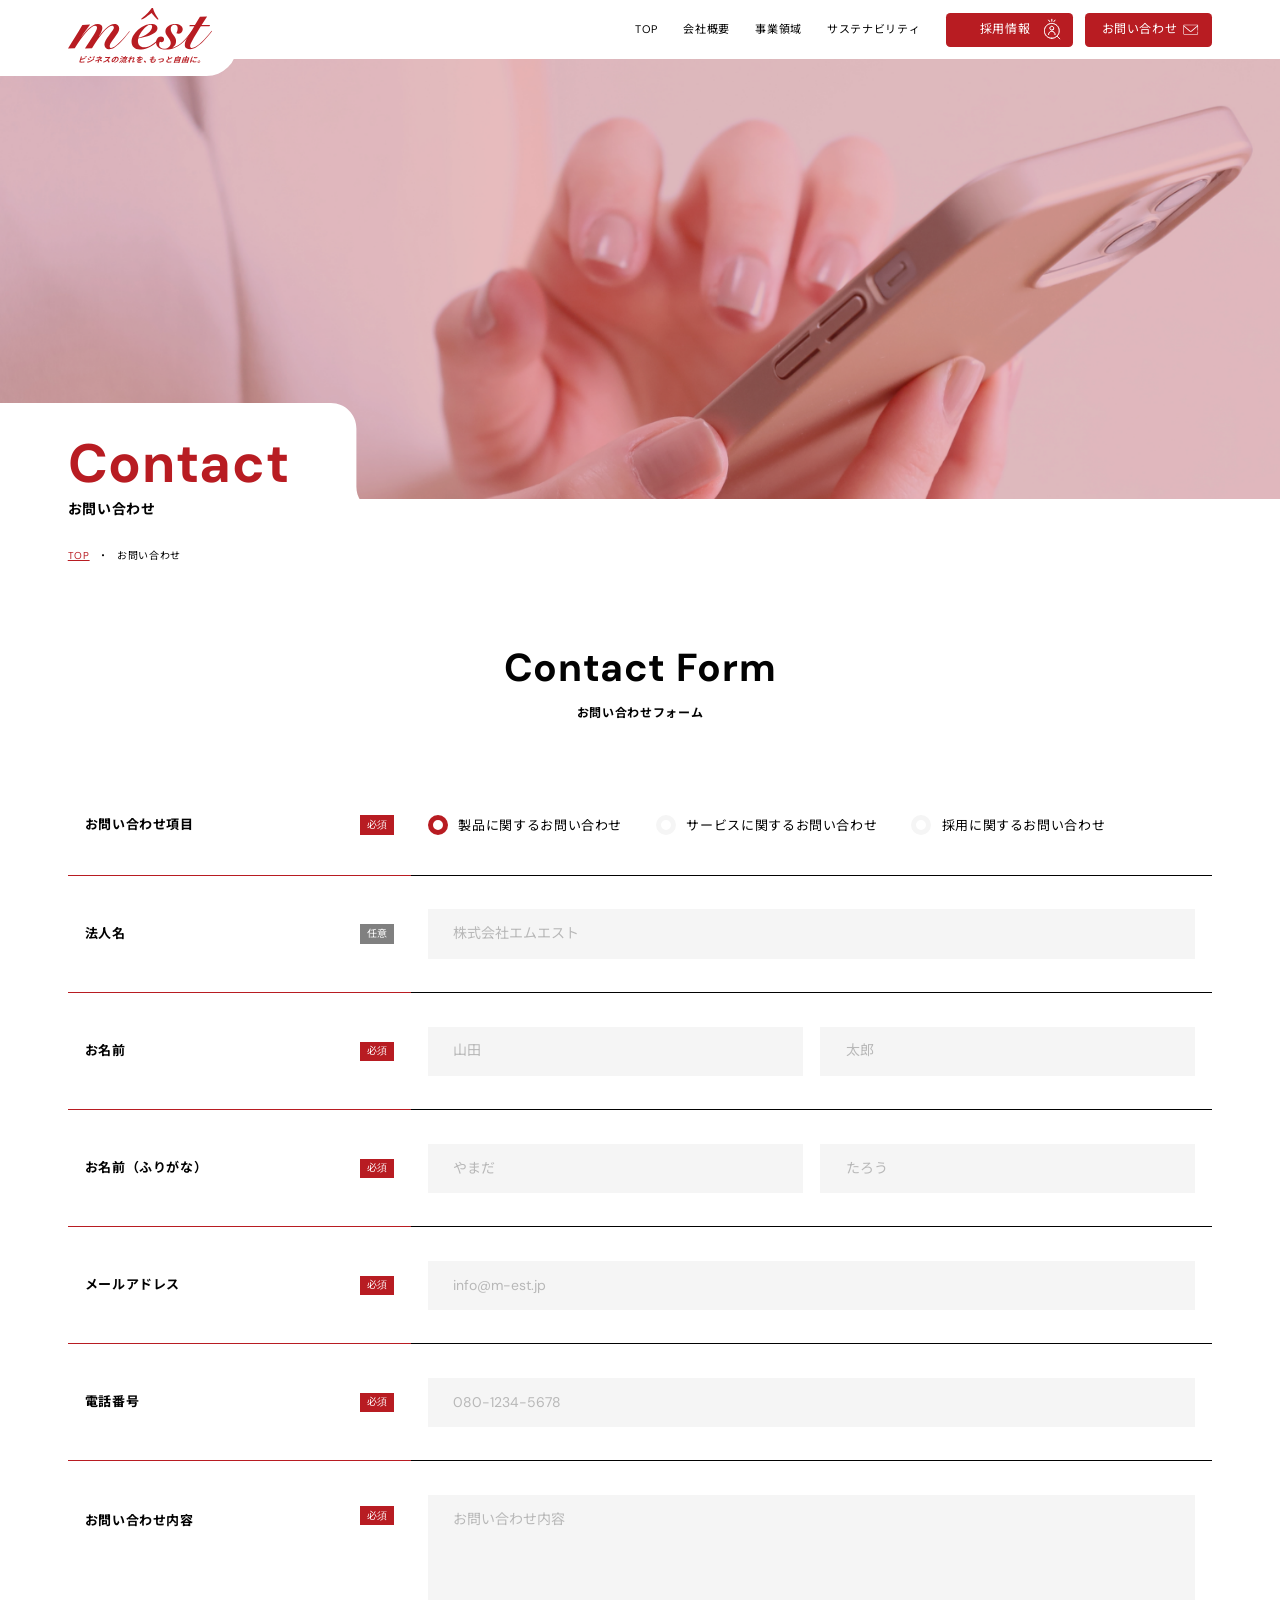
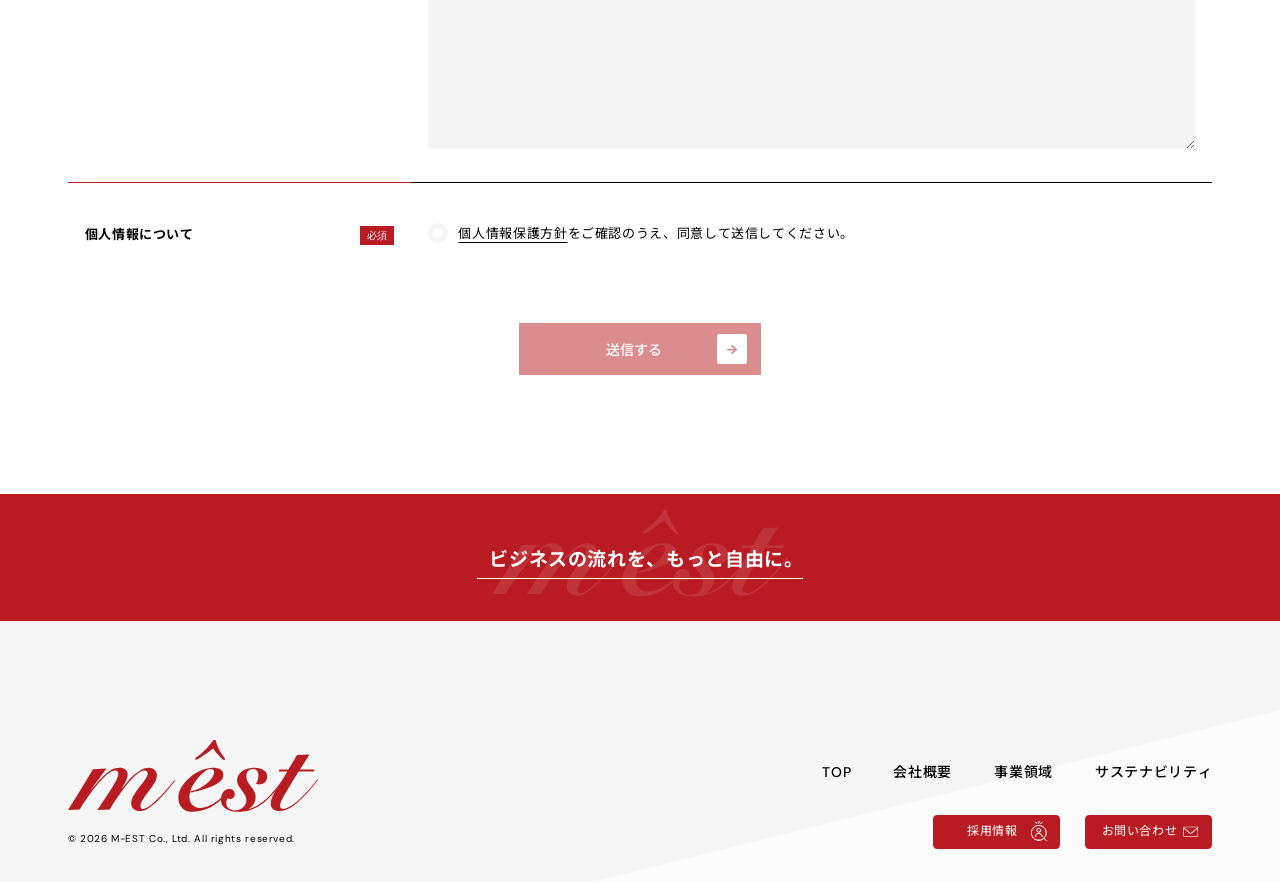
<file: contact/index.html>
<!DOCTYPE html>
<html lang="ja">

<head>
  <meta charset="UTF-8" />
  <meta name="viewport" content="width=device-width, initial-scale=1.0" />
  <title>お問い合わせ｜株式会社エムエスト｜物流から未来の「道」を創るホールディングス企業</title>
  <meta name="description"
    content="株式会社エムエストは「Goal to Smile」を企業理念に掲げる佐賀・大阪・東京を拠点とするホールディングス企業です。物流事業の革新を通じた新たな価値創造と、SDGs・社会貢献による持続可能な社会の実現を目指します" />

  <!-- favicon -->
  <link rel="icon" href="../favicon.ico" sizes="any" />

  <!-- OGP -->
  <meta property="og:type" content="website" />
  <meta property="og:title" content="お問い合わせ｜株式会社エムエスト｜物流から未来の「道」を創るホールディングス企業" />
  <meta property="og:description"
    content="株式会社エムエストは「Goal to Smile」を企業理念に掲げる佐賀・大阪・東京を拠点とするホールディングス企業です。物流事業の革新を通じた新たな価値創造と、SDGs・社会貢献による持続可能な社会の実現を目指します" />
  <meta property="og:image" content="https://m-est.jp/company/" />
  <meta property="og:url" content="https://m-est.jp/company/" />
  <meta property="og:site_name" content="株式会社エムエスト" />

  <!-- Twitter Card -->
  <meta name="twitter:card" content="summary_large_image" />
  <meta name="twitter:title" content="お問い合わせ｜株式会社エムエスト｜物流から未来の「道」を創るホールディングス企業" />
  <meta name="twitter:description"
    content="株式会社エムエストは「Goal to Smile」を企業理念に掲げる佐賀・大阪・東京を拠点とするホールディングス企業です。物流事業の革新を通じた新たな価値創造と、SDGs・社会貢献による持続可能な社会の実現を目指します" />
  <meta name="twitter:image" content="https://m-est.jp/ogp.jpg" />

  <link rel="stylesheet" href="../assets/css/style.css" />
</head>

<body>

  <header class="l-header">
    <div class="l-inner --lg">
      <div class="l-header__logo">
        <a href="../">
          <img src="../assets/images/common/logo-with-text-red.svg" alt="株式会社エムエスト">
        </a>
      </div>
      <div class="l-header__menu-button u-sp-only">
        <div class="inner">
          <div></div>
          <div></div>
        </div>
      </div>
      <div class="l-header__nav-list">
        <ul class="l-header__nav-list-text">
          <li>
            <a href="../">TOP</a>
          </li>
          <li>
            <a href="../company/">会社概要</a>
          </li>
          <li>
            <a href="../business/">事業領域</a>
          </li>
          <li>
            <a href="../sustainability/">サステナビリティ</a>
          </li>
        </ul>
        <ul class="l-header__nav-list-button">
          <li>
            <a class="c-small-button --search" href="../recruit/">採用情報</a>
          </li>
          <li>
            <a class="c-small-button --mail" href="../contact/">お問い合わせ</a>
          </li>
        </ul>
      </div>
    </div>
  </header>

  <main id="main" class="p-sub-contact subpage">

    <section class="subpage-mv">
      <div class="subpage-mv__key"></div>
      <h1 class="subpage-mv__title">
        <span class="en">Contact</span>
        <span class="jp">お問い合わせ</span>
      </h1>

      <ul class="l-bread">
        <li>
          <a href="../">TOP</a>
        </li>
        <li><span class="dot">・</span></li>
        <li>
          <span>お問い合わせ</span>
        </li>
      </ul>
    </section>

    <section class="p-sub-contact-form">
      <div class="l-inner --lg fade">
        <h2 class="c-title01 --center">
          <span class="en">Contact Form</span>
          <span class="jp">お問い合わせフォーム</span>
        </h2>

        <form action="confirm.php" method="post" class="c-table01 --form" id="js-form" novalidate>
          <div class="tr">
            <div class="th">お問い合わせ項目 <span class="require">必須</span></div>
            <div class="td">
              <div class="c-radio-group">
                <label class="c-radio">
                  <input type="radio" name="inquiry_type" value="製品に関するお問い合わせ" checked>
                  <span class="c-radio__mark"></span><span class="c-radio__text">製品に関するお問い合わせ</span>
                </label>
                <label class="c-radio">
                  <input type="radio" name="inquiry_type" value="サービスに関するお問い合わせ">
                  <span class="c-radio__mark"></span><span class="c-radio__text">サービスに関するお問い合わせ</span>
                </label>
                <label class="c-radio">
                  <input type="radio" name="inquiry_type" value="採用に関するお問い合わせ">
                  <span class="c-radio__mark"></span><span class="c-radio__text">採用に関するお問い合わせ</span>
                </label>
              </div>
            </div>
          </div>

          <div class="tr">
            <div class="th">法人名 <span class="option">任意</span></div>
            <div class="td">
              <input type="text" name="company" class="c-input" placeholder="株式会社エムエスト">
            </div>
          </div>

          <div class="tr">
            <div class="th">お名前 <span class="require">必須</span></div>
            <div class="td">
              <div class="c-input-row">
                <input type="text" name="last_name" class="c-input" placeholder="山田" required>
                <input type="text" name="first_name" class="c-input" placeholder="太郎" required>
              </div>
            </div>
          </div>

          <div class="tr">
            <div class="th">お名前（ふりがな） <span class="require">必須</span></div>
            <div class="td">
              <div class="c-input-row">
                <input type="text" name="last_kana" class="c-input" placeholder="やまだ" required>
                <input type="text" name="first_kana" class="c-input" placeholder="たろう" required>
              </div>
            </div>
          </div>

          <div class="tr">
            <div class="th">メールアドレス <span class="require">必須</span></div>
            <div class="td">
              <input type="email" name="email" class="c-input" placeholder="info@m-est.jp" required>
            </div>
          </div>

          <div class="tr">
            <div class="th">電話番号 <span class="require">必須</span></div>
            <div class="td">
              <input type="tel" name="tel" class="c-input" placeholder="080-1234-5678" required>
            </div>
          </div>

          <div class="tr">
            <div class="th --ver-top">お問い合わせ内容 <span class="require">必須</span></div>
            <div class="td">
              <textarea name="message" class="c-textarea" placeholder="お問い合わせ内容" required></textarea>
            </div>
          </div>

          <div class="tr --no-border">
            <div class="th">
              個人情報について
              <span class="require">必須</span>
            </div>
            <div class="td">
              <label class="c-checkbox">
                <input type="checkbox" name="agreement" id="js-agreement" required>
                <span class="c-checkbox__mark"></span>
                <span class="c-checkbox__text">
                  <a href="/privacy" rel="noopener noreferrer">個人情報保護方針</a>をご確認のうえ、同意して送信してください。
                </span>
              </label>
            </div>
          </div>

          <div class="p-sub-contact-form__button">
            <button type="submit" class="c-button-primary" id="js-submit" disabled>送信する</button>
          </div>
        </form>

        <div id="js-success-message" class="js-success-message">
          <h3>送信完了しました</h3>
          <p>
            お問い合わせいただき、誠にありがとうございます。<br>
            ご入力いただいたメールアドレス宛に自動確認メールを送信いたしました。<br>
            内容を確認の上、担当者より改めてご連絡させていただきます。
          </p>
          <div class="js-success-message__button">
            <a href="../" class="c-button-primary">トップページへ戻る</a>
          </div>
        </div>
      </div>
    </section>
  </main>

  <footer class="l-footer" id="footer">
    <div class="l-footer__catch">
      <p class="l-footer__catch-text">ビジネスの流れを、もっと自由に。</p>
      <div class="l-footer__catch-logo">
        <img src="../assets/images/common/logo-white.svg" alt="エムエスト">
      </div>
    </div>

    <div class="l-footer__nav">
      <div class="l-inner --lg">
        <div class="l-footer__nav-logo">
          <a href="../">
            <img src="../assets/images/common/logo-red.svg" alt="エムエスト">
          </a>
          <p class="l-footer__nav-copy u-pc-only">
            <small>© 2026 M-EST Co., Ltd. All rights reserved.</small>
          </p>
        </div>
        <div class="l-footer__nav-list">
          <ul class="l-footer__nav-text-list">
            <li>
              <a href="../">TOP</a>
            </li>
            <li>
              <a href="../company/">会社概要</a>
            </li>
            <li>
              <a href="../business/">事業領域</a>
            </li>
            <li>
              <a href="../sustainability/">サステナビリティ</a>
            </li>
          </ul>

          <ul class="l-footer__nav-button-list">
            <li>
              <a class="c-small-button --search" href="../recruit/">採用情報</a>
            </li>
            <li>
              <a class="c-small-button --mail" href="../contact/">お問い合わせ</a>
            </li>
          </ul>
        </div>
        <p class="l-footer__nav-copy u-sp-only">
          <small>© 2026 M-EST Co., Ltd. All rights reserved.</small>
        </p>
      </div>
    </div>
  </footer>

  <script src="../assets/js/swiper-bundle.js" defer></script>
  <script src="../assets/js/home.js" defer></script>
  <script src="../assets/js/animation.js" defer></script>
</body>

</html>
</file>
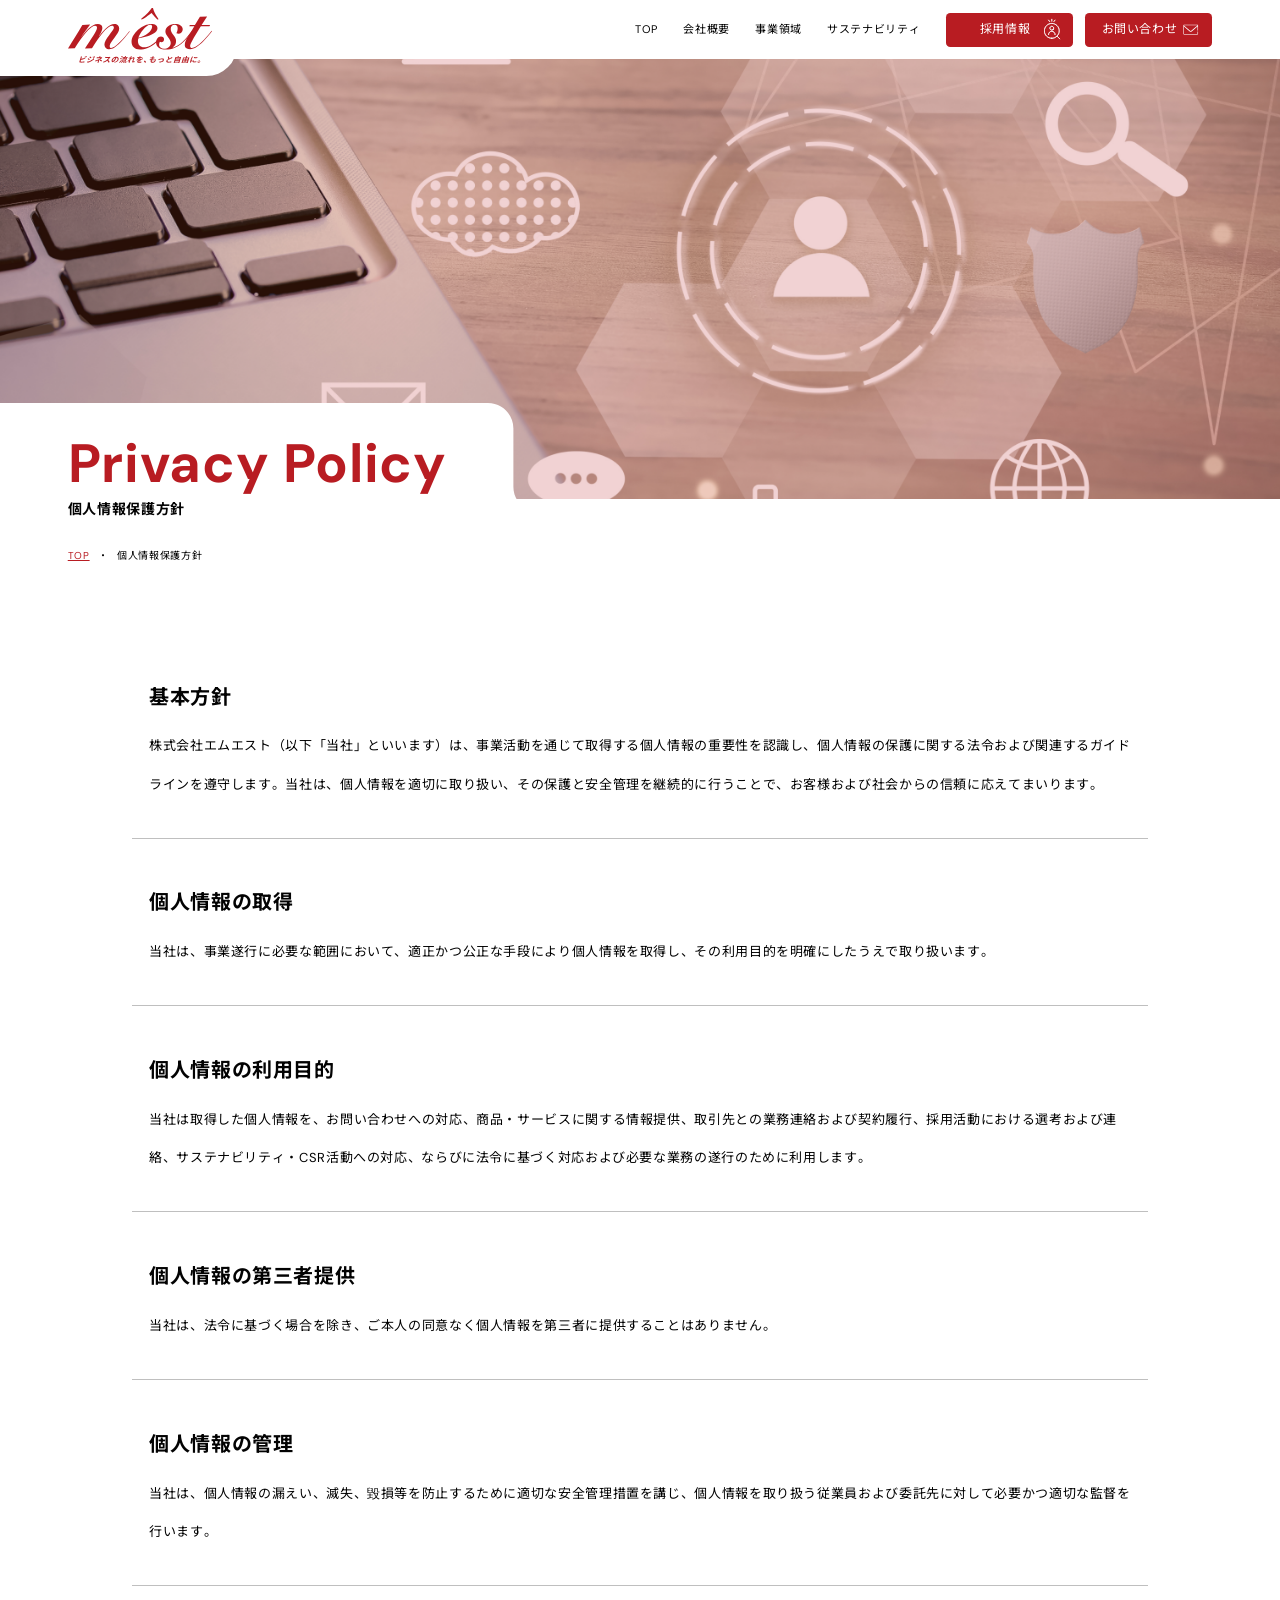
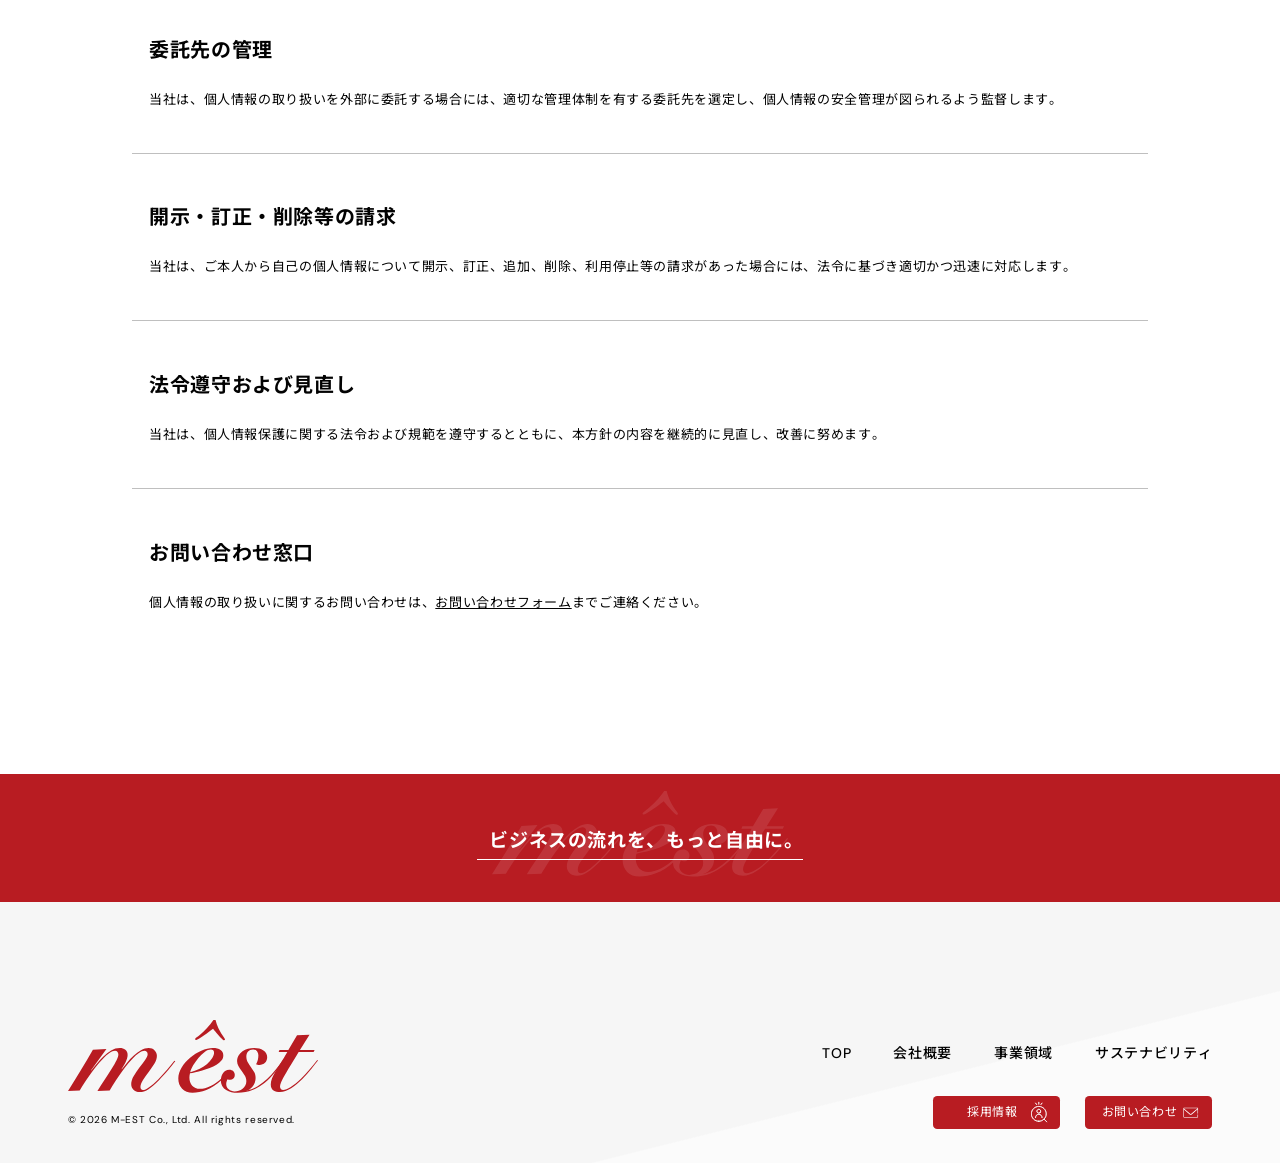
<file: privacy/index.html>
<!DOCTYPE html>
<html lang="ja">

<head>
  <meta charset="UTF-8" />
  <meta name="viewport" content="width=device-width, initial-scale=1.0" />
  <title>個人情報保護方針｜株式会社エムエスト｜物流から未来の「道」を創るホールディングス企業</title>
  <meta name="description"
    content="株式会社エムエストは「Goal to Smile」を企業理念に掲げる佐賀・大阪・東京を拠点とするホールディングス企業です。物流事業の革新を通じた新たな価値創造と、SDGs・社会貢献による持続可能な社会の実現を目指します" />

  <!-- favicon -->
  <link rel="icon" href="../favicon.ico" sizes="any" />

  <!-- OGP -->
  <meta property="og:type" content="website" />
  <meta property="og:title" content="個人情報保護方針｜株式会社エムエスト｜物流から未来の「道」を創るホールディングス企業" />
  <meta property="og:description"
    content="株式会社エムエストは「Goal to Smile」を企業理念に掲げる佐賀・大阪・東京を拠点とするホールディングス企業です。物流事業の革新を通じた新たな価値創造と、SDGs・社会貢献による持続可能な社会の実現を目指します" />
  <meta property="og:image" content="https://m-est.jp/privacy/" />
  <meta property="og:url" content="https://m-est.jp/privacy/" />
  <meta property="og:site_name" content="株式会社エムエスト" />

  <!-- Twitter Card -->
  <meta name="twitter:card" content="summary_large_image" />
  <meta name="twitter:title" content="個人情報保護方針｜株式会社エムエスト｜物流から未来の「道」を創るホールディングス企業" />
  <meta name="twitter:description"
    content="株式会社エムエストは「Goal to Smile」を企業理念に掲げる佐賀・大阪・東京を拠点とするホールディングス企業です。物流事業の革新を通じた新たな価値創造と、SDGs・社会貢献による持続可能な社会の実現を目指します" />
  <meta name="twitter:image" content="https://m-est.jp/ogp.jpg" />

  <link rel="stylesheet" href="../assets/css/style.css" />
</head>

<body>

  <header class="l-header">
    <div class="l-inner --lg">
      <div class="l-header__logo">
        <a href="../">
          <img src="../assets/images/common/logo-with-text-red.svg" alt="株式会社エムエスト">
        </a>
      </div>
      <div class="l-header__menu-button u-sp-only">
        <div class="inner">
          <div></div>
          <div></div>
        </div>
      </div>
      <div class="l-header__nav-list">
        <ul class="l-header__nav-list-text">
          <li>
            <a href="../">TOP</a>
          </li>
          <li>
            <a href="../company/">会社概要</a>
          </li>
          <li>
            <a href="../business/">事業領域</a>
          </li>
          <li>
            <a href="../sustainability/">サステナビリティ</a>
          </li>
        </ul>
        <ul class="l-header__nav-list-button">
          <li>
            <a class="c-small-button --search" href="../recruit/">採用情報</a>
          </li>
          <li>
            <a class="c-small-button --mail" href="../contact/">お問い合わせ</a>
          </li>
        </ul>
      </div>
    </div>
  </header>

  <main id="main" class="p-sub-privacy subpage">

    <section class="subpage-mv">
      <div class="subpage-mv__key"></div>
      <h1 class="subpage-mv__title">
        <span class="en">Privacy Policy</span>
        <span class="jp">個人情報保護方針</span>
      </h1>

      <ul class="l-bread">
        <li>
          <a href="../">TOP</a>
        </li>
        <li><span class="dot">・</span></li>
        <li>
          <span>個人情報保護方針</span>
        </li>
      </ul>
    </section>

    <section class="p-sub-privacy-main">
      <div class="l-inner --md fade">
        <div class="c-table02">
          <div class="tr">
            <div class="th">基本方針</div>
            <div class="td">
              株式会社エムエスト（以下「当社」といいます）は、事業活動を通じて取得する個人情報の重要性を認識し、個人情報の保護に関する法令および関連するガイドラインを遵守します。当社は、個人情報を適切に取り扱い、その保護と安全管理を継続的に行うことで、お客様および社会からの信頼に応えてまいります。
            </div>
          </div>
          <div class="tr">
            <div class="th">個人情報の取得</div>
            <div class="td">
             当社は、事業遂行に必要な範囲において、適正かつ公正な手段により個人情報を取得し、その利用目的を明確にしたうえで取り扱います。
            </div>
          </div>
          <div class="tr">
            <div class="th">個人情報の利用目的</div>
            <div class="td">
              当社は取得した個人情報を、お問い合わせへの対応、商品・サービスに関する情報提供、取引先との業務連絡および契約履行、採用活動における選考および連絡、サステナビリティ・CSR活動への対応、ならびに法令に基づく対応および必要な業務の遂行のために利用します。
            </div>
          </div>
          <div class="tr">
            <div class="th">個人情報の第三者提供</div>
            <div class="td">
              当社は、法令に基づく場合を除き、ご本人の同意なく個人情報を第三者に提供することはありません。
            </div>
          </div>
          <div class="tr">
            <div class="th">個人情報の管理</div>
            <div class="td">
              当社は、個人情報の漏えい、滅失、毀損等を防止するために適切な安全管理措置を講じ、個人情報を取り扱う従業員および委託先に対して必要かつ適切な監督を行います。
            </div>
          </div>
          <div class="tr">
            <div class="th">委託先の管理</div>
            <div class="td">
              当社は、個人情報の取り扱いを外部に委託する場合には、適切な管理体制を有する委託先を選定し、個人情報の安全管理が図られるよう監督します。
            </div>
          </div>
          <div class="tr">
            <div class="th">開示・訂正・削除等の請求</div>
            <div class="td">
              当社は、ご本人から自己の個人情報について開示、訂正、追加、削除、利用停止等の請求があった場合には、法令に基づき適切かつ迅速に対応します。
            </div>
          </div>
          <div class="tr">
            <div class="th">法令遵守および見直し</div>
            <div class="td">
              当社は、個人情報保護に関する法令および規範を遵守するとともに、本方針の内容を継続的に見直し、改善に努めます。
            </div>
          </div>
          <div class="tr">
            <div class="th">お問い合わせ窓口</div>
            <div class="td">
              個人情報の取り扱いに関するお問い合わせは、<a class="u-underline" href="../contact/" rel="noopener noreferrer">お問い合わせフォーム</a>までご連絡ください。
            </div>
          </div>
        </div>
      </div>
      </div>
    </section>
  </main>

  <footer class="l-footer" id="footer">
    <div class="l-footer__catch">
      <p class="l-footer__catch-text">ビジネスの流れを、もっと自由に。</p>
      <div class="l-footer__catch-logo">
        <img src="../assets/images/common/logo-white.svg" alt="エムエスト">
      </div>
    </div>

    <div class="l-footer__nav">
      <div class="l-inner --lg">
        <div class="l-footer__nav-logo">
          <a href="../">
            <img src="../assets/images/common/logo-red.svg" alt="エムエスト">
          </a>
          <p class="l-footer__nav-copy u-pc-only">
            <small>© 2026 M-EST Co., Ltd. All rights reserved.</small>
          </p>
        </div>
        <div class="l-footer__nav-list">
          <ul class="l-footer__nav-text-list">
            <li>
              <a href="../">TOP</a>
            </li>
            <li>
              <a href="../company/">会社概要</a>
            </li>
            <li>
              <a href="../business/">事業領域</a>
            </li>
            <li>
              <a href="../sustainability/">サステナビリティ</a>
            </li>
          </ul>

          <ul class="l-footer__nav-button-list">
            <li>
              <a class="c-small-button --search" href="../recruit/">採用情報</a>
            </li>
            <li>
              <a class="c-small-button --mail" href="../contact/">お問い合わせ</a>
            </li>
          </ul>
        </div>
        <p class="l-footer__nav-copy u-sp-only">
          <small>© 2026 M-EST Co., Ltd. All rights reserved.</small>
        </p>
      </div>
    </div>
  </footer>

  <script src="../assets/js/swiper-bundle.js" defer></script>
  <script src="../assets/js/home.js" defer></script>
  <script src="../assets/js/animation.js" defer></script>
</body>

</html>
</file>
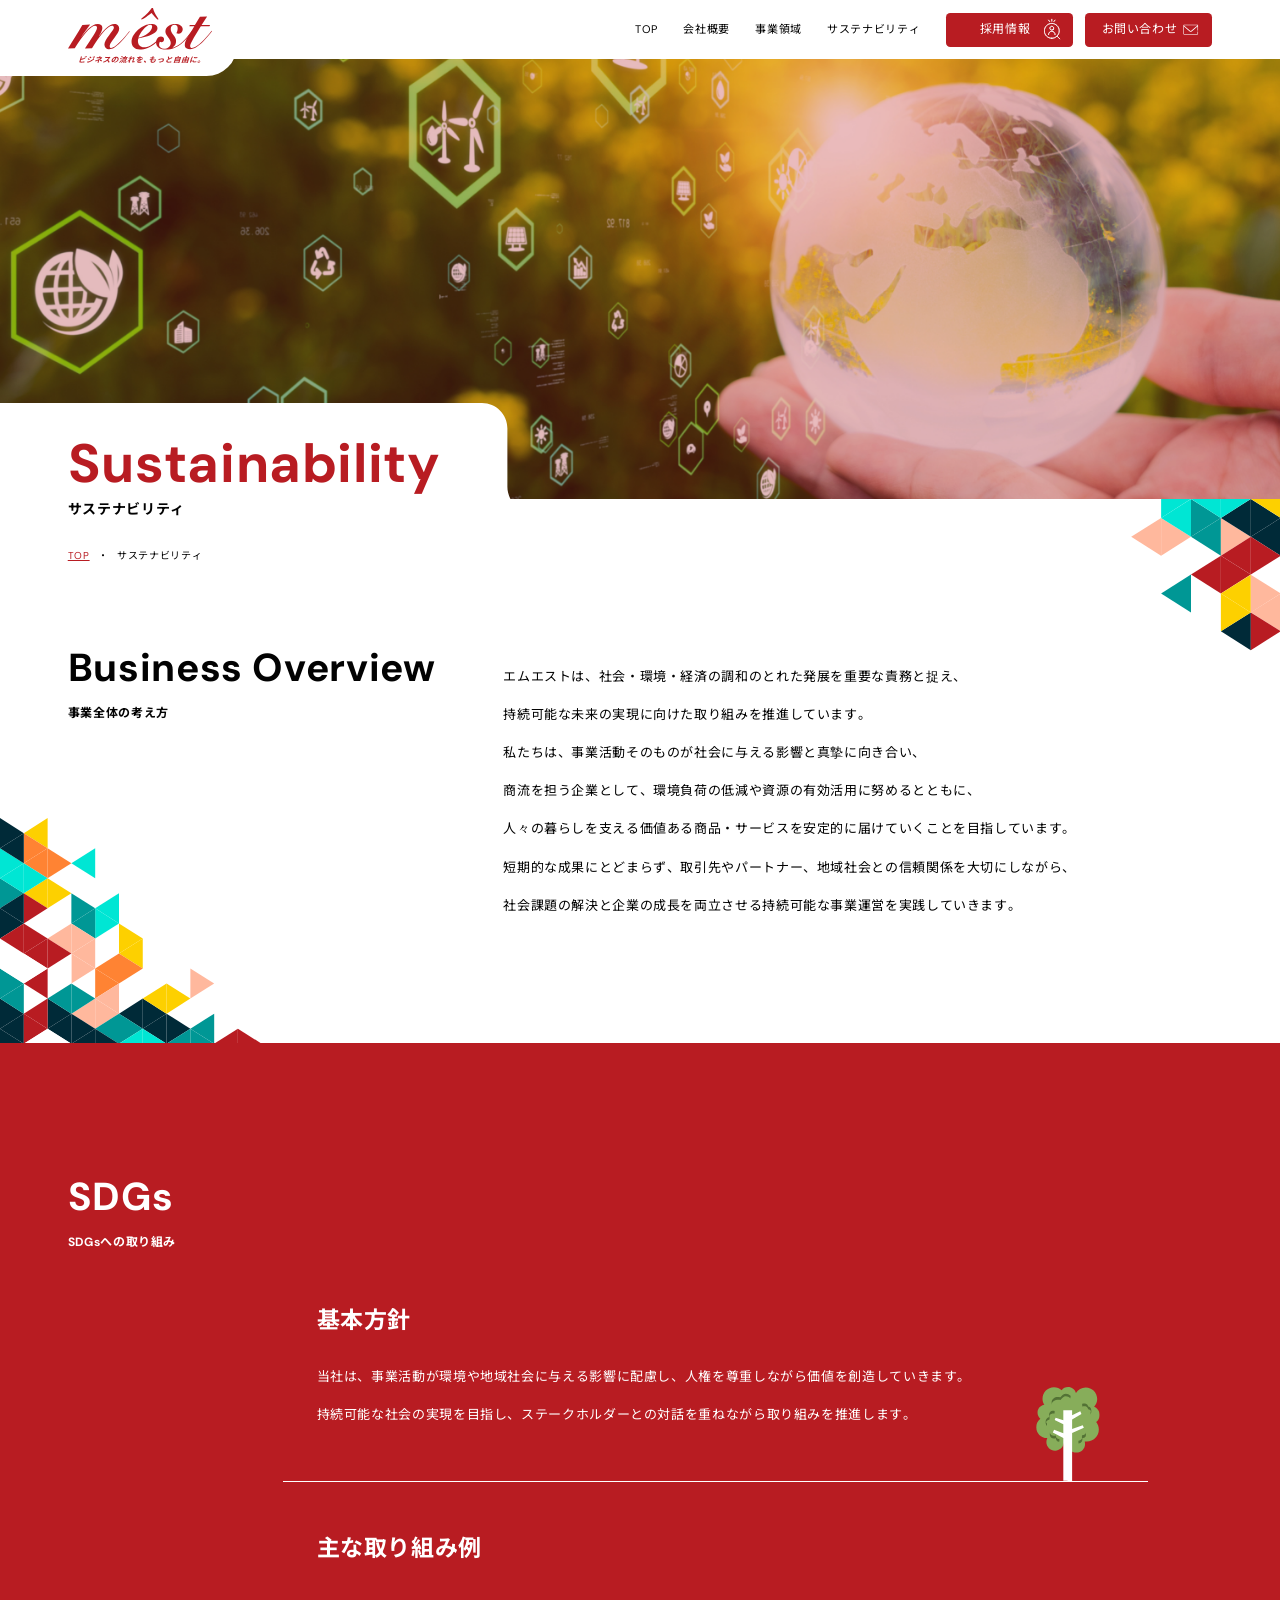
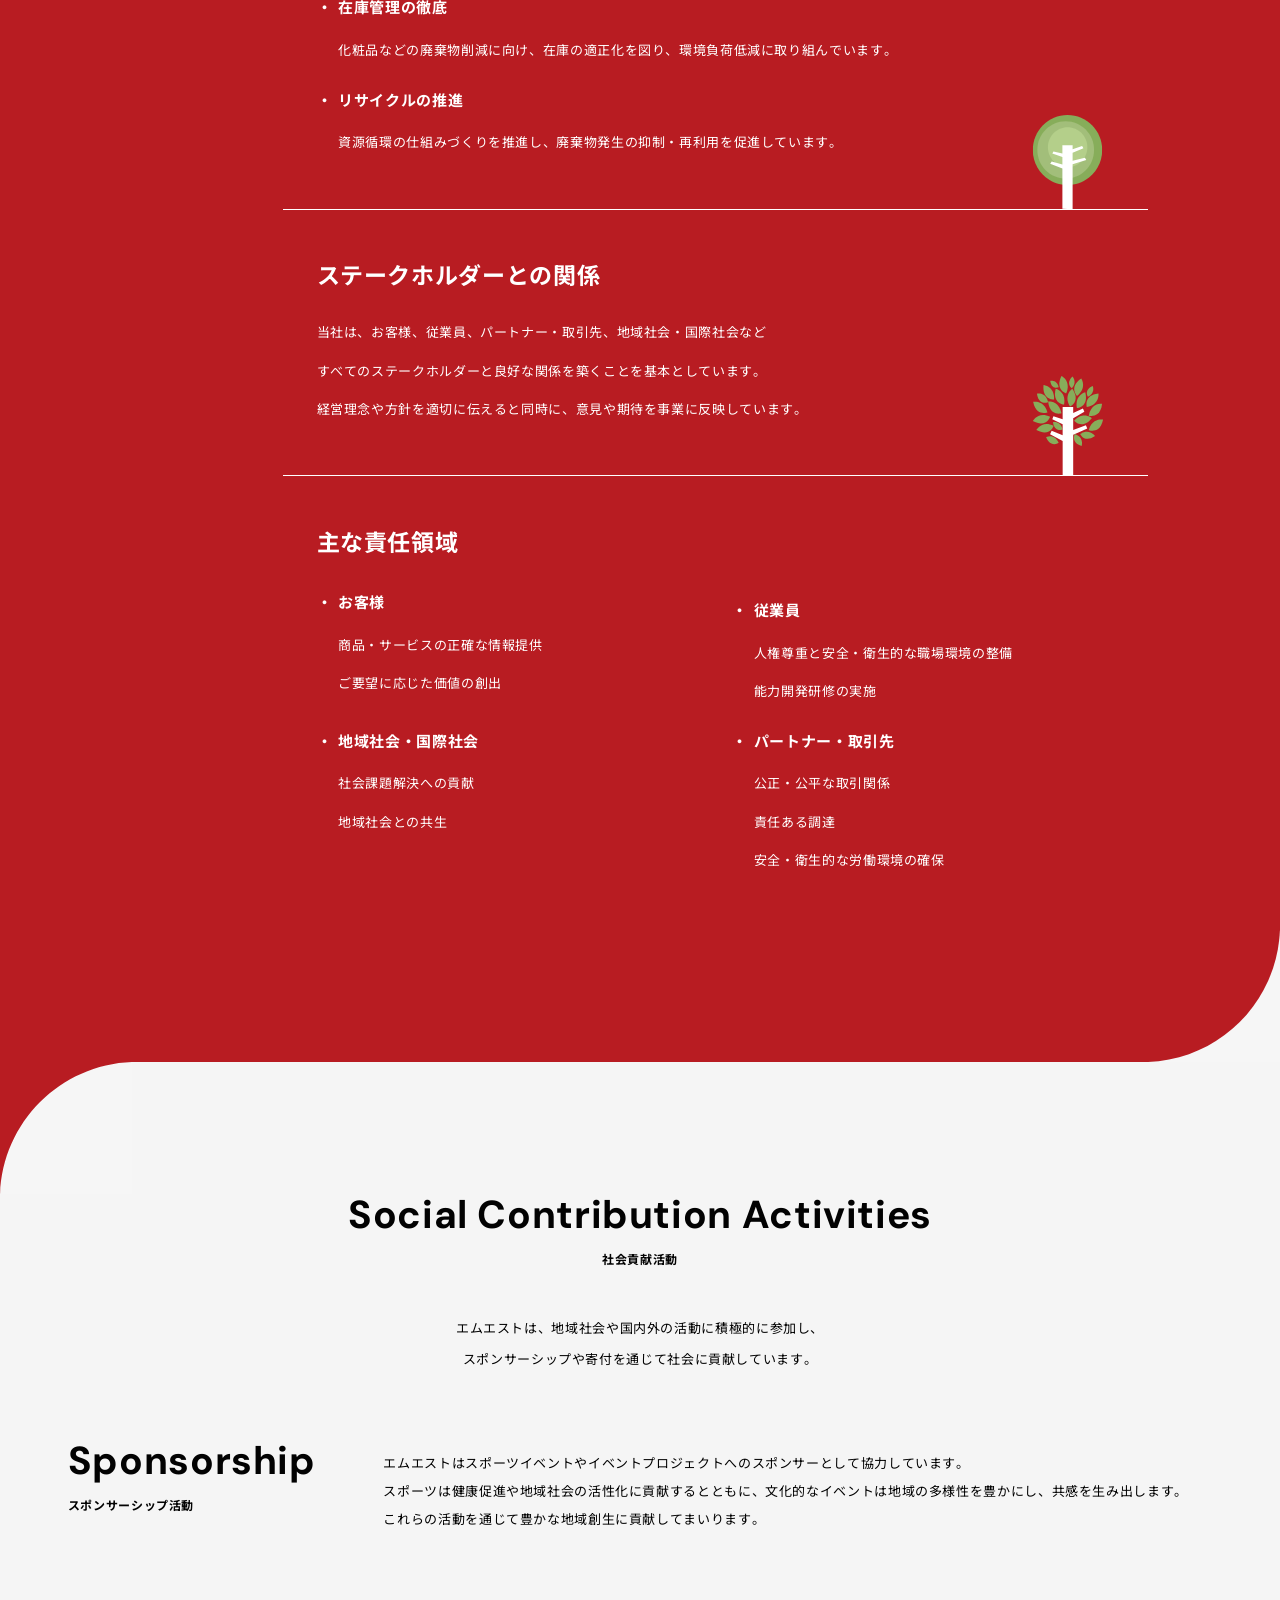
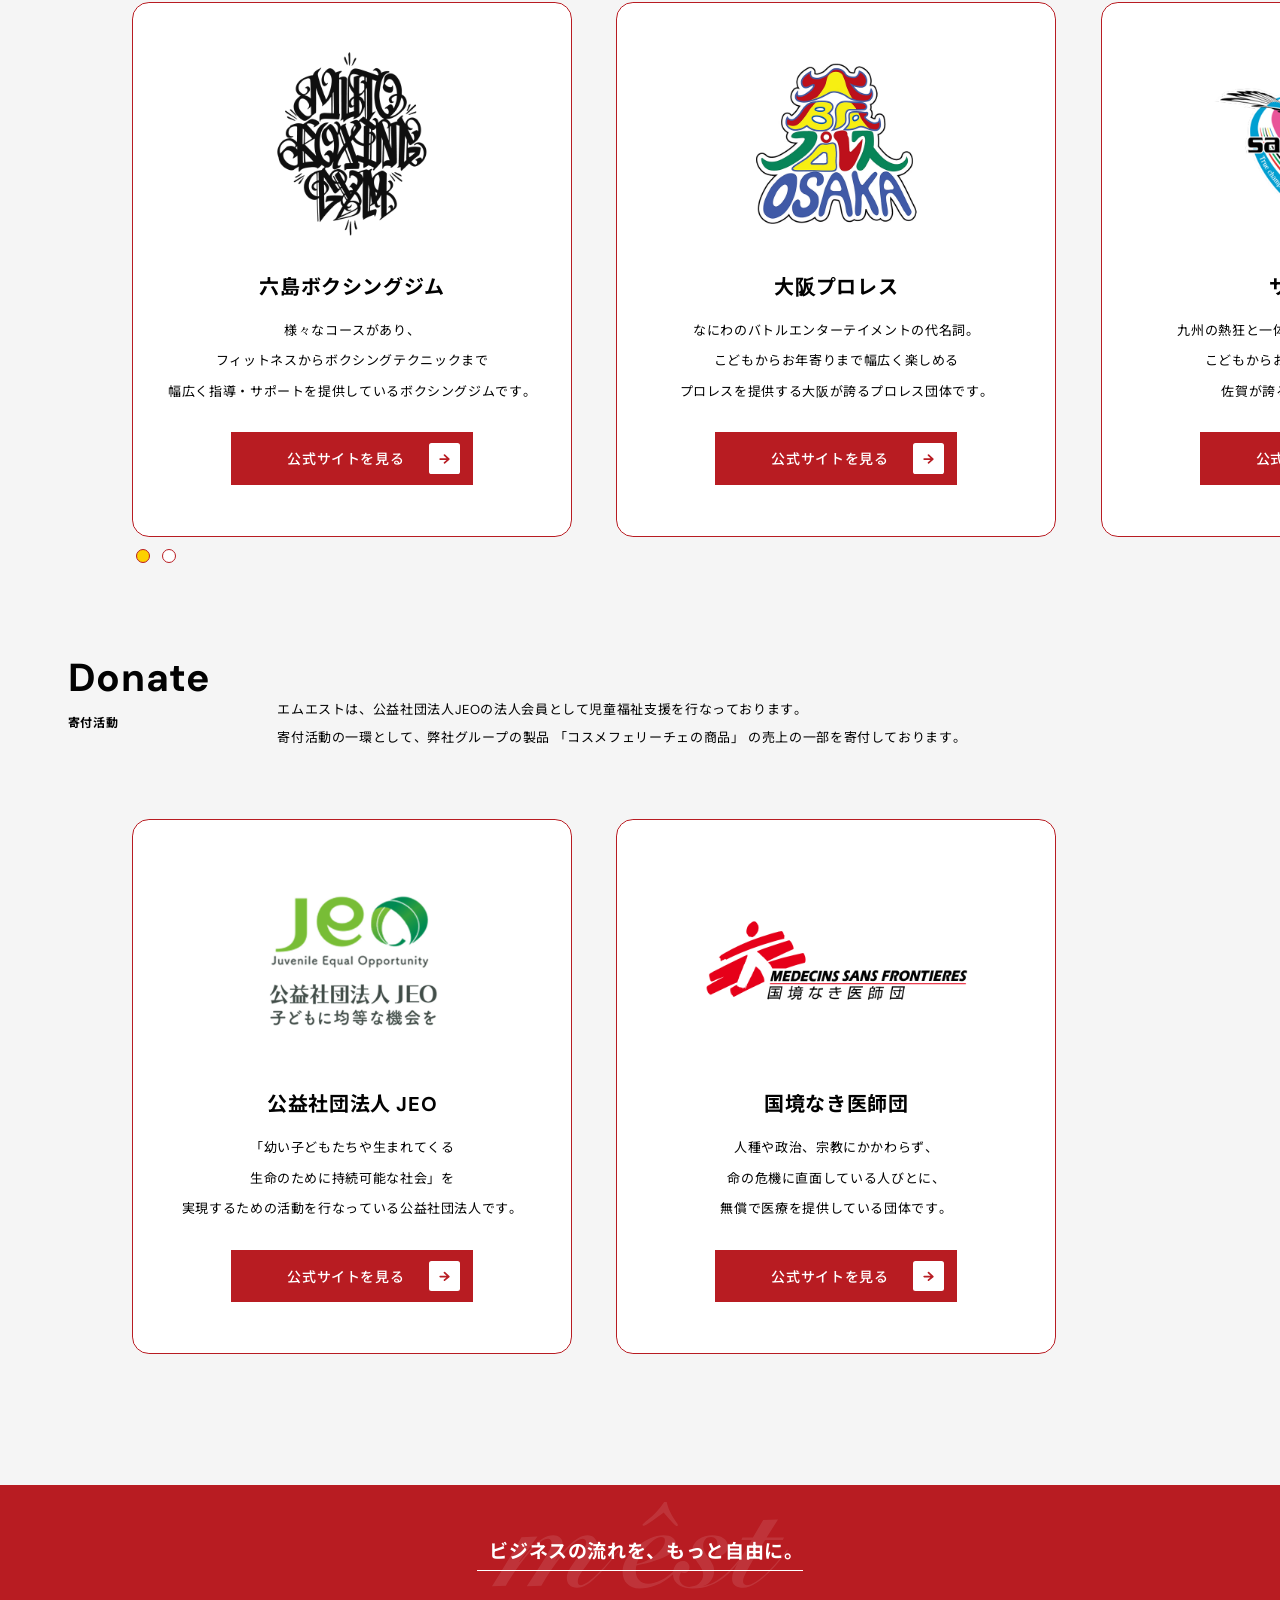
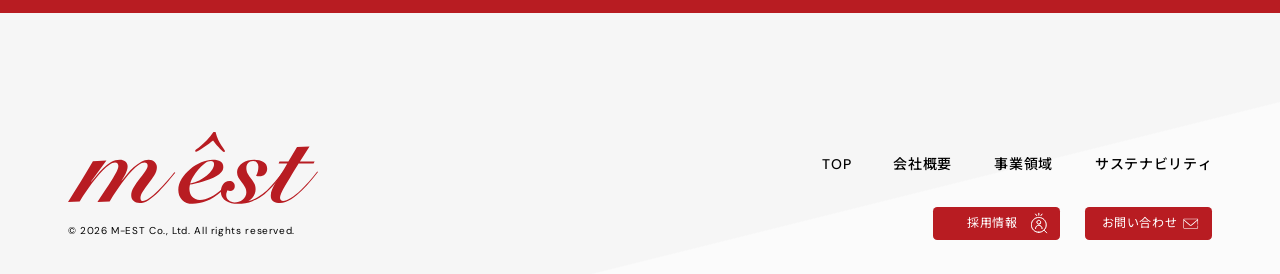
<file: sustainability/index.html>
<!DOCTYPE html>
<html lang="ja">

<head>
  <meta charset="UTF-8" />
  <meta name="viewport" content="width=device-width, initial-scale=1.0" />
  <title>サステナビリティ｜株式会社エムエスト｜物流から未来の「道」を創るホールディングス企業</title>
  <meta name="description"
    content="株式会社エムエストは「Goal to Smile」を企業理念に掲げる佐賀・大阪・東京を拠点とするホールディングス企業です。物流事業の革新を通じた新たな価値創造と、SDGs・社会貢献による持続可能な社会の実現を目指します" />

  <!-- favicon -->
  <link rel="icon" href="../favicon.ico" sizes="any" />

  <!-- OGP -->
  <meta property="og:type" content="website" />
  <meta property="og:title" content="サステナビリティ｜株式会社エムエスト｜物流から未来の「道」を創るホールディングス企業" />
  <meta property="og:description"
    content="株式会社エムエストは「Goal to Smile」を企業理念に掲げる佐賀・大阪・東京を拠点とするホールディングス企業です。物流事業の革新を通じた新たな価値創造と、SDGs・社会貢献による持続可能な社会の実現を目指します" />
  <meta property="og:image" content="https://m-est.jp/sustainability/" />
  <meta property="og:url" content="https://m-est.jp/sustainability/" />
  <meta property="og:site_name" content="株式会社エムエスト" />

  <!-- Twitter Card -->
  <meta name="twitter:card" content="summary_large_image" />
  <meta name="twitter:title" content="事業領域｜株式会社エムエスト｜物流から未来の「道」を創るホールディングス企業" />
  <meta name="twitter:description"
    content="株式会社エムエストは「Goal to Smile」を企業理念に掲げる佐賀・大阪・東京を拠点とするホールディングス企業です。物流事業の革新を通じた新たな価値創造と、SDGs・社会貢献による持続可能な社会の実現を目指します" />
  <meta name="twitter:image" content="https://m-est.jp/ogp.jpg" />

  <link rel="stylesheet" href="../assets/css/style.css" />
</head>

<body>

  <header class="l-header">
    <div class="l-inner --lg">
      <div class="l-header__logo">
        <a href="../">
          <img src="../assets/images/common/logo-with-text-red.svg" alt="株式会社エムエスト">
        </a>
      </div>
      <div class="l-header__menu-button u-sp-only">
        <div class="inner">
          <div></div>
          <div></div>
        </div>
      </div>
      <div class="l-header__nav-list">
        <ul class="l-header__nav-list-text">
          <li>
            <a href="../">TOP</a>
          </li>
          <li>
            <a href="../company/">会社概要</a>
          </li>
          <li>
            <a href="../business/">事業領域</a>
          </li>
          <li>
            <a href="../sustainability/">サステナビリティ</a>
          </li>
        </ul>
        <ul class="l-header__nav-list-button">
          <li>
            <a class="c-small-button --search" href="../recruit/">採用情報</a>
          </li>
          <li>
            <a class="c-small-button --mail" href="../contact/">お問い合わせ</a>
          </li>
        </ul>
      </div>
    </div>
  </header>

  <main id="main" class="p-sub-sustainability subpage">

    <section class="subpage-mv">
      <div class="subpage-mv__key"></div>
      <h1 class="subpage-mv__title">
        <span class="en">Sustainability</span>
        <span class="jp">サステナビリティ</span>
      </h1>

      <ul class="l-bread">
        <li>
          <a href="../">TOP</a>
        </li>
        <li><span class="dot">・</span></li>
        <li>
          <span>サステナビリティ</span>
        </li>
      </ul>
    </section>

    <section class="p-sub-sustainability-intro">
      <div class="l-inner --lg fade">
        <div class="c-title-two-row">
          <h2 class="c-title01">
            <span class="en">Business Overview</span>
            <span class="jp">事業全体の考え方</span>
          </h2>
          <p class="c-description01">
            エムエストは、社会・環境・経済の調和のとれた発展を重要な責務と捉え、<br class="u-pc-only">
            持続可能な未来の実現に向けた取り組みを推進しています。<br>
            私たちは、事業活動そのものが社会に与える影響と真摯に向き合い、<br class="u-pc-only">
            商流を担う企業として、環境負荷の低減や資源の有効活用に努めるとともに、<br class="u-pc-only">
            人々の暮らしを支える価値ある商品・サービスを安定的に届けていくことを目指しています。<br>
            短期的な成果にとどまらず、取引先やパートナー、地域社会との信頼関係を大切にしながら、<br class="u-pc-only">
            社会課題の解決と企業の成長を両立させる持続可能な事業運営を実践していきます。
          </p>
        </div>
      </div>
    </section>

    <section class="p-sub-sustainability-sdgs u-red-bg-deco">
      <div class="l-inner --lg fade">
        <div class="c-title-two-row">
          <h2 class="c-title01 --white">
            <span class="en">SDGs</span>
            <span class="jp">SDGsへの取り組み</span>
          </h2>
        </div>

        <ul class="p-sub-sustainability-sdgs__list">
          <li class="p-sub-sustainability-sdgs__item --tree">
            <p class="p-sub-sustainability-sdgs__item-title">
              基本方針
            </p>
            <p class="p-sub-sustainability-sdgs__item-description">
              当社は、事業活動が環境や地域社会に与える影響に配慮し、人権を尊重しながら価値を創造していきます。<br>
              持続可能な社会の実現を目指し、ステークホルダーとの対話を重ねながら取り組みを推進します。
            </p>
            <div class="p-sub-sustainability-sdgs__item-img">
              <img src="../assets/images/sustainability/tree-illust01.svg" alt="">
            </div>
          </li>

          <li class="p-sub-sustainability-sdgs__item --tree">
            <p class="p-sub-sustainability-sdgs__item-title">
              主な取り組み例
            </p>
            <div class="p-sub-sustainability-sdgs__child-list">
              <div class="p-sub-sustainability-sdgs__child-item">
                <p class="p-sub-sustainability-sdgs__child-title">
                  在庫管理の徹底
                </p>
                <p class="p-sub-sustainability-sdgs__child-description">
                  化粧品などの廃棄物削減に向け、在庫の適正化を図り、環境負荷低減に取り組んでいます。
                </p>
              </div>
              <div class="p-sub-sustainability-sdgs__child-item">
                <p class="p-sub-sustainability-sdgs__child-title">
                  リサイクルの推進
                </p>
                <p class="p-sub-sustainability-sdgs__child-description">
                  資源循環の仕組みづくりを推進し、廃棄物発生の抑制・再利用を促進しています。
                </p>
              </div>
            </div>
            <div class="p-sub-sustainability-sdgs__item-img">
              <img src="../assets/images/sustainability/tree-illust02.svg" alt="">
            </div>
          </li>

          <li class="p-sub-sustainability-sdgs__item --tree">
            <p class="p-sub-sustainability-sdgs__item-title">
              ステークホルダーとの関係
            </p>
            <p class="p-sub-sustainability-sdgs__item-description">
              当社は、お客様、従業員、パートナー・取引先、地域社会・国際社会など<br>
              すべてのステークホルダーと良好な関係を築くことを基本としています。<br>
              経営理念や方針を適切に伝えると同時に、意見や期待を事業に反映しています。
            </p>
            <div class="p-sub-sustainability-sdgs__item-img">
              <img src="../assets/images/sustainability/tree-illust03.svg" alt="">
            </div>
          </li>

          <li class="p-sub-sustainability-sdgs__item --tree">
            <p class="p-sub-sustainability-sdgs__item-title">
              主な責任領域
            </p>
            <div class="p-sub-sustainability-sdgs__child-list --two-row">
              <div class="p-sub-sustainability-sdgs__child-item">
                <p class="p-sub-sustainability-sdgs__child-title">
                  お客様
                </p>
                <p class="p-sub-sustainability-sdgs__child-description">
                  商品・サービスの正確な情報提供<br>
                  ご要望に応じた価値の創出
                </p>
              </div>
              <div class="p-sub-sustainability-sdgs__child-item">
                <p class="p-sub-sustainability-sdgs__child-title">
                  従業員
                </p>
                <p class="p-sub-sustainability-sdgs__child-description">
                  人権尊重と安全・衛生的な職場環境の整備<br>
                  能力開発研修の実施
                </p>
              </div>
              <div class="p-sub-sustainability-sdgs__child-item">
                <p class="p-sub-sustainability-sdgs__child-title">
                  地域社会・国際社会
                </p>
                <p class="p-sub-sustainability-sdgs__child-description">
                  社会課題解決への貢献<br>
                  地域社会との共生
                </p>
              </div>
              <div class="p-sub-sustainability-sdgs__child-item">
                <p class="p-sub-sustainability-sdgs__child-title">
                  パートナー・取引先
                </p>
                <p class="p-sub-sustainability-sdgs__child-description">
                  公正・公平な取引関係<br>
                  責任ある調達<br>
                  安全・衛生的な労働環境の確保
                </p>
              </div>
            </div>
          </li>
        </ul>

      </div>
    </section>

    <section class="p-sub-sustainability-social u-gray-bg-deco">
      <h2 class="c-title01 --center fade">
        <span class="en">Social Contribution Activities</span>
        <span class="jp">社会貢献活動</span>
      </h2>

      <p class="c-description01 --center fade">
        エムエストは、地域社会や国内外の活動に積極的に参加し、<br class="u-pc-only">スポンサーシップや寄付を通じて社会に貢献しています。
      </p>

      <ul class="p-sub-sustainability-social__list fade">
        <li>
          <div class="l-inner --lg">
            <div class="c-title-two-row">
              <h2 class="c-title01">
                <span class="en">Sponsorship</span>
                <span class="jp">スポンサーシップ活動</span>
              </h2>
              <p class="c-description01">
                エムエストはスポーツイベントやイベントプロジェクトへのスポンサーとして協力しています。<br>
                スポーツは健康促進や地域社会の活性化に貢献するとともに、文化的なイベントは地域の多様性を豊かにし、共感を生み出します。<br>
                これらの活動を通じて豊かな地域創生に貢献してまいります。
              </p>
            </div>
          </div>
          <div class="swiper l-slider-container">
            <ul class="swiper-wrapper l-slider">
              <li class="swiper-slide">
                <div class="l-slider__img">
                  <img src="../assets/images/sustainability/mutou-logo.png" alt="六島ボクシングジム">
                </div>
                <h3 class="l-slider__title">六島ボクシングジム</h3>
                <p class="l-slider__description">
                  様々なコースがあり、<br class="u-pc-only">フィットネスからボクシングテクニックまで<br class="u-pc-only">幅広く指導・サポートを提供しているボクシングジムです。
                </p>
                <div class="p-sub-sustainability-social__button">
                  <a href="https://610gym.com/" class="c-button-primary" target="_blank">公式サイトを見る</a>
                </div>
              </li>

              <li class="swiper-slide">
                <div class="l-slider__img">
                  <img src="../assets/images/sustainability/osaka-logo.png" alt="大阪プロレス">
                </div>
                <h3 class="l-slider__title">大阪プロレス</h3>
                <p class="l-slider__description">
                  なにわのバトルエンターテイメントの代名詞。<br class="u-pc-only">こどもからお年寄りまで幅広く楽しめる<br class="u-pc-only">プロレスを提供する大阪が誇るプロレス団体です。
                </p>
                <div class="p-sub-sustainability-social__button">
                  <a href="https://www.osakaprowres.com/" class="c-button-primary" target="_blank">公式サイトを見る</a>
                </div>
              </li>

              <li class="swiper-slide">
                <div class="l-slider__img">
                  <img src="../assets/images/sustainability/sagan-logo.png" alt="サガン鳥栖">
                </div>
                <h3 class="l-slider__title">サガン鳥栖</h3>
                <p class="l-slider__description">
                  九州の熱狂と一体になるフットボールの象徴。<br class="u-pc-only">こどもからお年寄りまで幅広く楽しめ<br class="u-pc-only">佐賀が誇るJリーグクラブです。
                </p>
                <div class="p-sub-sustainability-social__button">
                  <a href="https://www.osakaprowres.com/" class="c-button-primary" target="_blank">公式サイトを見る</a>
                </div>
              </li>
            </ul>
            <div class="swiper-pagination l-slider__pagenation"></div>
          </div>
        </li>

        <li>
          <div class="l-inner --lg">
            <div class="c-title-two-row">
              <h2 class="c-title01">
                <span class="en">Donate</span>
                <span class="jp">寄付活動</span>
              </h2>
              <p class="c-description01">
                エムエストは、公益社団法人JEOの法人会員として児童福祉支援を行なっております。<br>
                寄付活動の一環として、弊社グループの製品 「コスメフェリーチェの商品」 の売上の一部を寄付しております。
              </p>
            </div>
          </div>
          <div class="swiper l-slider-container">
            <ul class="swiper-wrapper l-slider">
              <li class="swiper-slide">
                <div class="l-slider__img">
                  <img src="../assets/images/sustainability/jeo-logo.png" alt="公益社団法人 JEO">
                </div>
                <h3 class="l-slider__title">公益社団法人 JEO</h3>
                <p class="l-slider__description">
                  「幼い子どもたちや生まれてくる<br class="u-pc-only">生命のために持続可能な社会」を<br class="u-pc-only">実現するための活動を行なっている公益社団法人です。
                </p>
                <div class="p-sub-sustainability-social__button">
                  <a href="https://www.jeo.or.jp/" class="c-button-primary" target="_blank">公式サイトを見る</a>
                </div>
              </li>

              <li class="swiper-slide">
                <div class="l-slider__img">
                  <img src="../assets/images/sustainability/ishidan-logo.png" alt="国境なき医師団">
                </div>
                <h3 class="l-slider__title">国境なき医師団</h3>
                <p class="l-slider__description">
                  人種や政治、宗教にかかわらず、<br class="u-pc-only">命の危機に直面している人びとに、<br class="u-pc-only">無償で医療を提供している団体です。
                </p>
                <div class="p-sub-sustainability-social__button">
                  <a href="https://www.msf.or.jp/" class="c-button-primary" target="_blank">公式サイトを見る</a>
                </div>
              </li>
            </ul>
            <div class="swiper-pagination l-slider__pagenation"></div>
          </div>
        </li>
      </ul>
    </section>
  </main>

  <footer class="l-footer" id="footer">
    <div class="l-footer__catch">
      <p class="l-footer__catch-text">ビジネスの流れを、もっと自由に。</p>
      <div class="l-footer__catch-logo">
        <img src="../assets/images/common/logo-white.svg" alt="エムエスト">
      </div>
    </div>

    <div class="l-footer__nav">
      <div class="l-inner --lg">
        <div class="l-footer__nav-logo">
          <a href="../">
            <img src="../assets/images/common/logo-red.svg" alt="エムエスト">
          </a>
          <p class="l-footer__nav-copy u-pc-only">
            <small>© 2026 M-EST Co., Ltd. All rights reserved.</small>
          </p>
        </div>
        <div class="l-footer__nav-list">
          <ul class="l-footer__nav-text-list">
            <li>
              <a href="../">TOP</a>
            </li>
            <li>
              <a href="../company/">会社概要</a>
            </li>
            <li>
              <a href="../business/">事業領域</a>
            </li>
            <li>
              <a href="../sustainability/">サステナビリティ</a>
            </li>
          </ul>

          <ul class="l-footer__nav-button-list">
            <li>
              <a class="c-small-button --search" href="../recruit/">採用情報</a>
            </li>
            <li>
              <a class="c-small-button --mail" href="../contact/">お問い合わせ</a>
            </li>
          </ul>
        </div>
        <p class="l-footer__nav-copy u-sp-only">
          <small>© 2026 M-EST Co., Ltd. All rights reserved.</small>
        </p>
      </div>
    </div>
  </footer>

  <script src="../assets/js/swiper-bundle.js" defer></script>
  <script src="../assets/js/home.js" defer></script>
  <script src="../assets/js/animation.js" defer></script>
</body>

</html>
</file>
<file: assets/css/style.css>
@charset "UTF-8";
/* ==========================================================================
   Variables - プロジェクト全体で使う変数を管理
   ========================================================================== */
/* 基本のカラーパレット（色ベース） */
/* グラデーション */
/* 透過バージョン（rgba を使う） */
/* 基本フォント */
/* フォントウェイト */
/* フォントサイズ */
/* 行間 */
/* スペーシング */
/* コンテナの最大幅 */
/* transition */
/* ゼロを統一するためのユーティリティ */
/* =====================================================================
   mixins.scss – 共通ユーティリティ（PC / SP を 1 回で出力）
   ===================================================================== */
/* ---------------------------------------------------------------------
   単位変換ヘルパ
   ------------------------------------------------------------------ */
/* ---------------------------------------------------------------------
   基本関数 – px → vw 変換
   ------------------------------------------------------------------ */
/* ---------------------------------------------------------------------
   メディアクエリ
   ------------------------------------------------------------------ */
/* ---------------------------------------------------------------------
   汎用レスポンシブ宣言（プロパティ1本を PC/SP 同時出力）
   修正版：null が渡された場合は出力しない + !important対応
   ------------------------------------------------------------------ */
/* =====================================================================
   ショートカット – 幅・高さ
   ===================================================================== */
/* =====================================================================
   マージン・パディング (!important対応版)
   ===================================================================== */
/* =====================================================================
   フォント・角丸・位置
   ===================================================================== */
/* =====================================================================
   ボーダー（幅は vw 変換／style・color は共通）
   ===================================================================== */
/* 幅・スタイル・色をまとめて指定（全辺） */
/* 各辺ごとの指定 */
/* 既存のスタイル/色を維持して「幅だけ」vwで変えたい場合 */
/* 軸別（上下=Y、左右=X） */
/* ---------------------------------------------------------------------
   使用例
   ------------------------------------------------------------------ */
/*
.card {
  @include border-vw(2, 1, solid, rgba(0,0,0,.1)); // PC:2px / SP:1px
  @include border-radius-vw(12, 8);
}

.list__item {
  @include border-bottom-vw(1, 1, dashed, #ccc);
}

.badge {
  // 既存の border-color/border-style を保持しつつ幅だけ変更
  border: solid currentColor; // 初期化
  @include border-width-vw(2, 1);
}
*/
/* =====================================================================
   変形 / 影
   ===================================================================== */
/* =====================================================================
   固定グラデーション – テキスト
   ===================================================================== */
/* ---------------------------------------------------------------------
   使用例（コピーして使う）
   ------------------------------------------------------------------ */
/*
.example-heading {
  @include gradient-text;     // 固定グラデをテキストに適用
  @include font-vw(28, 18);   // フォントサイズ：PC 28px / SP 18px
}
*/
/* ==========================================================================
   Perfect Reset CSS - Combination of Eric Meyer Reset, Normalize.css, 
   and additional modern best practices.
   ========================================================================== */
/* 基本リセット (Eric Meyer Reset) */
html,
body {
  margin: 0;
  padding: 0;
  border: 0;
  font-size: 100%;
  font: inherit;
  vertical-align: baseline;
  line-height: 1.8;
  color: #020202;
  letter-spacing: 0.05em;
  font-weight: 400;
  font-family: "DM Sans", "Noto Sans JP", sans-serif;
  -webkit-text-size-adjust: 100%;
  -moz-text-size-adjust: 100%;
  -ms-text-size-adjust: 100%;
  scroll-behavior: smooth;
  color: #020202;
  font-size: 0.9920634921vw;
}
@media (max-width: 768px) {
  html,
  body {
    font-size: 4vw;
  }
}

div,
span,
applet,
object,
iframe,
h1,
h2,
h3,
h4,
h5,
h6,
p,
blockquote,
pre,
a,
abbr,
acronym,
address,
big,
cite,
code,
del,
dfn,
em,
img,
ins,
kbd,
q,
s,
samp,
small,
strike,
strong,
sub,
sup,
tt,
var,
b,
u,
i,
center,
dl,
dt,
dd,
ol,
ul,
li,
fieldset,
form,
label,
legend,
table,
caption,
tbody,
tfoot,
thead,
tr,
th,
td,
article,
aside,
canvas,
details,
embed,
figure,
figcaption,
footer,
header,
hgroup,
menu,
nav,
output,
ruby,
section,
summary,
time,
mark,
audio,
video {
  margin: 0;
  padding: 0;
  border: 0;
  font-size: 100%;
  font: inherit;
  vertical-align: baseline;
}

/* Box-sizing を標準化 */
*,
*::before,
*::after {
  box-sizing: border-box;
}

/* HTML5 の要素を display: block に設定 */
article,
aside,
details,
figcaption,
figure,
footer,
header,
hgroup,
menu,
nav,
section {
  display: block;
}

/* リンクの標準化 */
a, button {
  text-decoration: none;
  background-color: transparent;
  color: inherit;
  transition: 0.25s cubic-bezier(0.39, 0.575, 0.565, 1);
}

@media (min-width: 769px) {
  button:hover,
  button:focus,
  a:hover,
  a:focus {
    outline: none;
    opacity: 0.7;
  }
}

/* 画像のリセット */
img {
  max-width: 100%;
  width: 100%;
  height: auto;
  vertical-align: middle;
  border-style: none;
}

/* フォーム要素の標準化 */
button,
input,
select,
textarea {
  font-family: inherit;
  font-size: 100%;
  line-height: 1.15;
  margin: 0;
  border: none;
  background: none;
  padding: 0;
  -webkit-appearance: none;
     -moz-appearance: none;
          appearance: none;
}

/* ボタンのデフォルトスタイル */
button {
  cursor: pointer;
}

button:disabled {
  cursor: default;
}

/* リストの標準化 */
ul,
ol {
  list-style: none;
}

/* テキストのリセット */
strong,
b {
  font-weight: bold;
}

em,
i {
  font-style: italic;
}

/* テーブルの標準化 */
table {
  border-collapse: collapse;
  border-spacing: 0;
  width: 100%;
}

/* フォーム要素のリセット */
input,
button,
textarea,
select {
  outline: none;
}

textarea {
  resize: vertical;
}

input::-moz-placeholder, textarea::-moz-placeholder {
  color: #999;
  opacity: 1;
}

input::placeholder,
textarea::placeholder {
  color: #999;
  opacity: 1;
}

/* フォーカス時のスタイルを強調（アクセシビリティ） */
:focus {
  outline: none;
}

/*
  ¥hidden 属性を適切に処理 */
[hidden] {
  display: none;
}

main {
  overflow-x: hidden;
}

section {
  position: relative;
}

body {
  background-color: #F6F6F6;
}

/* ==========================================================================
   Fonts - Web フォントの定義 (DM Sans / Noto Sans JP)
   ========================================================================== */
/* ------------------------------
   DM Sans
------------------------------ */
@font-face {
  font-family: "DM Sans";
  src: url("../../assets/fonts/DMSans-Regular.woff") format("woff");
  font-weight: 400;
  font-style: normal;
  font-display: swap;
}
@font-face {
  font-family: "DM Sans";
  src: url("../../assets/fonts/DMSans-Medium.woff") format("woff");
  font-weight: 500;
  font-style: normal;
  font-display: swap;
}
@font-face {
  font-family: "DM Sans";
  src: url("../../assets/fonts/DMSans-Bold.woff") format("woff");
  font-weight: 700;
  font-style: normal;
  font-display: swap;
}
/* ------------------------------
   Noto Sans JP
------------------------------ */
@font-face {
  font-family: "Noto Sans JP";
  src: url("../../assets/fonts/NotoSansJP-Regular.woff") format("woff");
  font-weight: 400;
  font-style: normal;
  font-display: swap;
}
@font-face {
  font-family: "Noto Sans JP";
  src: url("../../assets/fonts/NotoSansJP-Medium.woff") format("woff");
  font-weight: 500;
  font-style: normal;
  font-display: swap;
}
@font-face {
  font-family: "Noto Sans JP";
  src: url("../../assets/fonts/NotoSansJP-Bold.woff") format("woff");
  font-weight: 700;
  font-style: normal;
  font-display: swap;
}
/**
 * Swiper 11.2.4
 * Most modern mobile touch slider and framework with hardware accelerated transitions
 * https://swiperjs.com
 *
 * Copyright 2014-2025 Vladimir Kharlampidi
 *
 * Released under the MIT License
 *
 * Released on: February 14, 2025
 */
@font-face {
  font-family: "swiper-icons";
  src: url("data:application/font-woff;charset=utf-8;base64, [base64]//wADZ2x5ZgAAAywAAADMAAAD2MHtryVoZWFkAAABbAAAADAAAAA2E2+eoWhoZWEAAAGcAAAAHwAAACQC9gDzaG10eAAAAigAAAAZAAAArgJkABFsb2NhAAAC0AAAAFoAAABaFQAUGG1heHAAAAG8AAAAHwAAACAAcABAbmFtZQAAA/gAAAE5AAACXvFdBwlwb3N0AAAFNAAAAGIAAACE5s74hXjaY2BkYGAAYpf5Hu/j+W2+MnAzMYDAzaX6QjD6/4//Bxj5GA8AuRwMYGkAPywL13jaY2BkYGA88P8Agx4j+/8fQDYfA1AEBWgDAIB2BOoAeNpjYGRgYNBh4GdgYgABEMnIABJzYNADCQAACWgAsQB42mNgYfzCOIGBlYGB0YcxjYGBwR1Kf2WQZGhhYGBiYGVmgAFGBiQQkOaawtDAoMBQxXjg/wEGPcYDDA4wNUA2CCgwsAAAO4EL6gAAeNpj2M0gyAACqxgGNWBkZ2D4/wMA+xkDdgAAAHjaY2BgYGaAYBkGRgYQiAHyGMF8FgYHIM3DwMHABGQrMOgyWDLEM1T9/w8UBfEMgLzE////P/5//f/V/xv+r4eaAAeMbAxwIUYmIMHEgKYAYjUcsDAwsLKxc3BycfPw8jEQA/[base64]/uznmfPFBNODM2K7MTQ45YEAZqGP81AmGGcF3iPqOop0r1SPTaTbVkfUe4HXj97wYE+yNwWYxwWu4v1ugWHgo3S1XdZEVqWM7ET0cfnLGxWfkgR42o2PvWrDMBSFj/IHLaF0zKjRgdiVMwScNRAoWUoH78Y2icB/yIY09An6AH2Bdu/UB+yxopYshQiEvnvu0dURgDt8QeC8PDw7Fpji3fEA4z/PEJ6YOB5hKh4dj3EvXhxPqH/SKUY3rJ7srZ4FZnh1PMAtPhwP6fl2PMJMPDgeQ4rY8YT6Gzao0eAEA409DuggmTnFnOcSCiEiLMgxCiTI6Cq5DZUd3Qmp10vO0LaLTd2cjN4fOumlc7lUYbSQcZFkutRG7g6JKZKy0RmdLY680CDnEJ+UMkpFFe1RN7nxdVpXrC4aTtnaurOnYercZg2YVmLN/d/gczfEimrE/fs/bOuq29Zmn8tloORaXgZgGa78yO9/cnXm2BpaGvq25Dv9S4E9+5SIc9PqupJKhYFSSl47+Qcr1mYNAAAAeNptw0cKwkAAAMDZJA8Q7OUJvkLsPfZ6zFVERPy8qHh2YER+3i/BP83vIBLLySsoKimrqKqpa2hp6+jq6RsYGhmbmJqZSy0sraxtbO3sHRydnEMU4uR6yx7JJXveP7WrDycAAAAAAAH//wACeNpjYGRgYOABYhkgZgJCZgZNBkYGLQZtIJsFLMYAAAw3ALgAeNolizEKgDAQBCchRbC2sFER0YD6qVQiBCv/H9ezGI6Z5XBAw8CBK/m5iQQVauVbXLnOrMZv2oLdKFa8Pjuru2hJzGabmOSLzNMzvutpB3N42mNgZGBg4GKQYzBhYMxJLMlj4GBgAYow/P/PAJJhLM6sSoWKfWCAAwDAjgbRAAB42mNgYGBkAIIbCZo5IPrmUn0hGA0AO8EFTQAA") format("woff");
  font-weight: 400;
  font-style: normal;
}
:root {
  --swiper-theme-color: #007aff;
  /*
  --swiper-preloader-color: var(--swiper-theme-color);
  --swiper-wrapper-transition-timing-function: initial;
  */
}

:host {
  position: relative;
  display: block;
  margin-left: auto;
  margin-right: auto;
  z-index: 1;
}

.swiper {
  margin-left: auto;
  margin-right: auto;
  position: relative;
  overflow: hidden;
  list-style: none;
  padding: 0;
  /* Fix of Webkit flickering */
  z-index: 1;
  display: block;
}

.swiper-vertical > .swiper-wrapper {
  flex-direction: column;
}

.swiper-wrapper {
  position: relative;
  width: 100%;
  height: 100%;
  z-index: 1;
  display: flex;
  transition-property: transform;
  transition-timing-function: var(--swiper-wrapper-transition-timing-function, initial);
  box-sizing: content-box;
}

.swiper-android .swiper-slide,
.swiper-ios .swiper-slide,
.swiper-wrapper {
  transform: translate3d(0px, 0, 0);
}

.swiper-horizontal {
  touch-action: pan-y;
}

.swiper-vertical {
  touch-action: pan-x;
}

.swiper-slide {
  flex-shrink: 0;
  width: 100%;
  height: 100%;
  position: relative;
  transition-property: transform;
  display: block;
}

.swiper-slide-invisible-blank {
  visibility: hidden;
}

/* Auto Height */
.swiper-autoheight,
.swiper-autoheight .swiper-slide {
  height: auto;
}

.swiper-autoheight .swiper-wrapper {
  align-items: flex-start;
  transition-property: transform, height;
}

.swiper-backface-hidden .swiper-slide {
  transform: translateZ(0);
  backface-visibility: hidden;
}

/* 3D Effects */
.swiper-3d.swiper-css-mode .swiper-wrapper {
  perspective: 1200px;
}

.swiper-3d .swiper-wrapper {
  transform-style: preserve-3d;
}

.swiper-3d {
  perspective: 1200px;
}
.swiper-3d .swiper-slide,
.swiper-3d .swiper-cube-shadow {
  transform-style: preserve-3d;
}

/* CSS Mode */
.swiper-css-mode > .swiper-wrapper {
  overflow: auto;
  scrollbar-width: none; /* For Firefox */
  -ms-overflow-style: none; /* For Internet Explorer and Edge */
}
.swiper-css-mode > .swiper-wrapper::-webkit-scrollbar {
  display: none;
}
.swiper-css-mode > .swiper-wrapper > .swiper-slide {
  scroll-snap-align: start start;
}
.swiper-css-mode.swiper-horizontal > .swiper-wrapper {
  scroll-snap-type: x mandatory;
}
.swiper-css-mode.swiper-vertical > .swiper-wrapper {
  scroll-snap-type: y mandatory;
}
.swiper-css-mode.swiper-free-mode > .swiper-wrapper {
  scroll-snap-type: none;
}
.swiper-css-mode.swiper-free-mode > .swiper-wrapper > .swiper-slide {
  scroll-snap-align: none;
}
.swiper-css-mode.swiper-centered > .swiper-wrapper::before {
  content: "";
  flex-shrink: 0;
  order: 9999;
}
.swiper-css-mode.swiper-centered > .swiper-wrapper > .swiper-slide {
  scroll-snap-align: center center;
  scroll-snap-stop: always;
}
.swiper-css-mode.swiper-centered.swiper-horizontal > .swiper-wrapper > .swiper-slide:first-child {
  margin-inline-start: var(--swiper-centered-offset-before);
}
.swiper-css-mode.swiper-centered.swiper-horizontal > .swiper-wrapper::before {
  height: 100%;
  min-height: 1px;
  width: var(--swiper-centered-offset-after);
}
.swiper-css-mode.swiper-centered.swiper-vertical > .swiper-wrapper > .swiper-slide:first-child {
  margin-block-start: var(--swiper-centered-offset-before);
}
.swiper-css-mode.swiper-centered.swiper-vertical > .swiper-wrapper::before {
  width: 100%;
  min-width: 1px;
  height: var(--swiper-centered-offset-after);
}

/* Slide styles start */
/* 3D Shadows */
.swiper-3d .swiper-slide-shadow,
.swiper-3d .swiper-slide-shadow-left,
.swiper-3d .swiper-slide-shadow-right,
.swiper-3d .swiper-slide-shadow-top,
.swiper-3d .swiper-slide-shadow-bottom,
.swiper-3d .swiper-slide-shadow,
.swiper-3d .swiper-slide-shadow-left,
.swiper-3d .swiper-slide-shadow-right,
.swiper-3d .swiper-slide-shadow-top,
.swiper-3d .swiper-slide-shadow-bottom {
  position: absolute;
  left: 0;
  top: 0;
  width: 100%;
  height: 100%;
  pointer-events: none;
  z-index: 10;
}
.swiper-3d .swiper-slide-shadow {
  background: rgba(0, 0, 0, 0.15);
}
.swiper-3d .swiper-slide-shadow-left {
  background-image: linear-gradient(to left, rgba(0, 0, 0, 0.5), rgba(0, 0, 0, 0));
}
.swiper-3d .swiper-slide-shadow-right {
  background-image: linear-gradient(to right, rgba(0, 0, 0, 0.5), rgba(0, 0, 0, 0));
}
.swiper-3d .swiper-slide-shadow-top {
  background-image: linear-gradient(to top, rgba(0, 0, 0, 0.5), rgba(0, 0, 0, 0));
}
.swiper-3d .swiper-slide-shadow-bottom {
  background-image: linear-gradient(to bottom, rgba(0, 0, 0, 0.5), rgba(0, 0, 0, 0));
}

.swiper-lazy-preloader {
  width: 42px;
  height: 42px;
  position: absolute;
  left: 50%;
  top: 50%;
  margin-left: -21px;
  margin-top: -21px;
  z-index: 10;
  transform-origin: 50%;
  box-sizing: border-box;
  border: 4px solid var(--swiper-preloader-color, var(--swiper-theme-color));
  border-radius: 50%;
  border-top-color: transparent;
}

.swiper:not(.swiper-watch-progress) .swiper-lazy-preloader,
.swiper-watch-progress .swiper-slide-visible .swiper-lazy-preloader {
  animation: swiper-preloader-spin 1s infinite linear;
}

.swiper-lazy-preloader-white {
  --swiper-preloader-color: #fff;
}

.swiper-lazy-preloader-black {
  --swiper-preloader-color: #000;
}

@keyframes swiper-preloader-spin {
  0% {
    transform: rotate(0deg);
  }
  100% {
    transform: rotate(360deg);
  }
}
/* Slide styles end */
/**
 * Swiper 9.4.1
 * Most modern mobile touch slider and framework with hardware accelerated transitions
 * https://swiperjs.com
 *
 * Copyright 2014-2023 Vladimir Kharlampidi
 *
 * Released under the MIT License
 *
 * Released on: June 13, 2023
 */
@font-face {
  font-family: swiper-icons;
  src: url("data:application/font-woff;charset=utf-8;base64, [base64]//wADZ2x5ZgAAAywAAADMAAAD2MHtryVoZWFkAAABbAAAADAAAAA2E2+eoWhoZWEAAAGcAAAAHwAAACQC9gDzaG10eAAAAigAAAAZAAAArgJkABFsb2NhAAAC0AAAAFoAAABaFQAUGG1heHAAAAG8AAAAHwAAACAAcABAbmFtZQAAA/gAAAE5AAACXvFdBwlwb3N0AAAFNAAAAGIAAACE5s74hXjaY2BkYGAAYpf5Hu/j+W2+MnAzMYDAzaX6QjD6/4//Bxj5GA8AuRwMYGkAPywL13jaY2BkYGA88P8Agx4j+/8fQDYfA1AEBWgDAIB2BOoAeNpjYGRgYNBh4GdgYgABEMnIABJzYNADCQAACWgAsQB42mNgYfzCOIGBlYGB0YcxjYGBwR1Kf2WQZGhhYGBiYGVmgAFGBiQQkOaawtDAoMBQxXjg/wEGPcYDDA4wNUA2CCgwsAAAO4EL6gAAeNpj2M0gyAACqxgGNWBkZ2D4/wMA+xkDdgAAAHjaY2BgYGaAYBkGRgYQiAHyGMF8FgYHIM3DwMHABGQrMOgyWDLEM1T9/w8UBfEMgLzE////P/5//f/V/xv+r4eaAAeMbAxwIUYmIMHEgKYAYjUcsDAwsLKxc3BycfPw8jEQA/[base64]/uznmfPFBNODM2K7MTQ45YEAZqGP81AmGGcF3iPqOop0r1SPTaTbVkfUe4HXj97wYE+yNwWYxwWu4v1ugWHgo3S1XdZEVqWM7ET0cfnLGxWfkgR42o2PvWrDMBSFj/IHLaF0zKjRgdiVMwScNRAoWUoH78Y2icB/yIY09An6AH2Bdu/UB+yxopYshQiEvnvu0dURgDt8QeC8PDw7Fpji3fEA4z/PEJ6YOB5hKh4dj3EvXhxPqH/SKUY3rJ7srZ4FZnh1PMAtPhwP6fl2PMJMPDgeQ4rY8YT6Gzao0eAEA409DuggmTnFnOcSCiEiLMgxCiTI6Cq5DZUd3Qmp10vO0LaLTd2cjN4fOumlc7lUYbSQcZFkutRG7g6JKZKy0RmdLY680CDnEJ+UMkpFFe1RN7nxdVpXrC4aTtnaurOnYercZg2YVmLN/d/gczfEimrE/fs/bOuq29Zmn8tloORaXgZgGa78yO9/cnXm2BpaGvq25Dv9S4E9+5SIc9PqupJKhYFSSl47+Qcr1mYNAAAAeNptw0cKwkAAAMDZJA8Q7OUJvkLsPfZ6zFVERPy8qHh2YER+3i/BP83vIBLLySsoKimrqKqpa2hp6+jq6RsYGhmbmJqZSy0sraxtbO3sHRydnEMU4uR6yx7JJXveP7WrDycAAAAAAAH//wACeNpjYGRgYOABYhkgZgJCZgZNBkYGLQZtIJsFLMYAAAw3ALgAeNolizEKgDAQBCchRbC2sFER0YD6qVQiBCv/H9ezGI6Z5XBAw8CBK/m5iQQVauVbXLnOrMZv2oLdKFa8Pjuru2hJzGabmOSLzNMzvutpB3N42mNgZGBg4GKQYzBhYMxJLMlj4GBgAYow/P/PAJJhLM6sSoWKfWCAAwDAjgbRAAB42mNgYGBkAIIbCZo5IPrmUn0hGA0AO8EFTQAA");
  font-weight: 400;
  font-style: normal;
}
:root {
  --swiper-theme-color:#007aff;
}

.swiper, swiper-container {
  margin-left: auto;
  margin-right: auto;
  position: relative;
  overflow: hidden;
  list-style: none;
  padding: 0;
  z-index: 1;
  display: block;
}

.swiper-vertical > .swiper-wrapper {
  flex-direction: column;
}

.swiper-wrapper {
  position: relative;
  width: 100%;
  height: 100%;
  z-index: 1;
  display: flex;
  transition-property: transform;
  transition-timing-function: var(--swiper-wrapper-transition-timing-function, initial);
  box-sizing: content-box;
}

.swiper-android .swiper-slide, .swiper-wrapper {
  transform: translate3d(0px, 0, 0);
}

.swiper-horizontal {
  touch-action: pan-y;
}

.swiper-vertical {
  touch-action: pan-x;
}

.swiper-slide, swiper-slide {
  flex-shrink: 0;
  width: 100%;
  height: 100%;
  position: relative;
  transition-property: transform;
  display: block;
}

.swiper-slide-invisible-blank {
  visibility: hidden;
}

.swiper-autoheight, .swiper-autoheight .swiper-slide {
  height: auto;
}

.swiper-autoheight .swiper-wrapper {
  align-items: flex-start;
  transition-property: transform, height;
}

.swiper-backface-hidden .swiper-slide {
  transform: translateZ(0);
  backface-visibility: hidden;
}

.swiper-3d.swiper-css-mode .swiper-wrapper {
  perspective: 1200px;
}

.swiper-3d .swiper-wrapper {
  transform-style: preserve-3d;
}

.swiper-3d {
  perspective: 1200px;
}

.swiper-3d .swiper-cube-shadow, .swiper-3d .swiper-slide, .swiper-3d .swiper-slide-shadow, .swiper-3d .swiper-slide-shadow-bottom, .swiper-3d .swiper-slide-shadow-left, .swiper-3d .swiper-slide-shadow-right, .swiper-3d .swiper-slide-shadow-top {
  transform-style: preserve-3d;
}

.swiper-3d .swiper-slide-shadow, .swiper-3d .swiper-slide-shadow-bottom, .swiper-3d .swiper-slide-shadow-left, .swiper-3d .swiper-slide-shadow-right, .swiper-3d .swiper-slide-shadow-top {
  position: absolute;
  left: 0;
  top: 0;
  width: 100%;
  height: 100%;
  pointer-events: none;
  z-index: 10;
}

.swiper-3d .swiper-slide-shadow {
  background: rgba(0, 0, 0, 0.15);
}

.swiper-3d .swiper-slide-shadow-left {
  background-image: linear-gradient(to left, rgba(0, 0, 0, 0.5), rgba(0, 0, 0, 0));
}

.swiper-3d .swiper-slide-shadow-right {
  background-image: linear-gradient(to right, rgba(0, 0, 0, 0.5), rgba(0, 0, 0, 0));
}

.swiper-3d .swiper-slide-shadow-top {
  background-image: linear-gradient(to top, rgba(0, 0, 0, 0.5), rgba(0, 0, 0, 0));
}

.swiper-3d .swiper-slide-shadow-bottom {
  background-image: linear-gradient(to bottom, rgba(0, 0, 0, 0.5), rgba(0, 0, 0, 0));
}

.swiper-css-mode > .swiper-wrapper {
  overflow: auto;
  scrollbar-width: none;
  -ms-overflow-style: none;
}

.swiper-css-mode > .swiper-wrapper::-webkit-scrollbar {
  display: none;
}

.swiper-css-mode > .swiper-wrapper > .swiper-slide {
  scroll-snap-align: start start;
}

.swiper-horizontal.swiper-css-mode > .swiper-wrapper {
  scroll-snap-type: x mandatory;
}

.swiper-vertical.swiper-css-mode > .swiper-wrapper {
  scroll-snap-type: y mandatory;
}

.swiper-css-mode.swiper-free-mode > .swiper-wrapper {
  scroll-snap-type: none;
}

.swiper-css-mode.swiper-free-mode > .swiper-wrapper > .swiper-slide {
  scroll-snap-align: none;
}

.swiper-centered > .swiper-wrapper::before {
  content: "";
  flex-shrink: 0;
  order: 9999;
}

.swiper-centered > .swiper-wrapper > .swiper-slide {
  scroll-snap-align: center center;
  scroll-snap-stop: always;
}

.swiper-centered.swiper-horizontal > .swiper-wrapper > .swiper-slide:first-child {
  margin-inline-start: var(--swiper-centered-offset-before);
}

.swiper-centered.swiper-horizontal > .swiper-wrapper::before {
  height: 100%;
  min-height: 1px;
  width: var(--swiper-centered-offset-after);
}

.swiper-centered.swiper-vertical > .swiper-wrapper > .swiper-slide:first-child {
  margin-block-start: var(--swiper-centered-offset-before);
}

.swiper-centered.swiper-vertical > .swiper-wrapper::before {
  width: 100%;
  min-width: 1px;
  height: var(--swiper-centered-offset-after);
}

.swiper-lazy-preloader {
  width: 42px;
  height: 42px;
  position: absolute;
  left: 50%;
  top: 50%;
  margin-left: -21px;
  margin-top: -21px;
  z-index: 10;
  transform-origin: 50%;
  box-sizing: border-box;
  border: 4px solid var(--swiper-preloader-color, var(--swiper-theme-color));
  border-radius: 50%;
  border-top-color: transparent;
}

.swiper-watch-progress .swiper-slide-visible .swiper-lazy-preloader, .swiper:not(.swiper-watch-progress) .swiper-lazy-preloader, swiper-container:not(.swiper-watch-progress) .swiper-lazy-preloader {
  animation: swiper-preloader-spin 1s infinite linear;
}

.swiper-lazy-preloader-white {
  --swiper-preloader-color:#fff;
}

.swiper-lazy-preloader-black {
  --swiper-preloader-color:#000;
}

@keyframes swiper-preloader-spin {
  0% {
    transform: rotate(0deg);
  }
  100% {
    transform: rotate(360deg);
  }
}
.swiper-virtual .swiper-slide {
  -webkit-backface-visibility: hidden;
  transform: translateZ(0);
}

.swiper-virtual.swiper-css-mode .swiper-wrapper::after {
  content: "";
  position: absolute;
  left: 0;
  top: 0;
  pointer-events: none;
}

.swiper-virtual.swiper-css-mode.swiper-horizontal .swiper-wrapper::after {
  height: 1px;
  width: var(--swiper-virtual-size);
}

.swiper-virtual.swiper-css-mode.swiper-vertical .swiper-wrapper::after {
  width: 1px;
  height: var(--swiper-virtual-size);
}

:root {
  --swiper-navigation-size:44px;
}

.swiper-button-next, .swiper-button-prev {
  position: absolute;
  top: var(--swiper-navigation-top-offset, 50%);
  width: calc(var(--swiper-navigation-size) / 44 * 27);
  height: var(--swiper-navigation-size);
  margin-top: calc(0px - var(--swiper-navigation-size) / 2);
  z-index: 10;
  cursor: pointer;
  display: flex;
  align-items: center;
  justify-content: center;
  color: var(--swiper-navigation-color, var(--swiper-theme-color));
}

.swiper-button-next.swiper-button-disabled, .swiper-button-prev.swiper-button-disabled {
  opacity: 0.35;
  cursor: auto;
  pointer-events: none;
}

.swiper-button-next.swiper-button-hidden, .swiper-button-prev.swiper-button-hidden {
  opacity: 0;
  cursor: auto;
  pointer-events: none;
}

.swiper-navigation-disabled .swiper-button-next, .swiper-navigation-disabled .swiper-button-prev {
  display: none !important;
}

.swiper-button-next:after, .swiper-button-prev:after {
  font-family: swiper-icons;
  font-size: var(--swiper-navigation-size);
  text-transform: none !important;
  letter-spacing: 0;
  font-variant: initial;
  line-height: 1;
}

.swiper-button-prev, .swiper-rtl .swiper-button-next {
  left: var(--swiper-navigation-sides-offset, 10px);
  right: auto;
}

.swiper-button-prev:after, .swiper-rtl .swiper-button-next:after {
  content: "prev";
}

.swiper-button-next, .swiper-rtl .swiper-button-prev {
  right: var(--swiper-navigation-sides-offset, 10px);
  left: auto;
}

.swiper-button-next:after, .swiper-rtl .swiper-button-prev:after {
  content: "next";
}

.swiper-button-lock {
  display: none;
}

.swiper-pagination {
  position: absolute;
  text-align: center;
  transition: 0.3s opacity;
  transform: translate3d(0, 0, 0);
  z-index: 10;
}

.swiper-pagination.swiper-pagination-hidden {
  opacity: 0;
}

.swiper-pagination-disabled > .swiper-pagination, .swiper-pagination.swiper-pagination-disabled {
  display: none !important;
}

.swiper-horizontal > .swiper-pagination-bullets, .swiper-pagination-bullets.swiper-pagination-horizontal, .swiper-pagination-custom, .swiper-pagination-fraction {
  bottom: var(--swiper-pagination-bottom, 8px);
  top: var(--swiper-pagination-top, auto);
  left: 0;
  width: 100%;
}

.swiper-pagination-bullets-dynamic {
  overflow: hidden;
  font-size: 0;
}

.swiper-pagination-bullets-dynamic .swiper-pagination-bullet {
  transform: scale(0.33);
  position: relative;
}

.swiper-pagination-bullets-dynamic .swiper-pagination-bullet-active {
  transform: scale(1);
}

.swiper-pagination-bullets-dynamic .swiper-pagination-bullet-active-main {
  transform: scale(1);
}

.swiper-pagination-bullets-dynamic .swiper-pagination-bullet-active-prev {
  transform: scale(0.66);
}

.swiper-pagination-bullets-dynamic .swiper-pagination-bullet-active-prev-prev {
  transform: scale(0.33);
}

.swiper-pagination-bullets-dynamic .swiper-pagination-bullet-active-next {
  transform: scale(0.66);
}

.swiper-pagination-bullets-dynamic .swiper-pagination-bullet-active-next-next {
  transform: scale(0.33);
}

.swiper-pagination-bullet {
  width: var(--swiper-pagination-bullet-width, var(--swiper-pagination-bullet-size, 8px));
  height: var(--swiper-pagination-bullet-height, var(--swiper-pagination-bullet-size, 8px));
  display: inline-block;
  border-radius: var(--swiper-pagination-bullet-border-radius, 50%);
  background: var(--swiper-pagination-bullet-inactive-color, #000);
  opacity: var(--swiper-pagination-bullet-inactive-opacity, 0.2);
}

button.swiper-pagination-bullet {
  border: none;
  margin: 0;
  padding: 0;
  box-shadow: none;
  -webkit-appearance: none;
  -moz-appearance: none;
       appearance: none;
}

.swiper-pagination-clickable .swiper-pagination-bullet {
  cursor: pointer;
}

.swiper-pagination-bullet:only-child {
  display: none !important;
}

.swiper-pagination-bullet-active {
  opacity: var(--swiper-pagination-bullet-opacity, 1);
  background: var(--swiper-pagination-color, var(--swiper-theme-color));
}

.swiper-pagination-vertical.swiper-pagination-bullets, .swiper-vertical > .swiper-pagination-bullets {
  right: var(--swiper-pagination-right, 8px);
  left: var(--swiper-pagination-left, auto);
  top: 50%;
  transform: translate3d(0px, -50%, 0);
}

.swiper-pagination-vertical.swiper-pagination-bullets .swiper-pagination-bullet, .swiper-vertical > .swiper-pagination-bullets .swiper-pagination-bullet {
  margin: var(--swiper-pagination-bullet-vertical-gap, 6px) 0;
  display: block;
}

.swiper-pagination-vertical.swiper-pagination-bullets.swiper-pagination-bullets-dynamic, .swiper-vertical > .swiper-pagination-bullets.swiper-pagination-bullets-dynamic {
  top: 50%;
  transform: translateY(-50%);
  width: 8px;
}

.swiper-pagination-vertical.swiper-pagination-bullets.swiper-pagination-bullets-dynamic .swiper-pagination-bullet, .swiper-vertical > .swiper-pagination-bullets.swiper-pagination-bullets-dynamic .swiper-pagination-bullet {
  display: inline-block;
  transition: 0.2s transform, 0.2s top;
}

.swiper-horizontal > .swiper-pagination-bullets .swiper-pagination-bullet, .swiper-pagination-horizontal.swiper-pagination-bullets .swiper-pagination-bullet {
  margin: 0 var(--swiper-pagination-bullet-horizontal-gap, 4px);
}

.swiper-horizontal > .swiper-pagination-bullets.swiper-pagination-bullets-dynamic, .swiper-pagination-horizontal.swiper-pagination-bullets.swiper-pagination-bullets-dynamic {
  left: 50%;
  transform: translateX(-50%);
  white-space: nowrap;
}

.swiper-horizontal > .swiper-pagination-bullets.swiper-pagination-bullets-dynamic .swiper-pagination-bullet, .swiper-pagination-horizontal.swiper-pagination-bullets.swiper-pagination-bullets-dynamic .swiper-pagination-bullet {
  transition: 0.2s transform, 0.2s left;
}

.swiper-horizontal.swiper-rtl > .swiper-pagination-bullets-dynamic .swiper-pagination-bullet, :host(.swiper-horizontal.swiper-rtl) .swiper-pagination-bullets-dynamic .swiper-pagination-bullet {
  transition: 0.2s transform, 0.2s right;
}

.swiper-pagination-fraction {
  color: var(--swiper-pagination-fraction-color, inherit);
}

.swiper-pagination-progressbar {
  background: var(--swiper-pagination-progressbar-bg-color, rgba(0, 0, 0, 0.25));
  position: absolute;
}

.swiper-pagination-progressbar .swiper-pagination-progressbar-fill {
  background: var(--swiper-pagination-color, var(--swiper-theme-color));
  position: absolute;
  left: 0;
  top: 0;
  width: 100%;
  height: 100%;
  transform: scale(0);
  transform-origin: left top;
}

.swiper-rtl .swiper-pagination-progressbar .swiper-pagination-progressbar-fill {
  transform-origin: right top;
}

.swiper-horizontal > .swiper-pagination-progressbar, .swiper-pagination-progressbar.swiper-pagination-horizontal, .swiper-pagination-progressbar.swiper-pagination-vertical.swiper-pagination-progressbar-opposite, .swiper-vertical > .swiper-pagination-progressbar.swiper-pagination-progressbar-opposite {
  width: 100%;
  height: var(--swiper-pagination-progressbar-size, 4px);
  left: 0;
  top: 0;
}

.swiper-horizontal > .swiper-pagination-progressbar.swiper-pagination-progressbar-opposite, .swiper-pagination-progressbar.swiper-pagination-horizontal.swiper-pagination-progressbar-opposite, .swiper-pagination-progressbar.swiper-pagination-vertical, .swiper-vertical > .swiper-pagination-progressbar {
  width: var(--swiper-pagination-progressbar-size, 4px);
  height: 100%;
  left: 0;
  top: 0;
}

.swiper-pagination-lock {
  display: none;
}

.swiper-scrollbar {
  border-radius: var(--swiper-scrollbar-border-radius, 10px);
  position: relative;
  -ms-touch-action: none;
  background: var(--swiper-scrollbar-bg-color, rgba(0, 0, 0, 0.1));
}

.swiper-scrollbar-disabled > .swiper-scrollbar, .swiper-scrollbar.swiper-scrollbar-disabled {
  display: none !important;
}

.swiper-horizontal > .swiper-scrollbar, .swiper-scrollbar.swiper-scrollbar-horizontal {
  position: absolute;
  left: var(--swiper-scrollbar-sides-offset, 1%);
  bottom: var(--swiper-scrollbar-bottom, 4px);
  top: var(--swiper-scrollbar-top, auto);
  z-index: 50;
  height: var(--swiper-scrollbar-size, 4px);
  width: calc(100% - 2 * var(--swiper-scrollbar-sides-offset, 1%));
}

.swiper-scrollbar.swiper-scrollbar-vertical, .swiper-vertical > .swiper-scrollbar {
  position: absolute;
  left: var(--swiper-scrollbar-left, auto);
  right: var(--swiper-scrollbar-right, 4px);
  top: var(--swiper-scrollbar-sides-offset, 1%);
  z-index: 50;
  width: var(--swiper-scrollbar-size, 4px);
  height: calc(100% - 2 * var(--swiper-scrollbar-sides-offset, 1%));
}

.swiper-scrollbar-drag {
  height: 100%;
  width: 100%;
  position: relative;
  background: var(--swiper-scrollbar-drag-bg-color, rgba(0, 0, 0, 0.5));
  border-radius: var(--swiper-scrollbar-border-radius, 10px);
  left: 0;
  top: 0;
}

.swiper-scrollbar-cursor-drag {
  cursor: move;
}

.swiper-scrollbar-lock {
  display: none;
}

.swiper-zoom-container {
  width: 100%;
  height: 100%;
  display: flex;
  justify-content: center;
  align-items: center;
  text-align: center;
}

.swiper-zoom-container > canvas, .swiper-zoom-container > img, .swiper-zoom-container > svg {
  max-width: 100%;
  max-height: 100%;
  -o-object-fit: contain;
     object-fit: contain;
}

.swiper-slide-zoomed {
  cursor: move;
  touch-action: none;
}

.swiper .swiper-notification, swiper-container .swiper-notification {
  position: absolute;
  left: 0;
  top: 0;
  pointer-events: none;
  opacity: 0;
  z-index: -1000;
}

.swiper-free-mode > .swiper-wrapper {
  transition-timing-function: ease-out;
  margin: 0 auto;
}

.swiper-grid > .swiper-wrapper {
  flex-wrap: wrap;
}

.swiper-grid-column > .swiper-wrapper {
  flex-wrap: wrap;
  flex-direction: column;
}

.swiper-fade.swiper-free-mode .swiper-slide {
  transition-timing-function: ease-out;
}

.swiper-fade .swiper-slide {
  pointer-events: none;
  transition-property: opacity;
}

.swiper-fade .swiper-slide .swiper-slide {
  pointer-events: none;
}

.swiper-fade .swiper-slide-active, .swiper-fade .swiper-slide-active .swiper-slide-active {
  pointer-events: auto;
}

.swiper-cube {
  overflow: visible;
}

.swiper-cube .swiper-slide {
  pointer-events: none;
  backface-visibility: hidden;
  z-index: 1;
  visibility: hidden;
  transform-origin: 0 0;
  width: 100%;
  height: 100%;
}

.swiper-cube .swiper-slide .swiper-slide {
  pointer-events: none;
}

.swiper-cube.swiper-rtl .swiper-slide {
  transform-origin: 100% 0;
}

.swiper-cube .swiper-slide-active, .swiper-cube .swiper-slide-active .swiper-slide-active {
  pointer-events: auto;
}

.swiper-cube .swiper-slide-active, .swiper-cube .swiper-slide-next, .swiper-cube .swiper-slide-next + .swiper-slide, .swiper-cube .swiper-slide-prev {
  pointer-events: auto;
  visibility: visible;
}

.swiper-cube .swiper-slide-shadow-bottom, .swiper-cube .swiper-slide-shadow-left, .swiper-cube .swiper-slide-shadow-right, .swiper-cube .swiper-slide-shadow-top {
  z-index: 0;
  backface-visibility: hidden;
}

.swiper-cube .swiper-cube-shadow {
  position: absolute;
  left: 0;
  bottom: 0px;
  width: 100%;
  height: 100%;
  opacity: 0.6;
  z-index: 0;
}

.swiper-cube .swiper-cube-shadow:before {
  content: "";
  background: #000;
  position: absolute;
  left: 0;
  top: 0;
  bottom: 0;
  right: 0;
  filter: blur(50px);
}

.swiper-flip {
  overflow: visible;
}

.swiper-flip .swiper-slide {
  pointer-events: none;
  backface-visibility: hidden;
  z-index: 1;
}

.swiper-flip .swiper-slide .swiper-slide {
  pointer-events: none;
}

.swiper-flip .swiper-slide-active, .swiper-flip .swiper-slide-active .swiper-slide-active {
  pointer-events: auto;
}

.swiper-flip .swiper-slide-shadow-bottom, .swiper-flip .swiper-slide-shadow-left, .swiper-flip .swiper-slide-shadow-right, .swiper-flip .swiper-slide-shadow-top {
  z-index: 0;
  backface-visibility: hidden;
}

.swiper-creative .swiper-slide {
  backface-visibility: hidden;
  overflow: hidden;
  transition-property: transform, opacity, height;
}

.swiper-cards {
  overflow: visible;
}

.swiper-cards .swiper-slide {
  transform-origin: center bottom;
  backface-visibility: hidden;
  overflow: hidden;
}

.l-header {
  background-color: #fff;
  position: fixed;
  top: 0;
  left: 0;
  right: 0;
  z-index: 100;
}
.l-header .l-inner {
  display: flex;
  justify-content: space-between;
  height: 4.6296296296vw;
}
@media (max-width: 768px) {
  .l-header .l-inner {
    height: 16vw;
  }
}
@media (max-width: 768px) {
  .l-header .l-inner {
    position: relative;
  }
}
.l-header__logo {
  position: relative;
}
.l-header__logo a {
  display: block;
  position: relative;
  z-index: 2;
  padding-top: 0.6613756614vw;
}
@media (max-width: 768px) {
  .l-header__logo a {
    padding-top: 2.6666666667vw;
  }
}
.l-header__logo a {
  width: 11.2433862434vw;
}
@media (max-width: 768px) {
  .l-header__logo a {
    width: 32vw;
  }
}
.l-header__logo::after {
  content: "";
  display: block;
  position: absolute;
  top: 0;
  background-color: #fff;
  z-index: 1;
  border-bottom-right-radius: 2.380952381vw;
}
@media (max-width: 768px) {
  .l-header__logo::after {
    border-bottom-right-radius: 9.6vw;
  }
}
.l-header__logo::after {
  left: -5.291005291vw;
}
@media (max-width: 768px) {
  .l-header__logo::after {
    left: -5.3333333333vw;
  }
}
.l-header__logo::after {
  width: 18.5185185185vw;
}
@media (max-width: 768px) {
  .l-header__logo::after {
    width: 45.3333333333vw;
  }
}
.l-header__logo::after {
  height: 5.9523809524vw;
}
@media (max-width: 768px) {
  .l-header__logo::after {
    height: 18.6666666667vw;
  }
}
.l-header__nav-list {
  display: flex;
  align-items: center;
}
@media (max-width: 768px) {
  .l-header__nav-list {
    transition: 0.25s cubic-bezier(0.39, 0.575, 0.565, 1);
    opacity: 0;
    pointer-events: all;
    display: block;
    position: absolute;
    left: 0;
    right: 0;
    bottom: 0;
    height: 100vh;
    background-color: #B81C22;
    pointer-events: none;
  }
}
@media (max-width: 768px) and (max-width: 768px) {
  .l-header__nav-list {
    padding-left: 5.3333333333vw;
  }
}
@media (max-width: 768px) and (max-width: 768px) {
  .l-header__nav-list {
    padding-right: 5.3333333333vw;
  }
}
@media (max-width: 768px) and (max-width: 768px) {
  .l-header__nav-list {
    padding-top: 13.3333333333vw;
  }
}
@media (max-width: 768px) and (max-width: 768px) {
  .l-header__nav-list {
    top: 16vw;
  }
}
.l-header__nav-list-text {
  display: flex;
  font-size: 0.8597883598vw;
}
@media (max-width: 768px) {
  .l-header__nav-list-text {
    font-size: 5.3333333333vw;
  }
}
@media (max-width: 768px) {
  .l-header__nav-list-text {
    display: block;
    color: #fff;
    font-weight: 500;
  }
}
@media (max-width: 768px) and (max-width: 768px) {
  .l-header__nav-list-text {
    margin-bottom: 13.3333333333vw;
  }
}
.l-header__nav-list-text li + li {
  margin-left: 1.9841269841vw;
}
@media (max-width: 768px) {
  .l-header__nav-list-text li + li {
    margin-left: 0;
  }
}
@media (max-width: 768px) and (max-width: 768px) {
  .l-header__nav-list-text li + li {
    margin-top: 6.6666666667vw;
  }
}
@media (max-width: 768px) {
  .l-header__nav-list-text a {
    position: relative;
    display: block;
  }
}
@media (max-width: 768px) {
  .l-header__nav-list-text a::after {
    content: "";
    display: block;
    position: absolute;
    right: 0;
    background: url(../../assets/images/common/arrow-button-white.svg) no-repeat center/100%;
  }
}
@media (max-width: 768px) and (max-width: 768px) {
  .l-header__nav-list-text a::after {
    width: 7.4666666667vw;
  }
}
@media (max-width: 768px) and (max-width: 768px) {
  .l-header__nav-list-text a::after {
    height: 7.4666666667vw;
  }
}
@media (max-width: 768px) and (max-width: 768px) {
  .l-header__nav-list-text a::after {
    top: 1.6vw;
  }
}
.l-header__nav-list-button {
  display: flex;
  margin-left: 1.9841269841vw;
}
@media (max-width: 768px) {
  .l-header__nav-list-button {
    margin-left: 0;
  }
}
@media (max-width: 768px) {
  .l-header__nav-list-button {
    justify-content: center;
  }
}
.l-header__nav-list-button li + li {
  margin-left: 0.9920634921vw;
}
@media (max-width: 768px) {
  .l-header__nav-list-button li + li {
    margin-left: 4vw;
  }
}
@media (max-width: 768px) {
  .l-header__menu-button {
    position: absolute;
    display: flex !important;
    justify-content: center;
    align-items: center;
    right: 0;
    top: 0;
  }
}
@media (max-width: 768px) and (max-width: 768px) {
  .l-header__menu-button {
    margin-right: 1.3333333333vw;
  }
}
@media (max-width: 768px) and (max-width: 768px) {
  .l-header__menu-button {
    height: 16vw;
  }
}
@media (max-width: 768px) and (max-width: 768px) {
  .l-header__menu-button {
    width: 16vw;
  }
}
@media (max-width: 768px) {
  .l-header__menu-button .inner {
    position: relative;
  }
}
@media (max-width: 768px) and (max-width: 768px) {
  .l-header__menu-button .inner {
    width: 9.6vw;
  }
}
@media (max-width: 768px) and (max-width: 768px) {
  .l-header__menu-button .inner {
    height: 2.1333333333vw;
  }
}
@media (max-width: 768px) {
  .l-header__menu-button .inner div {
    transition: 0.25s cubic-bezier(0.39, 0.575, 0.565, 1);
    position: absolute;
    right: 0;
    background-color: #B81C22;
  }
}
@media (max-width: 768px) and (max-width: 768px) {
  .l-header__menu-button .inner div {
    height: 0.2666666667vw;
  }
}
@media (max-width: 768px) {
  .l-header__menu-button .inner div:nth-child(1) {
    top: 0;
    width: 100%;
  }
}
@media (max-width: 768px) {
  .l-header__menu-button .inner div:nth-child(2) {
    bottom: 0;
    width: 40%;
  }
}
@media (max-width: 768px) {
  .l-header.is-active .l-header__nav-list {
    opacity: 1;
    pointer-events: all;
  }
}
@media (max-width: 768px) {
  .l-header.is-active .c-small-button {
    background-color: #fff;
    color: #B81C22;
  }
}
@media (max-width: 768px) {
  .l-header.is-active .c-small-button.--search::after {
    background-image: url(../../assets/images/common/icon-look-red.svg);
  }
}
@media (max-width: 768px) {
  .l-header.is-active .c-small-button.--mail::after {
    background-image: url(../../assets/images/common/icon-mail-red.svg);
  }
}
@media (max-width: 768px) {
  .l-header.is-active .l-header__menu-button .inner div:nth-child(1) {
    transform: rotate(30deg);
  }
}
@media (max-width: 768px) and (max-width: 768px) {
  .l-header.is-active .l-header__menu-button .inner div:nth-child(1) {
    top: 1.3333333333vw;
  }
}
@media (max-width: 768px) {
  .l-header.is-active .l-header__menu-button .inner div:nth-child(2) {
    width: 100%;
    transform: rotate(-30deg);
  }
}
@media (max-width: 768px) and (max-width: 768px) {
  .l-header.is-active .l-header__menu-button .inner div:nth-child(2) {
    top: 1.3333333333vw;
  }
}

/* ==========================================================================
   Layout - Inner
   ========================================================================== */
.l-inner {
  margin-inline: auto;
  position: relative;
  /* small */
}
.l-inner.--sm {
  padding-left: 15.873015873vw;
}
@media (max-width: 768px) {
  .l-inner.--sm {
    padding-left: 5.3333333333vw;
  }
}
.l-inner.--sm {
  padding-right: 15.873015873vw;
}
@media (max-width: 768px) {
  .l-inner.--sm {
    padding-right: 5.3333333333vw;
  }
}
.l-inner {
  /* medium */
}
.l-inner.--md {
  padding-left: 10.3174603175vw;
}
@media (max-width: 768px) {
  .l-inner.--md {
    padding-left: 5.3333333333vw;
  }
}
.l-inner.--md {
  padding-right: 10.3174603175vw;
}
@media (max-width: 768px) {
  .l-inner.--md {
    padding-right: 5.3333333333vw;
  }
}
.l-inner {
  /* large */
}
.l-inner.--lg {
  padding-left: 5.291005291vw;
}
@media (max-width: 768px) {
  .l-inner.--lg {
    padding-left: 5.3333333333vw;
  }
}
.l-inner.--lg {
  padding-right: 5.291005291vw;
}
@media (max-width: 768px) {
  .l-inner.--lg {
    padding-right: 5.3333333333vw;
  }
}
@media (max-width: 768px) {
  .l-inner.--sp-p0 {
    padding: 0;
  }
}

.l-footer__catch {
  display: flex;
  background-color: #B81C22;
  display: flex;
  align-items: center;
  justify-content: center;
  position: relative;
  padding-top: 3.3068783069vw;
}
@media (max-width: 768px) {
  .l-footer__catch {
    padding-top: 8vw;
  }
}
.l-footer__catch {
  padding-bottom: 3.3068783069vw;
}
@media (max-width: 768px) {
  .l-footer__catch {
    padding-bottom: 8vw;
  }
}
.l-footer__catch-text {
  color: #fff;
  font-weight: 600;
  text-align: center;
  padding-left: 0.9920634921vw;
}
@media (max-width: 768px) {
  .l-footer__catch-text {
    padding-left: 4vw;
  }
}
.l-footer__catch-text {
  border-bottom: 0.0661375661vw solid #fff;
}
@media (max-width: 768px) {
  .l-footer__catch-text {
    border-bottom-width: 0.2666666667vw;
  }
}
.l-footer__catch-text {
  font-size: 1.455026455vw;
}
@media (max-width: 768px) {
  .l-footer__catch-text {
    font-size: 3.7333333333vw;
  }
}
.l-footer__catch-text {
  margin-top: 0.6613756614vw;
}
@media (max-width: 768px) {
  .l-footer__catch-text {
    margin-top: 2.6666666667vw;
  }
}
.l-footer__catch-logo {
  position: absolute;
  top: 0;
  bottom: 0;
  left: 0;
  right: 0;
  margin: auto;
  opacity: 0.1;
  margin-top: 1.3227513228vw;
}
@media (max-width: 768px) {
  .l-footer__catch-logo {
    margin-top: 5.3333333333vw;
  }
}
.l-footer__catch-logo {
  width: 23.1481481481vw;
}
@media (max-width: 768px) {
  .l-footer__catch-logo {
    width: 53.3333333333vw;
  }
}
.l-footer__nav {
  position: relative;
  padding-top: 9.2592592593vw;
}
@media (max-width: 768px) {
  .l-footer__nav {
    padding-top: 16vw;
  }
}
.l-footer__nav {
  padding-bottom: 2.6455026455vw;
}
@media (max-width: 768px) {
  .l-footer__nav {
    padding-bottom: 8vw;
  }
}
.l-footer__nav::after {
  content: "";
  display: block;
  position: absolute;
  right: 0;
  bottom: 0;
  background: url(../../assets/images/common/footer-triangle.svg) no-repeat center center/100%;
  width: 53.9021164021vw;
}
@media (max-width: 768px) {
  .l-footer__nav::after {
    width: 80vw;
  }
}
.l-footer__nav::after {
  height: 14.9470899471vw;
}
@media (max-width: 768px) {
  .l-footer__nav::after {
    height: 24vw;
  }
}
.l-footer__nav .l-inner {
  display: flex;
  justify-content: space-between;
  align-items: flex-end;
  z-index: 1;
}
@media (max-width: 768px) {
  .l-footer__nav .l-inner {
    display: block;
  }
}
.l-footer__nav-logo a {
  display: block;
  margin-bottom: 1.3227513228vw;
}
@media (max-width: 768px) {
  .l-footer__nav-logo a {
    margin-bottom: 10.6666666667vw;
  }
}
@media (max-width: 768px) {
  .l-footer__nav-logo a {
    display: flex;
    justify-content: center;
  }
}
.l-footer__nav-logo img {
  width: 19.5767195767vw;
}
@media (max-width: 768px) {
  .l-footer__nav-logo img {
    width: 53.3333333333vw;
  }
}
.l-footer__nav-copy {
  font-size: 0.7936507937vw;
}
@media (max-width: 768px) {
  .l-footer__nav-copy {
    font-size: 2.9333333333vw;
  }
}
@media (max-width: 768px) {
  .l-footer__nav-copy {
    text-align: center;
  }
}
@media (max-width: 768px) and (max-width: 768px) {
  .l-footer__nav-copy {
    margin-top: 8vw;
  }
}
.l-footer__nav-text-list {
  display: flex;
  margin-bottom: 2.3148148148vw;
}
@media (max-width: 768px) {
  .l-footer__nav-text-list {
    margin-bottom: 6.6666666667vw;
  }
}
@media (max-width: 768px) {
  .l-footer__nav-text-list {
    flex-wrap: wrap;
  }
}
@media (max-width: 768px) {
  .l-footer__nav-text-list li {
    width: 50%;
  }
}
@media (min-width: 769px) {
  .l-footer__nav-text-list li + li {
    margin-left: 3.3068783069vw;
  }
}
@media (max-width: 768px) and (max-width: 768px) {
  .l-footer__nav-text-list li:nth-child(n+3) {
    margin-top: 4vw;
  }
}
.l-footer__nav-text-list li a {
  font-weight: 500;
  font-size: 1.0582010582vw;
}
@media (max-width: 768px) {
  .l-footer__nav-text-list li a {
    font-size: 4vw;
  }
}
.l-footer__nav-button-list {
  display: flex;
  justify-content: flex-end;
}
@media (max-width: 768px) {
  .l-footer__nav-button-list {
    justify-content: space-between;
  }
}
@media (min-width: 769px) {
  .l-footer__nav-button-list li + li {
    margin-left: 1.9841269841vw;
  }
}
.l-bread {
  display: flex;
  padding-left: 5.291005291vw;
}
@media (max-width: 768px) {
  .l-bread {
    padding-left: 5.3333333333vw;
  }
}
.l-bread {
  padding-right: 2.6455026455vw;
}
@media (max-width: 768px) {
  .l-bread {
    padding-right: 5.3333333333vw;
  }
}
.l-bread {
  font-size: 0.7936507937vw;
}
@media (max-width: 768px) {
  .l-bread {
    font-size: 3.2vw;
  }
}
.l-bread li a {
  color: #B81C22;
  text-decoration: underline;
}
.l-bread .dot {
  padding-left: 0.6613756614vw;
}
@media (max-width: 768px) {
  .l-bread .dot {
    padding-left: 1.3333333333vw;
  }
}
.l-bread .dot {
  padding-right: 0.6613756614vw;
}
@media (max-width: 768px) {
  .l-bread .dot {
    padding-right: 1.3333333333vw;
  }
}
/* ==========================================================================
   Layout - Slider
   ========================================================================== */
.l-slider-container {
  width: 100vw;
  overflow: hidden;
  padding-left: 10.3174603175vw;
}
@media (max-width: 768px) {
  .l-slider-container {
    padding-left: 8vw;
  }
}
.l-slider-container {
  padding-right: 10.3174603175vw;
}
@media (max-width: 768px) {
  .l-slider-container {
    padding-right: 5.3333333333vw;
  }
}

.l-slider {
  padding-top: 3.3068783069vw;
}
@media (max-width: 768px) {
  .l-slider {
    padding-top: 8vw;
  }
}
.l-slider .swiper-slide {
  position: relative;
  background-color: #fff;
  width: 34.3915343915vw;
}
@media (max-width: 768px) {
  .l-slider .swiper-slide {
    width: 85.3333333333vw;
  }
}
.l-slider .swiper-slide {
  border-radius: 1.3227513228vw;
}
@media (max-width: 768px) {
  .l-slider .swiper-slide {
    border-radius: 2.6666666667vw;
  }
}
.l-slider .swiper-slide {
  border: 0.0661375661vw solid #B81C22;
}
@media (max-width: 768px) {
  .l-slider .swiper-slide {
    border-width: 0.2666666667vw;
  }
}
.l-slider .swiper-slide {
  padding-top: 1.3227513228vw;
}
@media (max-width: 768px) {
  .l-slider .swiper-slide {
    padding-top: 0;
  }
}
.l-slider .swiper-slide {
  padding-right: 1.3227513228vw;
}
@media (max-width: 768px) {
  .l-slider .swiper-slide {
    padding-right: 5.3333333333vw;
  }
}
.l-slider .swiper-slide {
  padding-bottom: 3.9682539683vw;
}
@media (max-width: 768px) {
  .l-slider .swiper-slide {
    padding-bottom: 8vw;
  }
}
.l-slider .swiper-slide {
  padding-left: 1.3227513228vw;
}
@media (max-width: 768px) {
  .l-slider .swiper-slide {
    padding-left: 5.3333333333vw;
  }
}
.l-slider .swiper-slide {
  margin-right: 3.4391534392vw;
}
@media (max-width: 768px) {
  .l-slider .swiper-slide {
    margin-right: 8vw;
  }
}
.l-slider .swiper-slide:last-child {
  margin-right: 0;
}
@media (max-width: 768px) and (max-width: 768px) {
  .l-slider .swiper-slide {
    height: 144vw;
  }
}
.l-slider__flag {
  position: absolute;
  top: -3.3068783069vw;
}
@media (max-width: 768px) {
  .l-slider__flag {
    top: -8vw;
  }
}
.l-slider__flag {
  left: -1.9841269841vw;
}
@media (max-width: 768px) {
  .l-slider__flag {
    left: -6.6666666667vw;
  }
}
.l-slider__flag img {
  width: 7.9365079365vw;
}
@media (max-width: 768px) {
  .l-slider__flag img {
    width: 21.3333333333vw;
  }
}
.l-slider__img {
  display: flex;
  justify-content: center;
}
.l-slider__img img {
  width: 23.1481481481vw;
}
@media (max-width: 768px) {
  .l-slider__img img {
    width: 100%;
  }
}
.l-slider__title {
  text-align: center;
  font-weight: 600;
  line-height: 2;
  margin-bottom: 0.6613756614vw;
}
@media (max-width: 768px) {
  .l-slider__title {
    margin-bottom: 2.6666666667vw;
  }
}
.l-slider__title {
  font-size: 1.5873015873vw;
}
@media (max-width: 768px) {
  .l-slider__title {
    font-size: 4.8vw;
  }
}
@media (max-width: 768px) and (max-width: 768px) {
  .l-slider__title {
    margin-top: -8vw;
  }
}
.l-slider__description {
  line-height: 2.4;
  text-align: center;
  font-size: 0.9920634921vw;
}
@media (max-width: 768px) {
  .l-slider__description {
    font-size: 3.2vw;
  }
}
.l-slider__pagenation {
  display: flex;
  justify-content: flex-start;
  position: static;
  margin-top: 0.9920634921vw;
}
@media (max-width: 768px) {
  .l-slider__pagenation {
    margin-top: 4vw;
  }
}
.l-slider__pagenation .swiper-pagination-bullet {
  background-color: #fff;
  opacity: 1;
  width: 1.0582010582vw;
}
@media (max-width: 768px) {
  .l-slider__pagenation .swiper-pagination-bullet {
    width: 4.2666666667vw;
  }
}
.l-slider__pagenation .swiper-pagination-bullet {
  height: 1.0582010582vw;
}
@media (max-width: 768px) {
  .l-slider__pagenation .swiper-pagination-bullet {
    height: 4.2666666667vw;
  }
}
.l-slider__pagenation .swiper-pagination-bullet {
  border-radius: 1.3227513228vw;
}
@media (max-width: 768px) {
  .l-slider__pagenation .swiper-pagination-bullet {
    border-radius: 5.3333333333vw;
  }
}
.l-slider__pagenation .swiper-pagination-bullet {
  border: 0.0661375661vw solid #B81C22;
}
@media (max-width: 768px) {
  .l-slider__pagenation .swiper-pagination-bullet {
    border-width: 0.2666666667vw;
  }
}
.l-slider__pagenation .swiper-pagination-bullet {
  margin-right: 0.6613756614vw !important;
}
@media (max-width: 768px) {
  .l-slider__pagenation .swiper-pagination-bullet {
    margin-right: 2.6666666667vw !important;
  }
}
.l-slider__pagenation .swiper-pagination-bullet-active {
  background-color: #FDD000;
}

.l-partners-slider {
  overflow: hidden;
}
.l-partners-slider__row {
  display: block;
}
.l-partners-slider__row + .l-partners-slider__row {
  margin-top: 1.9841269841vw;
}
@media (max-width: 768px) {
  .l-partners-slider__row + .l-partners-slider__row {
    margin-top: 4vw;
  }
}
.l-partners-slider__row:nth-child(1) {
  margin-left: 0vw;
  width: calc(100vw + 0vw);
}
@media (max-width: 768px) {
  .l-partners-slider__row:nth-child(1) {
    margin-left: 0vw;
    width: calc(100vw + 0vw);
  }
}
.l-partners-slider__row:nth-child(2) {
  margin-left: -5vw;
  width: calc(100vw + 5vw);
}
@media (max-width: 768px) {
  .l-partners-slider__row:nth-child(2) {
    margin-left: -15vw;
    width: calc(100vw + 15vw);
  }
}
.l-partners-slider__row:nth-child(3) {
  margin-left: -10vw;
  width: calc(100vw + 10vw);
}
@media (max-width: 768px) {
  .l-partners-slider__row:nth-child(3) {
    margin-left: -30vw;
    width: calc(100vw + 30vw);
  }
}
.l-partners-slider__row:nth-child(4) {
  margin-left: -15vw;
  width: calc(100vw + 15vw);
}
@media (max-width: 768px) {
  .l-partners-slider__row:nth-child(4) {
    margin-left: -45vw;
    width: calc(100vw + 45vw);
  }
}
.l-partners-slider__row:nth-child(5) {
  margin-left: -20vw;
  width: calc(100vw + 20vw);
}
@media (max-width: 768px) {
  .l-partners-slider__row:nth-child(5) {
    margin-left: -60vw;
    width: calc(100vw + 60vw);
  }
}
.l-partners-slider__row:nth-child(6) {
  margin-left: -25vw;
  width: calc(100vw + 25vw);
}
@media (max-width: 768px) {
  .l-partners-slider__row:nth-child(6) {
    margin-left: -75vw;
    width: calc(100vw + 75vw);
  }
}
.l-partners-slider__row:nth-child(7) {
  margin-left: -30vw;
  width: calc(100vw + 30vw);
}
@media (max-width: 768px) {
  .l-partners-slider__row:nth-child(7) {
    margin-left: -90vw;
    width: calc(100vw + 90vw);
  }
}
.l-partners-slider__row:nth-child(8) {
  margin-left: -35vw;
  width: calc(100vw + 35vw);
}
@media (max-width: 768px) {
  .l-partners-slider__row:nth-child(8) {
    margin-left: -105vw;
    width: calc(100vw + 105vw);
  }
}
.l-partners-slider__row:nth-child(9) {
  margin-left: -40vw;
  width: calc(100vw + 40vw);
}
@media (max-width: 768px) {
  .l-partners-slider__row:nth-child(9) {
    margin-left: -120vw;
    width: calc(100vw + 120vw);
  }
}
.l-partners-slider__row:nth-child(10) {
  margin-left: -45vw;
  width: calc(100vw + 45vw);
}
@media (max-width: 768px) {
  .l-partners-slider__row:nth-child(10) {
    margin-left: -135vw;
    width: calc(100vw + 135vw);
  }
}
.l-partners-slider__row .swiper-wrapper {
  transition-timing-function: linear !important;
}
.l-partners-slider .swiper-slide {
  width: auto;
  width: 13.2275132275vw;
}
@media (max-width: 768px) {
  .l-partners-slider .swiper-slide {
    width: 37.3333333333vw;
  }
}
.l-partners-slider .swiper-slide {
  margin-right: 1.9841269841vw;
}
@media (max-width: 768px) {
  .l-partners-slider .swiper-slide {
    margin-right: 4vw;
  }
}
.l-partners-slider .swiper-slide img {
  width: 100%;
  height: auto;
}
.l-partners-slider__note {
  text-align: right;
  margin-right: 0.9920634921vw;
}
@media (max-width: 768px) {
  .l-partners-slider__note {
    margin-right: 4vw;
  }
}
.l-partners-slider__note {
  margin-top: 0.9920634921vw;
}
@media (max-width: 768px) {
  .l-partners-slider__note {
    margin-top: 4vw;
  }
}
.l-partners-slider__note {
  font-size: 0.7936507937vw;
}
@media (max-width: 768px) {
  .l-partners-slider__note {
    font-size: 2.6666666667vw;
  }
}
.l-partners-slider__note.--white {
  color: #fff;
}

/* ==========================================================================
   Layout - Table
   ========================================================================== */
.c-table01 .tr {
  display: flex;
  position: relative;
  line-height: 2.4;
}
.c-table01 .tr::before {
  content: "";
  display: block;
  background-color: #B81C22;
  z-index: 1;
  width: 30%;
  bottom: 0;
  left: 0;
  position: absolute;
  height: 0.0661375661vw;
}
@media (max-width: 768px) {
  .c-table01 .tr::before {
    height: 0.2666666667vw;
  }
}
.c-table01 .tr::after {
  content: "";
  display: block;
  background-color: #020202;
  z-index: 1;
  width: 70%;
  bottom: 0;
  position: absolute;
  right: 0;
  height: 0.0661375661vw;
}
@media (max-width: 768px) {
  .c-table01 .tr::after {
    height: 0.2666666667vw;
  }
}
.c-table01 .tr:last-of-type::before, .c-table01 .tr:last-of-type::after {
  display: none;
}
.c-table01 .tr.--no-border::before, .c-table01 .tr.--no-border::after {
  display: none;
}
.c-table01 .th {
  width: 30%;
  position: relative;
  font-weight: 600;
  padding-bottom: 2.6455026455vw;
}
@media (max-width: 768px) {
  .c-table01 .th {
    padding-bottom: 8vw;
  }
}
.c-table01 .th {
  padding-top: 2.6455026455vw;
}
@media (max-width: 768px) {
  .c-table01 .th {
    padding-top: 8vw;
  }
}
.c-table01 .th {
  padding-left: 1.3227513228vw;
}
@media (max-width: 768px) {
  .c-table01 .th {
    padding-left: 2.6666666667vw;
  }
}
.c-table01 .th {
  padding-right: 1.3227513228vw;
}
@media (max-width: 768px) {
  .c-table01 .th {
    padding-right: 2.6666666667vw;
  }
}
.c-table01 .th {
  font-size: 0.9920634921vw;
}
@media (max-width: 768px) {
  .c-table01 .th {
    font-size: 3.7333333333vw;
  }
}
.c-table01 .th.--ver-top {
  align-items: flex-start !important;
  margin-top: 0.8597883598vw;
}
@media (max-width: 768px) {
  .c-table01 .th.--ver-top {
    margin-top: 3.4666666667vw;
  }
}
.c-table01 .td {
  width: 70%;
  position: relative;
  padding-bottom: 2.6455026455vw;
}
@media (max-width: 768px) {
  .c-table01 .td {
    padding-bottom: 8vw;
  }
}
.c-table01 .td {
  padding-top: 2.6455026455vw;
}
@media (max-width: 768px) {
  .c-table01 .td {
    padding-top: 8vw;
  }
}
.c-table01 .td {
  padding-left: 1.3227513228vw;
}
@media (max-width: 768px) {
  .c-table01 .td {
    padding-left: 2.6666666667vw;
  }
}
.c-table01 .td {
  padding-right: 1.3227513228vw;
}
@media (max-width: 768px) {
  .c-table01 .td {
    padding-right: 2.6666666667vw;
  }
}
.c-table01 .td {
  font-size: 0.9920634921vw;
}
@media (max-width: 768px) {
  .c-table01 .td {
    font-size: 3.7333333333vw;
  }
}
.c-table01 .bold {
  font-weight: 600;
}
.c-table01 .require {
  color: #fff;
  background-color: #B81C22;
  font-weight: 400;
  display: flex;
  align-items: center;
  justify-content: center;
  font-size: 0.7936507937vw;
}
@media (max-width: 768px) {
  .c-table01 .require {
    font-size: 3.2vw;
  }
}
.c-table01 .require {
  width: 2.6455026455vw;
}
@media (max-width: 768px) {
  .c-table01 .require {
    width: 10.6666666667vw;
  }
}
.c-table01 .require {
  height: 1.5211640212vw;
}
@media (max-width: 768px) {
  .c-table01 .require {
    height: 6.1333333333vw;
  }
}
.c-table01 .option {
  color: #fff;
  background-color: rgba(2, 2, 2, 0.5);
  font-weight: 400;
  display: flex;
  align-items: center;
  justify-content: center;
  font-size: 0.7936507937vw;
}
@media (max-width: 768px) {
  .c-table01 .option {
    font-size: 3.2vw;
  }
}
.c-table01 .option {
  width: 2.6455026455vw;
}
@media (max-width: 768px) {
  .c-table01 .option {
    width: 10.6666666667vw;
  }
}
.c-table01 .option {
  height: 1.5211640212vw;
}
@media (max-width: 768px) {
  .c-table01 .option {
    height: 6.1333333333vw;
  }
}
@media (max-width: 768px) {
  .c-table01.--form .tr {
    display: block;
  }
}
.c-table01.--form .th {
  display: flex;
  justify-content: space-between;
  align-items: center;
}
@media (max-width: 768px) {
  .c-table01.--form .th {
    width: 100%;
    padding-bottom: 0;
  }
}
@media (max-width: 768px) {
  .c-table01.--form .td {
    width: 100%;
  }
}
@media (max-width: 768px) and (max-width: 768px) {
  .c-table01.--form .td {
    padding-top: 4.8vw;
  }
}

.c-table02 .tr {
  line-height: 3;
  padding-top: 2.6455026455vw;
}
@media (max-width: 768px) {
  .c-table02 .tr {
    padding-top: 8vw;
  }
}
.c-table02 .tr {
  padding-bottom: 2.6455026455vw;
}
@media (max-width: 768px) {
  .c-table02 .tr {
    padding-bottom: 8vw;
  }
}
.c-table02 .tr {
  padding-left: 1.3227513228vw;
}
@media (max-width: 768px) {
  .c-table02 .tr {
    padding-left: 2.6666666667vw;
  }
}
.c-table02 .tr {
  padding-right: 1.3227513228vw;
}
@media (max-width: 768px) {
  .c-table02 .tr {
    padding-right: 2.6666666667vw;
  }
}
.c-table02 .tr {
  border-bottom: 0.0661375661vw solid rgba(2, 2, 2, 0.25);
}
@media (max-width: 768px) {
  .c-table02 .tr {
    border-bottom-width: 0.2666666667vw;
  }
}
.c-table02 .tr:last-of-type {
  border: 0;
}
.c-table02 .th {
  font-weight: 600;
  font-size: 1.5873015873vw;
}
@media (max-width: 768px) {
  .c-table02 .th {
    font-size: 5.3333333333vw;
  }
}
.c-table02 .td {
  font-size: 0.9920634921vw;
}
@media (max-width: 768px) {
  .c-table02 .td {
    font-size: 3.7333333333vw;
  }
}

.c-title-two-row {
  display: flex;
  align-items: flex-end;
}
.c-title-two-row.--mb01 {
  margin-bottom: 5.291005291vw;
}
@media (max-width: 768px) {
  .c-title-two-row.--mb01 {
    margin-bottom: 10.6666666667vw;
  }
}
@media (max-width: 768px) {
  .c-title-two-row {
    display: block;
  }
}
@media (max-width: 768px) and (max-width: 768px) {
  .c-title-two-row .c-title01 {
    margin-bottom: 6.6666666667vw;
  }
}

.c-title01 {
  font-weight: 600;
  margin-right: 5.291005291vw;
}
.c-title01 .en {
  display: block;
  font-size: 3.0423280423vw;
}
@media (max-width: 768px) {
  .c-title01 .en {
    font-size: 9.0666666667vw;
  }
}
@media (max-width: 768px) {
  .c-title01 .en {
    line-height: 1.2;
  }
}
@media (max-width: 768px) and (max-width: 768px) {
  .c-title01 .en {
    margin-bottom: 2.6666666667vw;
  }
}
.c-title01 .jp {
  display: block;
  font-size: 0.9259259259vw;
}
@media (max-width: 768px) {
  .c-title01 .jp {
    font-size: 3.7333333333vw;
  }
}
.c-title01.--white {
  color: #fff;
}
.c-title01.--center {
  text-align: center;
}
@media (max-width: 768px) {
  .c-title01.--center {
    text-align: left;
  }
}

.c-description01 {
  line-height: 2.2;
  font-size: 0.9920634921vw;
}
@media (max-width: 768px) {
  .c-description01 {
    font-size: 3.7333333333vw;
  }
}
.c-description01.--white {
  color: #fff;
}
.c-small-button {
  background-color: #B81C22;
  color: #fff;
  display: flex;
  align-items: center;
  justify-content: center;
  position: relative;
  width: 9.9206349206vw;
}
@media (max-width: 768px) {
  .c-small-button {
    width: 42.6666666667vw;
  }
}
.c-small-button {
  height: 2.6455026455vw;
}
@media (max-width: 768px) {
  .c-small-button {
    height: 10.6666666667vw;
  }
}
.c-small-button {
  font-size: 0.9259259259vw;
}
@media (max-width: 768px) {
  .c-small-button {
    font-size: 3.7333333333vw;
  }
}
.c-small-button {
  border-radius: 0.3306878307vw;
}
@media (max-width: 768px) {
  .c-small-button {
    border-radius: 1.3333333333vw;
  }
}
@media (max-width: 768px) {
  .c-small-button {
    font-weight: 500;
  }
}
.c-small-button::after {
  position: absolute;
  top: 0;
  bottom: 0;
  margin: auto;
  content: "";
  right: 0.6613756614vw;
}
@media (max-width: 768px) {
  .c-small-button::after {
    right: 2.6666666667vw;
  }
}
.c-small-button::after {
  width: 1.9841269841vw;
}
@media (max-width: 768px) {
  .c-small-button::after {
    width: 8vw;
  }
}
.c-small-button::after {
  height: 1.9841269841vw;
}
@media (max-width: 768px) {
  .c-small-button::after {
    height: 8vw;
  }
}
.c-small-button.--search::after {
  background: url(../../assets/images/common/icon-look-white.svg) no-repeat center/100%;
}
.c-small-button.--search {
  padding-right: 0.6613756614vw;
}
@media (max-width: 768px) {
  .c-small-button.--search {
    padding-right: 2.6666666667vw;
  }
}
.c-small-button.--mail::after {
  background: url(../../assets/images/common/icon-mail-white.svg) no-repeat center/100%;
}
.c-small-button.--mail {
  padding-right: 1.455026455vw;
}
@media (max-width: 768px) {
  .c-small-button.--mail {
    padding-right: 5.8666666667vw;
  }
}

.c-button-primary {
  display: flex;
  align-items: center;
  justify-content: center;
  color: #fff;
  font-weight: 500;
  background-color: #B81C22;
  position: relative;
}
.c-button-primary {
  border: 0.0661375661vw solid #B81C22;
}
@media (max-width: 768px) {
  .c-button-primary {
    border-width: 0.2666666667vw;
  }
}
.c-button-primary {
  padding-top: 0.2645502646vw;
}
@media (max-width: 768px) {
  .c-button-primary {
    padding-top: 1.0666666667vw;
  }
}
.c-button-primary {
  padding-right: 0.9920634921vw;
}
@media (max-width: 768px) {
  .c-button-primary {
    padding-right: 4vw;
  }
}
.c-button-primary {
  font-size: 1.0582010582vw;
}
@media (max-width: 768px) {
  .c-button-primary {
    font-size: 4.2666666667vw;
  }
}
.c-button-primary {
  width: 18.9153439153vw;
}
@media (max-width: 768px) {
  .c-button-primary {
    width: 76.2666666667vw;
  }
}
.c-button-primary {
  height: 4.1005291005vw;
}
@media (max-width: 768px) {
  .c-button-primary {
    height: 16.5333333333vw;
  }
}
.c-button-primary::after {
  content: "";
  display: block;
  position: absolute;
  top: 0;
  bottom: 0;
  margin: auto;
  background: url(../../assets/images/common/arrow-button-white.svg) no-repeat center/100%;
  transition: 0.25s cubic-bezier(0.39, 0.575, 0.565, 1);
  width: 2.380952381vw;
}
@media (max-width: 768px) {
  .c-button-primary::after {
    width: 9.6vw;
  }
}
.c-button-primary::after {
  height: 2.380952381vw;
}
@media (max-width: 768px) {
  .c-button-primary::after {
    height: 9.6vw;
  }
}
.c-button-primary::after {
  right: 0.9920634921vw;
}
@media (max-width: 768px) {
  .c-button-primary::after {
    right: 4vw;
  }
}
.c-button-primary.--white {
  background-color: #fff;
  color: #B81C22;
  border-color: #fff;
}
.c-button-primary.--white::after {
  background-image: url(../../assets/images/common/arrow-button-red.svg);
}
@media (min-width: 769px) {
  .c-button-primary.--white:hover {
    background-color: #B81C22;
    color: #fff;
  }
}
@media (min-width: 769px) {
  .c-button-primary.--white:hover::after {
    background-image: url(../../assets/images/common/arrow-button-white.svg);
  }
}
@media (min-width: 769px) {
  .c-button-primary:hover {
    opacity: 1;
    background-color: #fff;
    color: #B81C22;
  }
}
@media (min-width: 769px) {
  .c-button-primary:hover::after {
    background-image: url(../../assets/images/common/arrow-button-red.svg);
  }
}
.c-button-primary:disabled {
  opacity: 0.5; /* 半透明にする */
  cursor: not-allowed; /* マウスカーソルを禁止マークにする */
  pointer-events: none; /* ホバーアクションなどを無効化する */
}

.c-radio-group {
  display: flex;
  align-items: center;
  flex-wrap: wrap;
}

.c-radio {
  display: inline-flex;
  align-items: center;
  cursor: pointer;
  position: relative;
  margin-right: 2.6455026455vw;
}
@media (max-width: 768px) {
  .c-radio {
    margin-right: 5.3333333333vw;
  }
}
.c-radio:last-of-type {
  margin-right: 0;
}
.c-radio input[type=radio] {
  position: absolute;
  opacity: 0;
  width: 0;
  height: 0;
}
.c-radio input[type=radio]:checked + .c-radio__mark {
  border-color: #B81C22;
}
.c-radio__mark {
  display: inline-block;
  flex-shrink: 0;
  width: 1.5873015873vw;
}
@media (max-width: 768px) {
  .c-radio__mark {
    width: 5.3333333333vw;
  }
}
.c-radio__mark {
  height: 1.5873015873vw;
}
@media (max-width: 768px) {
  .c-radio__mark {
    height: 5.3333333333vw;
  }
}
.c-radio__mark {
  border: 0.3968253968vw solid #F5F5F5;
}
@media (max-width: 768px) {
  .c-radio__mark {
    border-width: 1.3333333333vw;
  }
}
.c-radio__mark {
  border-radius: 50%;
  background-color: #fff;
  box-sizing: border-box;
  margin-right: 0.7936507937vw;
}
@media (max-width: 768px) {
  .c-radio__mark {
    margin-right: 2.1333333333vw;
  }
}
.c-radio__mark {
  transition: border-color 0.25s cubic-bezier(0.39, 0.575, 0.565, 1);
}
.c-radio__text {
  padding-top: 0.1984126984vw;
}
@media (max-width: 768px) {
  .c-radio__text {
    padding-top: 0.8vw;
  }
}
.c-radio__text {
  font-size: 0.9920634921vw;
}
@media (max-width: 768px) {
  .c-radio__text {
    font-size: 3.7333333333vw;
  }
}

.c-checkbox {
  display: inline-flex;
  align-items: center;
  cursor: pointer;
  position: relative;
  margin-right: 2.6455026455vw;
}
@media (max-width: 768px) {
  .c-checkbox {
    margin-right: 5.3333333333vw;
  }
}
.c-checkbox:last-of-type {
  margin-right: 0;
}
.c-checkbox input[type=checkbox] {
  position: absolute;
  opacity: 0;
  width: 0;
  height: 0;
}
.c-checkbox input[type=checkbox]:checked + .c-checkbox__mark {
  border-color: #B81C22;
}
.c-checkbox__mark {
  display: inline-block;
  flex-shrink: 0;
  width: 1.5873015873vw;
}
@media (max-width: 768px) {
  .c-checkbox__mark {
    width: 5.3333333333vw;
  }
}
.c-checkbox__mark {
  height: 1.5873015873vw;
}
@media (max-width: 768px) {
  .c-checkbox__mark {
    height: 5.3333333333vw;
  }
}
.c-checkbox__mark {
  border: 0.3968253968vw solid #F5F5F5;
}
@media (max-width: 768px) {
  .c-checkbox__mark {
    border-width: 1.3333333333vw;
  }
}
.c-checkbox__mark {
  border-radius: 50%;
  background-color: #fff;
  box-sizing: border-box;
  margin-right: 0.7936507937vw;
}
@media (max-width: 768px) {
  .c-checkbox__mark {
    margin-right: 2.1333333333vw;
  }
}
.c-checkbox__mark {
  transition: border-color 0.25s cubic-bezier(0.39, 0.575, 0.565, 1);
}
@media (max-width: 768px) and (max-width: 768px) {
  .c-checkbox__mark {
    margin-bottom: 7.2vw;
  }
}
.c-checkbox__text {
  padding-top: 0.1984126984vw;
}
@media (max-width: 768px) {
  .c-checkbox__text {
    padding-top: 0.8vw;
  }
}
.c-checkbox__text {
  font-size: 0.9920634921vw;
}
@media (max-width: 768px) {
  .c-checkbox__text {
    font-size: 3.7333333333vw;
  }
}
.c-checkbox__text a {
  color: inherit;
  text-decoration: underline;
  text-decoration-thickness: 1px;
  text-underline-offset: 4px;
  transition: opacity 0.25s cubic-bezier(0.39, 0.575, 0.565, 1);
}
.c-checkbox__text a:hover {
  opacity: 0.7;
}

.c-input {
  display: block;
  width: 100%;
  background-color: #F5F5F5;
  border: none;
  border-radius: 0;
  -webkit-appearance: none;
     -moz-appearance: none;
          appearance: none;
  padding-top: 1.3227513228vw;
}
@media (max-width: 768px) {
  .c-input {
    padding-top: 5.3333333333vw;
  }
}
.c-input {
  padding-right: 0.9920634921vw;
}
@media (max-width: 768px) {
  .c-input {
    padding-right: 4vw;
  }
}
.c-input {
  padding-bottom: 1.3227513228vw;
}
@media (max-width: 768px) {
  .c-input {
    padding-bottom: 5.3333333333vw;
  }
}
.c-input {
  padding-left: 0.9920634921vw;
}
@media (max-width: 768px) {
  .c-input {
    padding-left: 4vw;
  }
}
.c-input {
  padding-left: 1.9841269841vw;
}
@media (max-width: 768px) {
  .c-input {
    padding-left: 4vw;
  }
}
.c-input {
  font-size: 1.0582010582vw;
}
@media (max-width: 768px) {
  .c-input {
    font-size: 3.7333333333vw;
  }
}
.c-input {
  color: #020202;
}
.c-input::-moz-placeholder {
  color: rgba(2, 2, 2, 0.25);
}
.c-input::placeholder {
  color: rgba(2, 2, 2, 0.25);
}
.c-input:focus {
  outline: none;
  background-color: #fff;
}
.c-input:focus {
  box-shadow: 0 0 0 0.0661375661vw #F5F5F5;
}
@media (max-width: 768px) {
  .c-input:focus {
    box-shadow: 0 0 0 0.2666666667vw #F5F5F5;
  }
}

.c-input-row {
  display: flex;
}
.c-input-row .c-input {
  flex: 1;
  width: auto;
}
.c-input-row .c-input + .c-input {
  margin-left: 1.3227513228vw;
}
@media (max-width: 768px) {
  .c-input-row .c-input + .c-input {
    margin-left: 5.3333333333vw;
  }
}
@media (max-width: 768px) {
  .c-input-row {
    flex-direction: column;
  }
  .c-input-row .c-input {
    width: 100%;
  }
  .c-input-row .c-input + .c-input {
    margin-left: 0;
  }
}
@media (max-width: 768px) and (max-width: 768px) {
  .c-input-row .c-input + .c-input {
    margin-top: 4vw;
  }
}

.c-textarea {
  display: block;
  width: 100%;
  background-color: #F5F5F5;
  border: none;
  border-radius: 0;
  -webkit-appearance: none;
     -moz-appearance: none;
          appearance: none;
  font-family: inherit;
  padding-top: 1.3227513228vw;
}
@media (max-width: 768px) {
  .c-textarea {
    padding-top: 5.3333333333vw;
  }
}
.c-textarea {
  padding-right: 0.9920634921vw;
}
@media (max-width: 768px) {
  .c-textarea {
    padding-right: 4vw;
  }
}
.c-textarea {
  padding-bottom: 1.3227513228vw;
}
@media (max-width: 768px) {
  .c-textarea {
    padding-bottom: 5.3333333333vw;
  }
}
.c-textarea {
  padding-left: 0.9920634921vw;
}
@media (max-width: 768px) {
  .c-textarea {
    padding-left: 4vw;
  }
}
.c-textarea {
  padding-left: 1.9841269841vw;
}
@media (max-width: 768px) {
  .c-textarea {
    padding-left: 4vw;
  }
}
.c-textarea {
  font-size: 1.0582010582vw;
}
@media (max-width: 768px) {
  .c-textarea {
    font-size: 3.7333333333vw;
  }
}
.c-textarea {
  color: #020202;
  height: 19.8412698413vw;
}
@media (max-width: 768px) {
  .c-textarea {
    height: 53.3333333333vw;
  }
}
.c-textarea {
  resize: vertical;
}
.c-textarea::-moz-placeholder {
  color: rgba(2, 2, 2, 0.25);
}
.c-textarea::placeholder {
  color: rgba(2, 2, 2, 0.25);
}
.c-textarea:focus {
  outline: none;
  background-color: #fff;
}
.c-textarea:focus {
  box-shadow: 0 0 0 0.0661375661vw #F5F5F5;
}
@media (max-width: 768px) {
  .c-textarea:focus {
    box-shadow: 0 0 0 0.2666666667vw #F5F5F5;
  }
}

/* エラーメッセージのテキスト */
.c-error-msg {
  color: #B81C22; /* 赤色 */
  font-size: 0.875rem;
  margin-top: 0.5291005291vw;
}
@media (max-width: 768px) {
  .c-error-msg {
    margin-top: 2.1333333333vw;
  }
}
.c-error-msg {
  display: block;
}

/* エラー時の入力フォームの枠線と背景色 */
.c-input.is-error,
.c-textarea.is-error {
  background-color: #fff;
}
.c-input.is-error,
.c-textarea.is-error {
  border: 0.0661375661vw solid #B81C22;
}
@media (max-width: 768px) {
  .c-input.is-error,
  .c-textarea.is-error {
    border-width: 0.2666666667vw;
  }
}

.js-success-message {
  display: none;
}
.js-success-message h3 {
  font-weight: 600;
  text-align: center;
  margin-bottom: 1.9841269841vw;
}
@media (max-width: 768px) {
  .js-success-message h3 {
    margin-bottom: 5.3333333333vw;
  }
}
.js-success-message h3 {
  font-size: 2.1164021164vw;
}
@media (max-width: 768px) {
  .js-success-message h3 {
    font-size: 6.4vw;
  }
}
.js-success-message p {
  line-height: 2.2;
  text-align: center;
  font-size: 0.9920634921vw;
}
@media (max-width: 768px) {
  .js-success-message p {
    font-size: 3.7333333333vw;
  }
}
@media (max-width: 768px) {
  .js-success-message p {
    text-align: left;
  }
}
.js-success-message__button {
  display: flex;
  justify-content: center;
  margin-top: 2.6455026455vw;
}
@media (max-width: 768px) {
  .js-success-message__button {
    margin-top: 5.3333333333vw;
  }
}

/* ==========================================================================
   Utility - Background
   ========================================================================== */
/* 背景色 */
.u-bg-white {
  background-color: #fff;
}

.u-bg-gray {
  background-color: #F5F5F5;
}

.u-red-bg-deco {
  position: relative;
  background-color: #B81C22;
}
.u-red-bg-deco::before {
  content: "";
  display: block;
  position: absolute;
  bottom: 0;
  right: 0;
  background: url(../../assets/images/common/bg-red-corner.svg) no-repeat center/100%;
  width: 10.3174603175vw;
}
@media (max-width: 768px) {
  .u-red-bg-deco::before {
    width: 16vw;
  }
}
.u-red-bg-deco::before {
  height: 10.3174603175vw;
}
@media (max-width: 768px) {
  .u-red-bg-deco::before {
    height: 16vw;
  }
}

.u-gray-bg-deco {
  position: relative;
  background-color: #F5F5F5;
}
.u-gray-bg-deco::before {
  content: "";
  display: block;
  position: absolute;
  top: 0;
  left: 0;
  background: url(../../assets/images/common/bg-gray-corner.svg) no-repeat center/100%;
  width: 10.3174603175vw;
}
@media (max-width: 768px) {
  .u-gray-bg-deco::before {
    width: 16vw;
  }
}
.u-gray-bg-deco::before {
  height: 10.3174603175vw;
}
@media (max-width: 768px) {
  .u-gray-bg-deco::before {
    height: 16vw;
  }
}

/* ==========================================================================
   Utility - Display / Responsive
   ========================================================================== */
/* SP only */
.u-sp-only {
  display: none;
}
@media (max-width: 768px) {
  .u-sp-only {
    display: block;
  }
}

.u-sp-only-ib {
  display: none;
}
@media (max-width: 768px) {
  .u-sp-only-ib {
    display: inline-block;
  }
}

/* PC only */
.u-pc-only {
  display: none;
}
@media (min-width: 769px) {
  .u-pc-only {
    display: block;
  }
}

.u-pc-only-ib {
  display: none;
}
@media (min-width: 769px) {
  .u-pc-only-ib {
    display: inline-block;
  }
}

/* ==========================================================================
   Utility - Flex
   ========================================================================== */
.u-flex {
  display: flex;
}

.u-flex-justify-center {
  display: flex;
  justify-content: center;
}

.u-flex-justify-right {
  display: flex;
  justify-content: flex-end;
}

.u-flex-align-center {
  display: flex;
  align-items: center;
}

.u-flex-center {
  display: flex;
  align-items: center;
  justify-content: center;
}

/* ==========================================================================
   Utility - Text
   ========================================================================== */
.u-text-center {
  text-align: center;
}

.u-bold {
  font-weight: 600;
}

/* ==========================================================================
   Utility - Spacing
   ========================================================================== */
@media (min-width: 769px) {
  .u-pc-pl-0 {
    padding-left: 0;
  }
}

/* ==========================================================================
   Utility - Text Align
   ========================================================================== */
.u-text-center {
  text-align: center;
}

.u-underline {
  text-decoration: underline;
}

@media (max-width: 768px) {
  .u-sp-text-center {
    text-align: center;
  }
}
.fade {
  opacity: 0;
  transition: opacity 0.6s ease, transform 0.6s ease;
  z-index: 1;
}

/* 各方向の初期位置（表示前） */
.fade-up {
  transform: translateY(30px);
}

.fade-down {
  transform: translateY(-30px);
}

.fade-left {
  transform: translateX(30px);
}

.fade-right {
  transform: translateX(-30px);
}

/* アクティブ状態（表示後） */
.fade.is-show {
  opacity: 1;
  transform: translate(0, 0);
}

.p-home-mv {
  background: url(../../assets/images/home/mv-image.png) no-repeat bottom center/100%;
  position: relative;
}
@media (max-width: 768px) {
  .p-home-mv {
    background-image: url(../../assets/images/home/mv-image-sp.png);
  }
}
.p-home-mv::after {
  content: "";
  display: block;
  background: url(../../assets/images/home/mv-triangle.svg) no-repeat center/100%;
  position: absolute;
  left: 0;
  bottom: -1.9841269841vw;
}
@media (max-width: 768px) {
  .p-home-mv::after {
    bottom: -5.3333333333vw;
  }
}
.p-home-mv::after {
  width: 22.4867724868vw;
}
@media (max-width: 768px) {
  .p-home-mv::after {
    width: 53.3333333333vw;
  }
}
.p-home-mv::after {
  height: 19.8412698413vw;
}
@media (max-width: 768px) {
  .p-home-mv::after {
    height: 46.9333333333vw;
  }
}
.p-home-mv .l-inner {
  position: relative;
  height: 52.2486772487vw;
}
@media (max-width: 768px) {
  .p-home-mv .l-inner {
    height: 179.2vw;
  }
}
.p-home-mv__title-wrap {
  position: absolute;
  z-index: 1;
  letter-spacing: 0.1em;
  left: 5.291005291vw;
}
@media (max-width: 768px) {
  .p-home-mv__title-wrap {
    left: 5.3333333333vw;
  }
}
.p-home-mv__title-wrap {
  bottom: 2.6455026455vw;
}
@media (max-width: 768px) {
  .p-home-mv__title-wrap {
    bottom: 5.3333333333vw;
  }
}
.p-home-mv__title {
  color: #fff;
  font-weight: 600;
  line-height: 1.5;
  font-size: 4.6296296296vw;
}
@media (max-width: 768px) {
  .p-home-mv__title {
    font-size: 9.6vw;
  }
}
.p-home-mv__title {
  margin-bottom: 0.6613756614vw;
}
@media (max-width: 768px) {
  .p-home-mv__title {
    margin-bottom: 1.3333333333vw;
  }
}
.p-home-mv__subtitle-en {
  color: #fff;
  font-weight: 600;
  line-height: 1;
  font-size: 1.3227513228vw;
}
@media (max-width: 768px) {
  .p-home-mv__subtitle-en {
    font-size: 4vw;
  }
}
.p-home-mv__subtitle-en {
  margin-bottom: 0.6613756614vw;
}
@media (max-width: 768px) {
  .p-home-mv__subtitle-en {
    margin-bottom: 1.6vw;
  }
}
.p-home-mv__subtitle-jp {
  color: #fff;
  font-weight: 600;
  line-height: 1;
  margin-bottom: 1.6534391534vw;
}
@media (max-width: 768px) {
  .p-home-mv__subtitle-jp {
    margin-bottom: 2.6666666667vw;
  }
}
.p-home-mv__subtitle-jp {
  font-size: 1.3227513228vw;
}
@media (max-width: 768px) {
  .p-home-mv__subtitle-jp {
    font-size: 5.3333333333vw;
  }
}
@media (max-width: 768px) {
  .p-home-mv__subtitle-jp {
    line-height: 1.6;
  }
}
.p-home-mv__subtitle-jp .lg {
  font-size: 1.9841269841vw;
}
@media (max-width: 768px) {
  .p-home-mv__subtitle-jp .lg {
    font-size: 7.4666666667vw;
  }
}
@media (max-width: 768px) and (max-width: 768px) {
  .p-home-mv__subtitle-jp .margin {
    margin-left: -2.9333333333vw;
  }
}
.p-home-mv__description {
  color: #fff;
  line-height: 2.2;
  font-size: 0.9259259259vw;
}
@media (max-width: 768px) {
  .p-home-mv__description {
    font-size: 3.4666666667vw;
  }
}
.p-home-intro {
  position: relative;
  padding-top: 9.2592592593vw;
}
@media (max-width: 768px) {
  .p-home-intro {
    padding-top: 21.3333333333vw;
  }
}
.p-home-intro {
  padding-bottom: 9.2592592593vw;
}
@media (max-width: 768px) {
  .p-home-intro {
    padding-bottom: 21.3333333333vw;
  }
}
.p-home-intro__description {
  line-height: 3;
  font-weight: 500;
  margin-left: auto;
  margin-right: auto;
  margin-bottom: 3.9682539683vw;
}
@media (max-width: 768px) {
  .p-home-intro__description {
    margin-bottom: 10.6666666667vw;
  }
}
.p-home-intro__description {
  font-size: 0.9920634921vw;
}
@media (max-width: 768px) {
  .p-home-intro__description {
    font-size: 3.7333333333vw;
  }
}
.p-home-intro__description {
  width: 57.5396825397vw;
}
@media (max-width: 768px) {
  .p-home-intro__description {
    width: 100%;
  }
}
.p-home-intro__button {
  margin-left: auto;
  margin-right: auto;
  width: 57.5396825397vw;
}
@media (max-width: 768px) {
  .p-home-intro__button {
    display: flex;
    justify-content: center;
    width: 100%;
    position: relative;
    z-index: 1;
  }
}
.p-home-intro::before {
  content: "";
  display: block;
  position: absolute;
  right: 0;
  top: 0;
  background: url(../../assets/images/common/deco-colorful-right.svg) no-repeat center/100% 100%;
  width: 21.8253968254vw;
}
@media (max-width: 768px) {
  .p-home-intro::before {
    width: 58.6666666667vw;
  }
}
.p-home-intro::before {
  height: 21.8253968254vw;
}
@media (max-width: 768px) {
  .p-home-intro::before {
    height: 58.6666666667vw;
  }
}
.p-home-intro::after {
  content: "";
  display: block;
  position: absolute;
  left: 0;
  bottom: 0;
  background: url(../../assets/images/common/deco-colorful-left.svg) no-repeat center/100%;
  width: 21.8253968254vw;
}
@media (max-width: 768px) {
  .p-home-intro::after {
    width: 53.3333333333vw;
  }
}
.p-home-intro::after {
  height: 21.8253968254vw;
}
@media (max-width: 768px) {
  .p-home-intro::after {
    height: 53.3333333333vw;
  }
}
.p-home-business {
  padding-top: 9.2592592593vw;
}
@media (max-width: 768px) {
  .p-home-business {
    padding-top: 16vw;
  }
}
.p-home-business {
  padding-bottom: 10.582010582vw;
}
@media (max-width: 768px) {
  .p-home-business {
    padding-bottom: 16vw;
  }
}
.p-home-business__list {
  display: flex;
  align-items: flex-start;
  justify-content: space-between;
  margin-bottom: 4.2989417989vw;
}
@media (max-width: 768px) {
  .p-home-business__list {
    margin-bottom: 13.3333333333vw;
  }
}
@media (max-width: 768px) {
  .p-home-business__list {
    display: block;
  }
}
.p-home-business__list li + li {
  position: relative;
}
@media (max-width: 768px) and (max-width: 768px) {
  .p-home-business__list li + li {
    margin-top: 13.3333333333vw;
  }
}
@media (min-width: 769px) {
  .p-home-business__list li + li::before {
    content: "";
    display: block;
    background-color: #fff;
    position: absolute;
    top: 0;
    bottom: 0;
    margin: auto;
    left: -5.291005291vw;
    width: 0.0661375661vw;
    height: 6.2169312169vw;
  }
}
@media (min-width: 769px) and (max-width: 768px) {
  .p-home-business__list li + li::before {
    width: 0.2666666667vw;
  }
}
.p-home-business__list-item-img {
  display: flex;
  justify-content: center;
  margin-bottom: 0.6613756614vw;
}
@media (max-width: 768px) {
  .p-home-business__list-item-img {
    margin-bottom: 2.6666666667vw;
  }
}
.p-home-business__list-item-img img {
  width: 9.9206349206vw;
}
@media (max-width: 768px) {
  .p-home-business__list-item-img img {
    width: 40vw;
  }
}
.p-home-business__list-item-title {
  text-align: center;
  color: #fff;
  margin-bottom: 1.3227513228vw;
}
@media (max-width: 768px) {
  .p-home-business__list-item-title {
    margin-bottom: 5.3333333333vw;
  }
}
.p-home-business__list-item-title .en {
  display: block;
  font-weight: 600;
  font-size: 1.5873015873vw;
}
@media (max-width: 768px) {
  .p-home-business__list-item-title .en {
    font-size: 4.8vw;
  }
}
.p-home-business__list-item-title .jp {
  display: block;
  font-weight: 600;
  font-size: 0.7275132275vw;
}
@media (max-width: 768px) {
  .p-home-business__list-item-title .jp {
    font-size: 2.9333333333vw;
  }
}
.p-home-business__list-item-description {
  text-align: center;
  color: #fff;
  line-height: 2.3;
  font-size: 0.9920634921vw;
}
@media (max-width: 768px) {
  .p-home-business__list-item-description {
    font-size: 3.4666666667vw;
  }
}
.p-home-business__button {
  display: flex;
  justify-content: center;
}
.p-home-scale {
  padding-top: 9.2592592593vw;
}
@media (max-width: 768px) {
  .p-home-scale {
    padding-top: 16vw;
  }
}
.p-home-scale {
  padding-bottom: 9.2592592593vw;
}
@media (max-width: 768px) {
  .p-home-scale {
    padding-bottom: 16vw;
  }
}
.p-home-scale__list {
  display: flex;
  justify-content: space-between;
  padding-left: 3.9682539683vw;
}
@media (max-width: 768px) {
  .p-home-scale__list {
    padding-left: 0;
  }
}
.p-home-scale__list {
  padding-right: 3.9682539683vw;
}
@media (max-width: 768px) {
  .p-home-scale__list {
    padding-right: 0;
  }
}
@media (max-width: 768px) {
  .p-home-scale__list {
    display: block;
  }
}
.p-home-scale li {
  width: 19.8412698413vw;
}
@media (max-width: 768px) {
  .p-home-scale li {
    width: 100%;
  }
}
@media (max-width: 768px) and (max-width: 768px) {
  .p-home-scale li + li {
    margin-top: 10.6666666667vw;
  }
}
.p-home-scale__list-item-title {
  font-weight: 600;
  text-align: center;
  position: relative;
  margin-bottom: 0.6613756614vw;
}
@media (max-width: 768px) {
  .p-home-scale__list-item-title {
    margin-bottom: 2.6666666667vw;
  }
}
.p-home-scale__list-item-title {
  font-size: 1.5873015873vw;
}
@media (max-width: 768px) {
  .p-home-scale__list-item-title {
    font-size: 5.3333333333vw;
  }
}
.p-home-scale__list-item-title::after {
  content: "";
  display: block;
  background-color: #020202;
  position: absolute;
  bottom: 0;
  left: 0;
  right: 0;
  margin: auto;
  height: 0.0661375661vw;
}
@media (max-width: 768px) {
  .p-home-scale__list-item-title::after {
    height: 0.2666666667vw;
  }
}
@media (max-width: 768px) {
  .p-home-scale__list-item-title::after {
    width: 90%;
  }
}
.p-home-scale__list-item-img {
  display: flex;
  justify-content: center;
}
.p-home-scale__list-item-img img {
  width: 14.5502645503vw;
}
@media (max-width: 768px) {
  .p-home-scale__list-item-img img {
    width: 58.6666666667vw;
  }
}
.p-home-scale__list-item-texts {
  text-align: center;
  line-height: 1;
}
.p-home-scale__list-item-texts span {
  display: inline-block;
}
.p-home-scale__list-item-texts .text01 {
  font-weight: 600;
  margin-bottom: 0.2645502646vw;
}
@media (max-width: 768px) {
  .p-home-scale__list-item-texts .text01 {
    margin-bottom: 1.0666666667vw;
  }
}
.p-home-scale__list-item-texts .text01 {
  font-size: 1.3227513228vw;
}
@media (max-width: 768px) {
  .p-home-scale__list-item-texts .text01 {
    font-size: 4.8vw;
  }
}
.p-home-scale__list-item-texts .text02 {
  font-weight: 600;
  font-size: 1.7195767196vw;
}
@media (max-width: 768px) {
  .p-home-scale__list-item-texts .text02 {
    font-size: 6.4vw;
  }
}
.p-home-scale__list-item-texts .text03 {
  font-weight: 600;
  font-size: 1.1243386243vw;
}
@media (max-width: 768px) {
  .p-home-scale__list-item-texts .text03 {
    font-size: 4vw;
  }
}
.p-home-scale__list-item-texts .text03 {
  margin-top: 0.7936507937vw;
}
@media (max-width: 768px) {
  .p-home-scale__list-item-texts .text03 {
    margin-top: 3.2vw;
  }
}
.p-home-scale__list-item-texts .text04 {
  font-size: 0.7936507937vw;
}
@media (max-width: 768px) {
  .p-home-scale__list-item-texts .text04 {
    font-size: 2.6666666667vw;
  }
}
.p-home-scale__list-item-texts .text04 {
  margin-top: 0.7936507937vw;
}
@media (max-width: 768px) {
  .p-home-scale__list-item-texts .text04 {
    margin-top: 3.2vw;
  }
}
.p-home-scale__list-item-texts .red {
  font-weight: 600;
  color: #B81C22;
  font-size: 2.8439153439vw;
}
@media (max-width: 768px) {
  .p-home-scale__list-item-texts .red {
    font-size: 10.1333333333vw;
  }
}
.p-home-scale__list-item-texts .red {
  margin-bottom: 0.2645502646vw;
}
@media (max-width: 768px) {
  .p-home-scale__list-item-texts .red {
    margin-bottom: 1.0666666667vw;
  }
}

.p-home-project {
  margin-top: 6.6137566138vw;
}
@media (max-width: 768px) {
  .p-home-project {
    margin-top: 16vw;
  }
}
.p-home-project {
  padding-bottom: 9.2592592593vw;
}
@media (max-width: 768px) {
  .p-home-project {
    padding-bottom: 16vw;
  }
}
.p-home-project__title {
  position: relative;
  margin-bottom: 5.291005291vw;
}
@media (max-width: 768px) {
  .p-home-project__title {
    margin-bottom: 10.6666666667vw;
  }
}
.p-home-project__title::after {
  content: "";
  display: block;
  position: absolute;
  background: url(../../assets/images/common/deco-geometry.svg) no-repeat center/100%;
  width: 29.7619047619vw;
}
@media (max-width: 768px) {
  .p-home-project__title::after {
    width: 80vw;
  }
}
.p-home-project__title::after {
  height: 16.5343915344vw;
}
@media (max-width: 768px) {
  .p-home-project__title::after {
    height: 44vw;
  }
}
.p-home-project__title::after {
  top: -5.291005291vw;
}
@media (max-width: 768px) {
  .p-home-project__title::after {
    top: -16vw;
  }
}
.p-home-project__title img {
  position: relative;
  z-index: 1;
}

.p-home-partners {
  background-color: #020202;
  padding-top: 9.2592592593vw;
}
@media (max-width: 768px) {
  .p-home-partners {
    padding-top: 16vw;
  }
}
.p-home-partners {
  padding-bottom: 9.2592592593vw;
}
@media (max-width: 768px) {
  .p-home-partners {
    padding-bottom: 16vw;
  }
}
.p-sustainability {
  padding-top: 13.8888888889vw;
}
@media (max-width: 768px) {
  .p-sustainability {
    padding-top: 32vw;
  }
}
.p-sustainability {
  padding-bottom: 11.9047619048vw;
}
@media (max-width: 768px) {
  .p-sustainability {
    padding-bottom: 21.3333333333vw;
  }
}
.p-sustainability::after {
  content: "";
  display: block;
  position: absolute;
  background: url(../../assets/images/common/deco-geometry.svg) no-repeat center/100%;
  transform: rotate(180deg);
  width: 29.7619047619vw;
}
@media (max-width: 768px) {
  .p-sustainability::after {
    width: 80vw;
  }
}
.p-sustainability::after {
  height: 16.5343915344vw;
}
@media (max-width: 768px) {
  .p-sustainability::after {
    height: 44vw;
  }
}
.p-sustainability::after {
  top: 7.9365079365vw;
}
@media (max-width: 768px) {
  .p-sustainability::after {
    top: 13.3333333333vw;
  }
}
.p-sustainability::after {
  left: 6.6137566138vw;
}
@media (max-width: 768px) {
  .p-sustainability::after {
    left: 0;
  }
}
.p-sustainability__block {
  z-index: 1;
  position: relative;
  background: url(../../assets/images/home/sustainability-image.png) no-repeat center/cover;
  border-right: 0 !important;
  padding-top: 6.6137566138vw;
}
@media (max-width: 768px) {
  .p-sustainability__block {
    padding-top: 21.3333333333vw;
  }
}
.p-sustainability__block {
  padding-bottom: 5.291005291vw;
}
@media (max-width: 768px) {
  .p-sustainability__block {
    padding-bottom: 9.3333333333vw;
  }
}
.p-sustainability__block {
  padding-left: 4.6296296296vw;
}
@media (max-width: 768px) {
  .p-sustainability__block {
    padding-left: 8vw;
  }
}
.p-sustainability__block {
  margin-left: 10.3174603175vw;
}
@media (max-width: 768px) {
  .p-sustainability__block {
    margin-left: 5.3333333333vw;
  }
}
.p-sustainability__block {
  border: 0.0661375661vw solid #020202;
}
@media (max-width: 768px) {
  .p-sustainability__block {
    border-width: 0.2666666667vw;
  }
}
.p-sustainability__block {
  border-top-left-radius: 2.6455026455vw;
}
@media (max-width: 768px) {
  .p-sustainability__block {
    border-top-left-radius: 5.3333333333vw;
  }
}
.p-sustainability__block {
  border-bottom-left-radius: 2.6455026455vw;
}
@media (max-width: 768px) {
  .p-sustainability__block {
    border-bottom-left-radius: 5.3333333333vw;
  }
}
.p-sustainability__block::before {
  content: "";
  display: block;
  background-color: #fff;
  position: absolute;
  z-index: 1;
  top: -0.0661375661vw;
}
@media (max-width: 768px) {
  .p-sustainability__block::before {
    top: -0.2666666667vw;
  }
}
.p-sustainability__block::before {
  left: 3.3068783069vw;
}
@media (max-width: 768px) {
  .p-sustainability__block::before {
    left: 5.3333333333vw;
  }
}
.p-sustainability__block::before {
  width: 32.4074074074vw;
}
@media (max-width: 768px) {
  .p-sustainability__block::before {
    width: 80vw;
  }
}
.p-sustainability__block::before {
  height: 0.0661375661vw;
}
@media (max-width: 768px) {
  .p-sustainability__block::before {
    height: 0.2666666667vw;
  }
}
.p-sustainability__title {
  font-weight: 600;
  line-height: 1;
  display: inline-block;
  position: absolute;
  z-index: 2;
  top: -1.9841269841vw;
}
@media (max-width: 768px) {
  .p-sustainability__title {
    top: -5.3333333333vw;
  }
}
.p-sustainability__title {
  margin-bottom: 2.6455026455vw;
}
@media (max-width: 768px) {
  .p-sustainability__title {
    margin-bottom: 5.3333333333vw;
  }
}
.p-sustainability__title .en {
  display: block;
  margin-bottom: 0.5291005291vw;
}
@media (max-width: 768px) {
  .p-sustainability__title .en {
    margin-bottom: 2.1333333333vw;
  }
}
.p-sustainability__title .en {
  font-size: 4.1005291005vw;
}
@media (max-width: 768px) {
  .p-sustainability__title .en {
    font-size: 10.6666666667vw;
  }
}
.p-sustainability__title .jp {
  display: block;
  font-size: 1.1904761905vw;
}
@media (max-width: 768px) {
  .p-sustainability__title .jp {
    font-size: 3.7333333333vw;
  }
}
.p-sustainability__subtitle {
  font-weight: 600;
  font-size: 1.9841269841vw;
}
@media (max-width: 768px) {
  .p-sustainability__subtitle {
    font-size: 6.4vw;
  }
}
.p-sustainability__subtitle {
  margin-bottom: 0.9920634921vw;
}
@media (max-width: 768px) {
  .p-sustainability__subtitle {
    margin-bottom: 4vw;
  }
}
.p-sustainability__description {
  line-height: 2.4;
  font-size: 0.9920634921vw;
}
@media (max-width: 768px) {
  .p-sustainability__description {
    font-size: 3.4666666667vw;
  }
}
.p-sustainability__description {
  margin-bottom: 3.3068783069vw;
}
@media (max-width: 768px) {
  .p-sustainability__description {
    margin-bottom: 8vw;
  }
}
.p-sustainability__description span {
  font-weight: 600;
  font-size: 1.6534391534vw;
}
@media (max-width: 768px) {
  .p-sustainability__description span {
    font-size: 4.5333333333vw;
  }
}

.p-recruit {
  padding-bottom: 11.9047619048vw;
}
@media (max-width: 768px) {
  .p-recruit {
    padding-bottom: 48vw;
  }
}
.p-recruit__title {
  display: flex;
  justify-content: center;
  align-items: center;
  background: url(../../assets/images/home/text-recruit.svg) no-repeat center center/100%;
  height: 18.5185185185vw;
}
@media (max-width: 768px) {
  .p-recruit__title {
    height: 26.6666666667vw;
  }
}
.p-recruit__title {
  margin-bottom: 6.6137566138vw;
}
@media (max-width: 768px) {
  .p-recruit__title {
    margin-bottom: 8vw;
  }
}
@media (max-width: 768px) {
  .p-recruit__title {
    background-image: url(../../assets/images/home/text-recruit-sp.svg);
  }
}
.p-recruit__title .inner {
  text-align: center;
  display: inline-block;
  line-height: 1;
}
.p-recruit__title .en {
  display: inline-block;
  background-color: #F5F5F5;
  font-weight: 600;
  font-size: 4.1005291005vw;
}
@media (max-width: 768px) {
  .p-recruit__title .en {
    font-size: 10.6666666667vw;
  }
}
.p-recruit__title .en {
  margin-bottom: 0.9920634921vw;
}
@media (max-width: 768px) {
  .p-recruit__title .en {
    margin-bottom: 2.1333333333vw;
  }
}
.p-recruit__title .jp {
  display: inline-block;
  background-color: #F5F5F5;
  font-weight: 600;
  font-size: 1.1904761905vw;
}
@media (max-width: 768px) {
  .p-recruit__title .jp {
    font-size: 3.7333333333vw;
  }
}
.p-recruit__subtitle {
  font-weight: 600;
  display: inline-block;
  margin-bottom: 2.3148148148vw;
}
@media (max-width: 768px) {
  .p-recruit__subtitle {
    margin-bottom: 8vw;
  }
}
.p-recruit__subtitle {
  border-bottom: 0.0661375661vw solid #020202;
}
@media (max-width: 768px) {
  .p-recruit__subtitle {
    border-bottom-width: 0.2666666667vw;
  }
}
.p-recruit__subtitle {
  font-size: 1.9841269841vw;
}
@media (max-width: 768px) {
  .p-recruit__subtitle {
    font-size: 5.8666666667vw;
  }
}
.p-recruit__subtitle {
  padding-left: 5.291005291vw;
}
@media (max-width: 768px) {
  .p-recruit__subtitle {
    padding-left: 5.3333333333vw;
  }
}
.p-recruit__description {
  line-height: 2.6;
  margin-left: 8.5978835979vw;
}
@media (max-width: 768px) {
  .p-recruit__description {
    margin-left: 5.3333333333vw;
  }
}
.p-recruit__description {
  font-size: 0.9920634921vw;
}
@media (max-width: 768px) {
  .p-recruit__description {
    font-size: 3.4666666667vw;
  }
}
.p-recruit__description {
  margin-bottom: 3.3068783069vw;
}
@media (max-width: 768px) {
  .p-recruit__description {
    margin-bottom: 8vw;
  }
}
.p-recruit__description span {
  display: inline-block;
  font-weight: 600;
  font-size: 1.455026455vw;
}
@media (max-width: 768px) {
  .p-recruit__description span {
    font-size: 4.5333333333vw;
  }
}
.p-recruit__description span {
  margin-bottom: 1.3227513228vw;
}
@media (max-width: 768px) {
  .p-recruit__description span {
    margin-bottom: 5.3333333333vw;
  }
}
@media (max-width: 768px) {
  .p-recruit__description span {
    line-height: 2;
  }
}
.p-recruit__button {
  margin-left: 8.5978835979vw;
}
@media (max-width: 768px) {
  .p-recruit__button {
    margin-left: 5.3333333333vw;
  }
}
@media (max-width: 768px) {
  .p-recruit__button {
    display: flex;
    justify-content: center;
    margin: 0;
  }
}
.p-recruit__catch {
  position: absolute;
  bottom: 0;
  right: 0;
  width: 54.8941798942vw;
}
@media (max-width: 768px) {
  .p-recruit__catch {
    width: 93.3333333333vw;
  }
}

.subpage-mv {
  background-color: #fff;
}
.subpage-mv__key {
  background-position: center center;
  background-size: cover;
  height: 39.0211640212vw;
}
@media (max-width: 768px) {
  .subpage-mv__key {
    height: 106.6666666667vw;
  }
}
.subpage-mv__title {
  position: relative;
  display: inline-block;
  background-color: #fff;
  margin-top: -8.5317460317vw;
}
@media (max-width: 768px) {
  .subpage-mv__title {
    margin-top: -21.0666666667vw;
  }
}
.subpage-mv__title {
  padding-left: 5.291005291vw;
}
@media (max-width: 768px) {
  .subpage-mv__title {
    padding-left: 5.3333333333vw;
  }
}
.subpage-mv__title {
  padding-right: 2.6455026455vw;
}
@media (max-width: 768px) {
  .subpage-mv__title {
    padding-right: 5.3333333333vw;
  }
}
.subpage-mv__title {
  padding-top: 2.6455026455vw;
}
@media (max-width: 768px) {
  .subpage-mv__title {
    padding-top: 8vw;
  }
}
.subpage-mv__title {
  height: 8.5978835979vw;
}
@media (max-width: 768px) {
  .subpage-mv__title {
    height: 21.3333333333vw;
  }
}
.subpage-mv__title {
  margin-bottom: 2.6455026455vw;
}
@media (max-width: 768px) {
  .subpage-mv__title {
    margin-bottom: 10.6666666667vw;
  }
}
.subpage-mv__title::before {
  content: "";
  display: block;
  position: absolute;
  background: url(../../assets/images/common/title-bg.svg) no-repeat center center/100% 100%;
  right: -7.9365079365vw;
}
@media (max-width: 768px) {
  .subpage-mv__title::before {
    right: -18.6666666667vw;
  }
}
.subpage-mv__title::before {
  bottom: -2.6455026455vw;
}
@media (max-width: 768px) {
  .subpage-mv__title::before {
    bottom: -5.3333333333vw;
  }
}
.subpage-mv__title::before {
  width: 11.2433862434vw;
}
@media (max-width: 768px) {
  .subpage-mv__title::before {
    width: 26.6666666667vw;
  }
}
.subpage-mv__title::before {
  height: 11.2433862434vw;
}
@media (max-width: 768px) {
  .subpage-mv__title::before {
    height: 26.6666666667vw;
  }
}
.subpage-mv__title .en {
  display: block;
  position: relative;
  z-index: 1;
  color: #B81C22;
  font-weight: 600;
  line-height: 1;
  margin-bottom: 0.9920634921vw;
}
@media (max-width: 768px) {
  .subpage-mv__title .en {
    margin-bottom: 2.6666666667vw;
  }
}
.subpage-mv__title .en {
  font-size: 4.2328042328vw;
}
@media (max-width: 768px) {
  .subpage-mv__title .en {
    font-size: 11.2vw;
  }
}
.subpage-mv__title .jp {
  display: block;
  position: relative;
  z-index: 1;
  font-weight: 600;
  line-height: 1;
  font-size: 1.0582010582vw;
}
@media (max-width: 768px) {
  .subpage-mv__title .jp {
    font-size: 3.7333333333vw;
  }
}

.p-sub-company .subpage-mv__key {
  background-image: url(../../assets/images/company/mv-image.png);
}
@media (max-width: 768px) {
  .p-sub-company .subpage-mv__key {
    background-image: url(../../assets/images/company/mv-image-sp.png);
  }
}

.p-sub-company-intro {
  background-color: #fff;
  padding-top: 5.291005291vw;
}
@media (max-width: 768px) {
  .p-sub-company-intro {
    padding-top: 16vw;
  }
}
.p-sub-company-intro {
  padding-bottom: 9.2592592593vw;
}
@media (max-width: 768px) {
  .p-sub-company-intro {
    padding-bottom: 42.6666666667vw;
  }
}
.p-sub-company-intro::before {
  content: "";
  display: block;
  position: absolute;
  right: 0;
  background: url(../../assets/images/common/deco-colorful-right.svg) no-repeat center/100% 100%;
  top: -5.1587301587vw;
}
@media (max-width: 768px) {
  .p-sub-company-intro::before {
    top: -17.7333333333vw;
  }
}
.p-sub-company-intro::before {
  width: 21.8253968254vw;
}
@media (max-width: 768px) {
  .p-sub-company-intro::before {
    width: 58.6666666667vw;
  }
}
.p-sub-company-intro::before {
  height: 21.8253968254vw;
}
@media (max-width: 768px) {
  .p-sub-company-intro::before {
    height: 58.6666666667vw;
  }
}
.p-sub-company-intro::after {
  content: "";
  display: block;
  position: absolute;
  left: 0;
  bottom: 0;
  background: url(../../assets/images/common/deco-colorful-left.svg) no-repeat center/100%;
  width: 21.8253968254vw;
}
@media (max-width: 768px) {
  .p-sub-company-intro::after {
    width: 53.3333333333vw;
  }
}
.p-sub-company-intro::after {
  height: 21.8253968254vw;
}
@media (max-width: 768px) {
  .p-sub-company-intro::after {
    height: 53.3333333333vw;
  }
}
.p-sub-company-intro .c-title-two-row {
  align-items: flex-start;
}
.p-sub-company-intro .c-description01 {
  line-height: 3;
}
@media (max-width: 768px) and (max-width: 768px) {
  .p-sub-company-intro .c-description01 {
    font-size: 3.7333333333vw;
  }
}
.p-sub-company-intro .c-description01 .logo {
  display: block;
  margin-top: 1.3227513228vw;
}
@media (max-width: 768px) {
  .p-sub-company-intro .c-description01 .logo {
    margin-top: 2.6666666667vw;
  }
}
.p-sub-company-intro .c-description01 .logo {
  width: 12.8968253968vw;
}
@media (max-width: 768px) {
  .p-sub-company-intro .c-description01 .logo {
    width: 42.6666666667vw;
  }
}
.p-sub-company-intro .c-description01 .logo {
  margin-bottom: 1.9841269841vw;
}
@media (max-width: 768px) {
  .p-sub-company-intro .c-description01 .logo {
    margin-bottom: 8vw;
  }
}

.p-sub-company-philosophy {
  padding-top: 9.2592592593vw;
}
@media (max-width: 768px) {
  .p-sub-company-philosophy {
    padding-top: 16vw;
  }
}
.p-sub-company-philosophy {
  padding-bottom: 10.582010582vw;
}
@media (max-width: 768px) {
  .p-sub-company-philosophy {
    padding-bottom: 16vw;
  }
}
.p-sub-company-philosophy .c-title-two-row {
  align-items: flex-start;
}
.p-sub-company-philosophy .c-description01 {
  line-height: 3;
  margin-top: 5.291005291vw;
}
@media (max-width: 768px) {
  .p-sub-company-philosophy .c-description01 {
    margin-top: 13.3333333333vw;
  }
}
.p-sub-company-philosophy .c-description01 .big {
  font-weight: 600;
  display: block;
  line-height: 1;
  margin-bottom: 2.6455026455vw;
}
@media (max-width: 768px) {
  .p-sub-company-philosophy .c-description01 .big {
    margin-bottom: 5.3333333333vw;
  }
}
.p-sub-company-philosophy .c-description01 .big {
  font-size: 3.9682539683vw;
}
@media (max-width: 768px) {
  .p-sub-company-philosophy .c-description01 .big {
    font-size: 10.1333333333vw;
  }
}
.p-sub-company-philosophy .c-title01 {
  margin-bottom: 2.6455026455vw;
}
@media (max-width: 768px) {
  .p-sub-company-philosophy .c-title01 {
    margin-bottom: 5.3333333333vw;
  }
}

.p-sub-business .subpage-mv__key {
  background-image: url(../../assets/images/business/mv-image.png);
}
@media (max-width: 768px) {
  .p-sub-business .subpage-mv__key {
    background-image: url(../../assets/images/business/mv-image-sp.png);
  }
}
@media (max-width: 768px) and (max-width: 768px) {
  .p-sub-business .subpage-mv__title {
    margin-top: -20.2666666667vw;
  }
}
@media (max-width: 768px) and (max-width: 768px) {
  .p-sub-business .subpage-mv__title {
    height: 31.4666666667vw;
  }
}
@media (max-width: 768px) and (max-width: 768px) {
  .p-sub-business .subpage-mv__title {
    width: 61.3333333333vw;
  }
}
@media (max-width: 768px) and (max-width: 768px) {
  .p-sub-business .subpage-mv__title::before {
    bottom: 4.8vw;
  }
}

.p-sub-business-intro {
  background-color: #fff;
  padding-top: 5.291005291vw;
}
@media (max-width: 768px) {
  .p-sub-business-intro {
    padding-top: 16vw;
  }
}
.p-sub-business-intro {
  padding-bottom: 9.2592592593vw;
}
@media (max-width: 768px) {
  .p-sub-business-intro {
    padding-bottom: 42.6666666667vw;
  }
}
.p-sub-business-intro::before {
  content: "";
  display: block;
  position: absolute;
  right: 0;
  background: url(../../assets/images/common/deco-colorful-right.svg) no-repeat center/100% 100%;
  top: -5.1587301587vw;
}
@media (max-width: 768px) {
  .p-sub-business-intro::before {
    top: -27.6vw;
  }
}
.p-sub-business-intro::before {
  width: 21.8253968254vw;
}
@media (max-width: 768px) {
  .p-sub-business-intro::before {
    width: 58.6666666667vw;
  }
}
.p-sub-business-intro::before {
  height: 21.8253968254vw;
}
@media (max-width: 768px) {
  .p-sub-business-intro::before {
    height: 58.6666666667vw;
  }
}
.p-sub-business-intro::after {
  content: "";
  display: block;
  position: absolute;
  left: 0;
  bottom: 0;
  background: url(../../assets/images/common/deco-colorful-left.svg) no-repeat center/100%;
  width: 21.8253968254vw;
}
@media (max-width: 768px) {
  .p-sub-business-intro::after {
    width: 53.3333333333vw;
  }
}
.p-sub-business-intro::after {
  height: 21.8253968254vw;
}
@media (max-width: 768px) {
  .p-sub-business-intro::after {
    height: 53.3333333333vw;
  }
}
.p-sub-business-intro .c-title-two-row {
  align-items: flex-start;
}
.p-sub-business-intro .c-description01 {
  line-height: 3;
  margin-top: 1.9841269841vw;
}
@media (max-width: 768px) {
  .p-sub-business-intro .c-description01 {
    margin-top: 8vw;
  }
}
@media (max-width: 768px) and (max-width: 768px) {
  .p-sub-business-intro .c-description01 {
    font-size: 3.7333333333vw;
  }
}
.p-sub-business-intro .c-description01 .text01 {
  font-weight: 600;
  line-height: 2.2;
  font-size: 1.3227513228vw;
}
@media (max-width: 768px) {
  .p-sub-business-intro .c-description01 .text01 {
    font-size: 4.8vw;
  }
}
.p-sub-business-intro .c-description01 .text02 {
  font-weight: 600;
  line-height: 2.2;
  font-size: 1.5873015873vw;
}
@media (max-width: 768px) {
  .p-sub-business-intro .c-description01 .text02 {
    font-size: 5.3333333333vw;
  }
}

.p-sub-business-structure {
  padding-top: 9.2592592593vw;
}
@media (max-width: 768px) {
  .p-sub-business-structure {
    padding-top: 16vw;
  }
}
.p-sub-business-structure {
  padding-bottom: 10.582010582vw;
}
@media (max-width: 768px) {
  .p-sub-business-structure {
    padding-bottom: 16vw;
  }
}

.p-sub-business-structure .c-title-two-row {
  margin-bottom: 3.3068783069vw;
}
@media (max-width: 768px) {
  .p-sub-business-structure .c-title-two-row {
    margin-bottom: 8vw;
  }
}
.p-sub-business-structure__list {
  display: flex;
  justify-content: space-between;
}
@media (max-width: 768px) {
  .p-sub-business-structure__list {
    display: block;
  }
}
.p-sub-business-structure__list li {
  position: relative;
  width: 18.7169312169vw;
}
@media (max-width: 768px) {
  .p-sub-business-structure__list li {
    width: 100%;
  }
}
.p-sub-business-structure__list li + li::after {
  content: "";
  display: block;
  background: url(../../assets/images/common/arrow-right-white.svg) no-repeat center/100%;
  position: absolute;
  top: 7.9365079365vw;
}
@media (max-width: 768px) {
  .p-sub-business-structure__list li + li::after {
    top: 2.6666666667vw;
  }
}
.p-sub-business-structure__list li + li::after {
  left: -4.1005291005vw;
}
@media (max-width: 768px) {
  .p-sub-business-structure__list li + li::after {
    left: -8vw;
  }
}
.p-sub-business-structure__list li + li::after {
  width: 3.3068783069vw;
}
@media (max-width: 768px) {
  .p-sub-business-structure__list li + li::after {
    width: 13.3333333333vw;
  }
}
.p-sub-business-structure__list li + li::after {
  height: 3.3068783069vw;
}
@media (max-width: 768px) {
  .p-sub-business-structure__list li + li::after {
    height: 13.3333333333vw;
  }
}
@media (max-width: 768px) {
  .p-sub-business-structure__list li + li::after {
    left: 0;
    right: 0;
    margin: auto;
    transform: rotate(90deg);
  }
}
@media (max-width: 768px) and (max-width: 768px) {
  .p-sub-business-structure__list li + li {
    padding-top: 21.3333333333vw;
  }
}
.p-sub-business-structure__circle {
  background-color: #fff;
  padding-top: 1.9841269841vw;
}
@media (max-width: 768px) {
  .p-sub-business-structure__circle {
    padding-top: 8vw;
  }
}
.p-sub-business-structure__circle {
  border-radius: 19.8412698413vw;
}
@media (max-width: 768px) {
  .p-sub-business-structure__circle {
    border-radius: 80vw;
  }
}
.p-sub-business-structure__circle {
  width: 18.7169312169vw;
}
@media (max-width: 768px) {
  .p-sub-business-structure__circle {
    width: 75.4666666667vw;
  }
}
.p-sub-business-structure__circle {
  height: 18.7169312169vw;
}
@media (max-width: 768px) {
  .p-sub-business-structure__circle {
    height: 75.4666666667vw;
  }
}
.p-sub-business-structure__circle {
  margin-bottom: 1.3227513228vw;
}
@media (max-width: 768px) {
  .p-sub-business-structure__circle {
    margin-bottom: 5.3333333333vw;
  }
}
@media (max-width: 768px) {
  .p-sub-business-structure__circle {
    margin-left: auto;
    margin-right: auto;
  }
}
.p-sub-business-structure__item-img {
  text-align: center;
  margin-bottom: 0.6613756614vw;
}
@media (max-width: 768px) {
  .p-sub-business-structure__item-img {
    margin-bottom: 2.6666666667vw;
  }
}
.p-sub-business-structure__item-img img {
  width: 9.9206349206vw;
}
@media (max-width: 768px) {
  .p-sub-business-structure__item-img img {
    width: 40vw;
  }
}
.p-sub-business-structure__item-title {
  text-align: center;
  line-height: 1;
}
.p-sub-business-structure__item-title .en {
  color: #B81C22;
  font-weight: 600;
  display: block;
  margin-bottom: 0.6613756614vw;
}
@media (max-width: 768px) {
  .p-sub-business-structure__item-title .en {
    margin-bottom: 2.6666666667vw;
  }
}
.p-sub-business-structure__item-title .en {
  font-size: 1.5873015873vw;
}
@media (max-width: 768px) {
  .p-sub-business-structure__item-title .en {
    font-size: 6.4vw;
  }
}
.p-sub-business-structure__item-title .jp {
  color: #B81C22;
  font-weight: 600;
  display: block;
  font-size: 0.7275132275vw;
}
@media (max-width: 768px) {
  .p-sub-business-structure__item-title .jp {
    font-size: 2.9333333333vw;
  }
}
.p-sub-business-structure__description {
  text-align: center;
  color: #fff;
  line-height: 2.3;
  white-space: nowrap;
  font-size: 0.7936507937vw;
}
@media (max-width: 768px) {
  .p-sub-business-structure__description {
    font-size: 3.4666666667vw;
  }
}
@media (max-width: 768px) {
  .p-sub-business-structure__description {
    white-space: wrap;
  }
}

.p-sub-business-partners {
  padding-top: 9.2592592593vw;
}
@media (max-width: 768px) {
  .p-sub-business-partners {
    padding-top: 16vw;
  }
}
.p-sub-business-partners {
  padding-bottom: 9.2592592593vw;
}
@media (max-width: 768px) {
  .p-sub-business-partners {
    padding-bottom: 16vw;
  }
}
.p-sub-business-partners .c-title01 {
  margin-right: 0;
  margin-bottom: 3.3068783069vw;
}
@media (max-width: 768px) {
  .p-sub-business-partners .c-title01 {
    margin-bottom: 8vw;
  }
}
@media (max-width: 768px) and (max-width: 768px) {
  .p-sub-business-partners .c-title01 {
    padding-left: 5.3333333333vw;
  }
}
@media (max-width: 768px) and (max-width: 768px) {
  .p-sub-business-partners .c-title01 {
    padding-right: 5.3333333333vw;
  }
}
.p-sub-business-partners .c-description01 {
  text-align: center;
  margin-left: 0;
  line-height: 2.4;
  margin-bottom: 3.3068783069vw;
}
@media (max-width: 768px) {
  .p-sub-business-partners .c-description01 {
    margin-bottom: 8vw;
  }
}
@media (max-width: 768px) {
  .p-sub-business-partners .c-description01 {
    text-align: left;
  }
}
@media (max-width: 768px) and (max-width: 768px) {
  .p-sub-business-partners .c-description01 {
    padding-left: 5.3333333333vw;
  }
}
@media (max-width: 768px) and (max-width: 768px) {
  .p-sub-business-partners .c-description01 {
    padding-right: 5.3333333333vw;
  }
}
.p-sub-sustainability .subpage-mv__key {
  background-image: url(../../assets/images/sustainability/mv-image.png);
}
@media (max-width: 768px) {
  .p-sub-sustainability .subpage-mv__key {
    background-image: url(../../assets/images/sustainability/mv-image-sp.png);
  }
}
@media (max-width: 768px) and (max-width: 768px) {
  .p-sub-sustainability .subpage-mv__title {
    margin-top: -20.2666666667vw;
  }
}
@media (max-width: 768px) and (max-width: 768px) {
  .p-sub-sustainability .subpage-mv__title {
    width: 85.3333333333vw;
  }
}
.p-sub-sustainability-intro {
  background-color: #fff;
  padding-top: 5.291005291vw;
}
@media (max-width: 768px) {
  .p-sub-sustainability-intro {
    padding-top: 16vw;
  }
}
.p-sub-sustainability-intro {
  padding-bottom: 9.2592592593vw;
}
@media (max-width: 768px) {
  .p-sub-sustainability-intro {
    padding-bottom: 42.6666666667vw;
  }
}
.p-sub-sustainability-intro::before {
  content: "";
  display: block;
  position: absolute;
  right: 0;
  background: url(../../assets/images/common/deco-colorful-right.svg) no-repeat center/100% 100%;
  top: -5.1587301587vw;
}
@media (max-width: 768px) {
  .p-sub-sustainability-intro::before {
    top: -17.6vw;
  }
}
.p-sub-sustainability-intro::before {
  width: 21.8253968254vw;
}
@media (max-width: 768px) {
  .p-sub-sustainability-intro::before {
    width: 58.6666666667vw;
  }
}
.p-sub-sustainability-intro::before {
  height: 21.8253968254vw;
}
@media (max-width: 768px) {
  .p-sub-sustainability-intro::before {
    height: 58.6666666667vw;
  }
}
@media (max-width: 768px) and (max-width: 768px) {
  .p-sub-sustainability-intro::before {
    right: -19.7333333333vw;
  }
}
.p-sub-sustainability-intro::after {
  content: "";
  display: block;
  position: absolute;
  left: 0;
  bottom: 0;
  background: url(../../assets/images/common/deco-colorful-left.svg) no-repeat center/100%;
  width: 21.8253968254vw;
}
@media (max-width: 768px) {
  .p-sub-sustainability-intro::after {
    width: 53.3333333333vw;
  }
}
.p-sub-sustainability-intro::after {
  height: 21.8253968254vw;
}
@media (max-width: 768px) {
  .p-sub-sustainability-intro::after {
    height: 53.3333333333vw;
  }
}
.p-sub-sustainability-intro .c-title-two-row {
  align-items: flex-start;
}
.p-sub-sustainability-intro .c-description01 {
  line-height: 3;
  margin-top: 1.9841269841vw;
}
@media (max-width: 768px) {
  .p-sub-sustainability-intro .c-description01 {
    margin-top: 8vw;
  }
}
@media (max-width: 768px) and (max-width: 768px) {
  .p-sub-sustainability-intro .c-description01 {
    font-size: 3.7333333333vw;
  }
}
.p-sub-sustainability-intro .c-description01 .text01 {
  font-weight: 600;
  line-height: 2.2;
  font-size: 1.3227513228vw;
}
@media (max-width: 768px) {
  .p-sub-sustainability-intro .c-description01 .text01 {
    font-size: 4.8vw;
  }
}
.p-sub-sustainability-intro .c-description01 .text02 {
  font-weight: 600;
  line-height: 2.2;
  font-size: 1.5873015873vw;
}
@media (max-width: 768px) {
  .p-sub-sustainability-intro .c-description01 .text02 {
    font-size: 5.3333333333vw;
  }
}

.p-sub-sustainability-sdgs {
  padding-top: 9.2592592593vw;
}
@media (max-width: 768px) {
  .p-sub-sustainability-sdgs {
    padding-top: 16vw;
  }
}
.p-sub-sustainability-sdgs {
  padding-bottom: 10.582010582vw;
}
@media (max-width: 768px) {
  .p-sub-sustainability-sdgs {
    padding-bottom: 2.6666666667vw;
  }
}
.p-sub-sustainability-sdgs__list {
  display: flex;
  flex-wrap: wrap;
  justify-content: flex-end;
  padding-right: 5.0264550265vw;
}
@media (max-width: 768px) {
  .p-sub-sustainability-sdgs__list {
    padding-right: 0;
  }
}
.p-sub-sustainability-sdgs__list {
  padding-left: 16.7989417989vw;
}
@media (max-width: 768px) {
  .p-sub-sustainability-sdgs__list {
    padding-left: 0;
  }
}
.p-sub-sustainability-sdgs__item {
  position: relative;
  width: 100%;
  padding-left: 2.6455026455vw;
}
@media (max-width: 768px) {
  .p-sub-sustainability-sdgs__item {
    padding-left: 5.3333333333vw;
  }
}
.p-sub-sustainability-sdgs__item {
  padding-top: 3.6375661376vw;
}
@media (max-width: 768px) {
  .p-sub-sustainability-sdgs__item {
    padding-top: 8vw;
  }
}
.p-sub-sustainability-sdgs__item {
  padding-bottom: 3.6375661376vw;
}
@media (max-width: 768px) {
  .p-sub-sustainability-sdgs__item {
    padding-bottom: 8vw;
  }
}
.p-sub-sustainability-sdgs__item {
  border-bottom: 0.0661375661vw solid #fff;
}
@media (max-width: 768px) {
  .p-sub-sustainability-sdgs__item {
    border-bottom-width: 0.2666666667vw;
  }
}
@media (max-width: 768px) {
  .p-sub-sustainability-sdgs__item.--tree {
    padding-bottom: 18.6666666667vw;
  }
}
.p-sub-sustainability-sdgs__item:last-of-type {
  border: 0;
}
.p-sub-sustainability-sdgs__item-title {
  color: #fff;
  font-weight: 600;
  font-size: 1.7857142857vw;
}
@media (max-width: 768px) {
  .p-sub-sustainability-sdgs__item-title {
    font-size: 5.3333333333vw;
  }
}
.p-sub-sustainability-sdgs__item-title {
  margin-bottom: 1.3227513228vw;
}
@media (max-width: 768px) {
  .p-sub-sustainability-sdgs__item-title {
    margin-bottom: 4vw;
  }
}
.p-sub-sustainability-sdgs__item-description {
  color: #fff;
  line-height: 3;
  font-size: 0.9920634921vw;
}
@media (max-width: 768px) {
  .p-sub-sustainability-sdgs__item-description {
    font-size: 3.7333333333vw;
  }
}
.p-sub-sustainability-sdgs__item-img {
  position: absolute;
  bottom: 0;
  width: 9.9206349206vw;
}
@media (max-width: 768px) {
  .p-sub-sustainability-sdgs__item-img {
    width: 21.3333333333vw;
  }
}
.p-sub-sustainability-sdgs__item-img {
  right: 1.3227513228vw;
}
@media (max-width: 768px) {
  .p-sub-sustainability-sdgs__item-img {
    right: -2.6666666667vw;
  }
}
.p-sub-sustainability-sdgs__child-list {
  color: #fff;
  line-height: 3;
}
.p-sub-sustainability-sdgs__child-list.--two-row {
  display: flex;
  flex-wrap: wrap;
}
@media (max-width: 768px) {
  .p-sub-sustainability-sdgs__child-list.--two-row {
    display: block;
  }
}
.p-sub-sustainability-sdgs__child-list.--two-row .p-sub-sustainability-sdgs__child-item {
  width: 50%;
}
@media (max-width: 768px) {
  .p-sub-sustainability-sdgs__child-list.--two-row .p-sub-sustainability-sdgs__child-item {
    width: 100%;
  }
}
.p-sub-sustainability-sdgs__child-list.--two-row .p-sub-sustainability-sdgs__child-item:nth-child(n+3) {
  margin-top: 0.6613756614vw;
}
@media (max-width: 768px) {
  .p-sub-sustainability-sdgs__child-list.--two-row .p-sub-sustainability-sdgs__child-item:nth-child(n+3) {
    margin-top: 2.6666666667vw;
  }
}
.p-sub-sustainability-sdgs__child-item:nth-child(2n) {
  margin-top: 0.6613756614vw;
}
@media (max-width: 768px) {
  .p-sub-sustainability-sdgs__child-item:nth-child(2n) {
    margin-top: 2.6666666667vw;
  }
}
.p-sub-sustainability-sdgs__child-title {
  font-weight: 600;
  position: relative;
  padding-left: 1.7rem;
  font-size: 1.1904761905vw;
}
@media (max-width: 768px) {
  .p-sub-sustainability-sdgs__child-title {
    font-size: 4.2666666667vw;
  }
}
.p-sub-sustainability-sdgs__child-title::before {
  content: "・";
  display: block;
  position: absolute;
  left: 0;
  top: 0;
}
.p-sub-sustainability-sdgs__child-description {
  padding-left: 1.7rem;
  font-size: 0.9920634921vw;
}
@media (max-width: 768px) {
  .p-sub-sustainability-sdgs__child-description {
    font-size: 3.7333333333vw;
  }
}

.p-sub-sustainability-social {
  padding-top: 9.2592592593vw;
}
@media (max-width: 768px) {
  .p-sub-sustainability-social {
    padding-top: 16vw;
  }
}
.p-sub-sustainability-social {
  padding-bottom: 9.2592592593vw;
}
@media (max-width: 768px) {
  .p-sub-sustainability-social {
    padding-bottom: 16vw;
  }
}
.p-sub-sustainability-social .c-title01.--center {
  margin-right: 0;
  margin-bottom: 3.3068783069vw;
}
@media (max-width: 768px) {
  .p-sub-sustainability-social .c-title01.--center {
    margin-bottom: 8vw;
  }
}
@media (max-width: 768px) {
  .p-sub-sustainability-social .c-title01.--center {
    text-align: left;
  }
}
@media (max-width: 768px) and (max-width: 768px) {
  .p-sub-sustainability-social .c-title01.--center {
    padding-left: 5.3333333333vw;
  }
}
@media (max-width: 768px) and (max-width: 768px) {
  .p-sub-sustainability-social .c-title01.--center {
    padding-right: 5.3333333333vw;
  }
}
.p-sub-sustainability-social .c-description01.--center {
  text-align: center;
  margin-left: 0;
  line-height: 2.4;
  margin-bottom: 3.9682539683vw;
}
@media (max-width: 768px) {
  .p-sub-sustainability-social .c-description01.--center {
    margin-bottom: 10.6666666667vw;
  }
}
@media (max-width: 768px) {
  .p-sub-sustainability-social .c-description01.--center {
    text-align: left;
  }
}
@media (max-width: 768px) and (max-width: 768px) {
  .p-sub-sustainability-social .c-description01.--center {
    padding-left: 5.3333333333vw;
  }
}
@media (max-width: 768px) and (max-width: 768px) {
  .p-sub-sustainability-social .c-description01.--center {
    padding-right: 5.3333333333vw;
  }
}
.p-sub-sustainability-social .c-title-two-row {
  margin-bottom: 1.9841269841vw;
}
@media (max-width: 768px) {
  .p-sub-sustainability-social .c-title-two-row {
    margin-bottom: 2.6666666667vw;
  }
}
.p-sub-sustainability-social .c-title-two-row .c-title01 {
  margin-bottom: 1.3227513228vw;
}
@media (max-width: 768px) {
  .p-sub-sustainability-social .c-title-two-row .c-title01 {
    margin-bottom: 2.6666666667vw;
  }
}
.p-sub-sustainability-social__button {
  display: flex;
  justify-content: center;
  margin-top: 1.9841269841vw;
}
@media (max-width: 768px) {
  .p-sub-sustainability-social__button {
    margin-top: 5.3333333333vw;
  }
}
.p-sub-sustainability-social .l-slider__img img {
  width: 80%;
}
@media (max-width: 768px) {
  .p-sub-sustainability-social .l-slider .swiper-slide {
    height: auto;
  }
}
.p-sub-sustainability-social__list > li + li {
  margin-top: 6.2830687831vw;
}
@media (max-width: 768px) {
  .p-sub-sustainability-social__list > li + li {
    margin-top: 13.3333333333vw;
  }
}

.p-sub-contact .subpage-mv__key {
  background-image: url(../../assets/images/contact/mv-image.png);
}
@media (max-width: 768px) {
  .p-sub-contact .subpage-mv__key {
    background-image: url(../../assets/images/contact/mv-image-sp.png);
  }
}
.p-sub-contact .c-title01 {
  margin-right: 0;
  margin-bottom: 3.9682539683vw;
}
@media (max-width: 768px) {
  .p-sub-contact .c-title01 {
    margin-bottom: 8vw;
  }
}

.p-sub-contact-form {
  background-color: #fff;
  padding-top: 5.291005291vw;
}
@media (max-width: 768px) {
  .p-sub-contact-form {
    padding-top: 16vw;
  }
}
.p-sub-contact-form {
  padding-bottom: 9.2592592593vw;
}
@media (max-width: 768px) {
  .p-sub-contact-form {
    padding-bottom: 16vw;
  }
}
.p-sub-contact-form__button {
  display: flex;
  justify-content: center;
  margin-top: 2.6455026455vw;
}
@media (max-width: 768px) {
  .p-sub-contact-form__button {
    margin-top: 5.3333333333vw;
  }
}

.p-sub-recruit .subpage-mv__key {
  background-image: url(../../assets/images/recruit/mv-image.png);
}
@media (max-width: 768px) {
  .p-sub-recruit .subpage-mv__key {
    background-image: url(../../assets/images/recruit/mv-image-sp.png);
  }
}
.p-sub-recruit .c-title01 {
  margin-right: 0;
  margin-bottom: 3.9682539683vw;
}
@media (max-width: 768px) {
  .p-sub-recruit .c-title01 {
    margin-bottom: 8vw;
  }
}
.p-sub-recruit .c-description01 {
  line-height: 3;
  margin-bottom: 5.291005291vw;
}
@media (max-width: 768px) {
  .p-sub-recruit .c-description01 {
    margin-bottom: 8vw;
  }
}

.p-sub-recruit-main {
  background-color: #fff;
  padding-top: 5.291005291vw;
}
@media (max-width: 768px) {
  .p-sub-recruit-main {
    padding-top: 53.3333333333vw;
  }
}
.p-sub-recruit-main {
  padding-bottom: 9.2592592593vw;
}
@media (max-width: 768px) {
  .p-sub-recruit-main {
    padding-bottom: 16vw;
  }
}
.p-sub-recruit-main__catch {
  position: absolute;
  top: 0;
  right: 0;
  width: 54.8941798942vw;
}
@media (max-width: 768px) {
  .p-sub-recruit-main__catch {
    width: 90.6666666667vw;
  }
}
@media (max-width: 768px) {
  .p-sub-recruit-main__catch {
    top: 0;
  }
}
@media (max-width: 768px) and (max-width: 768px) {
  .p-sub-recruit-main__catch {
    top: 10.6666666667vw;
  }
}
.p-sub-recruit-main__button {
  display: flex;
  justify-content: center;
  margin-top: 2.6455026455vw;
}
@media (max-width: 768px) {
  .p-sub-recruit-main__button {
    margin-top: 5.3333333333vw;
  }
}

.p-sub-privacy .subpage-mv__key {
  background-image: url(../../assets/images/privacy/mv-image.png);
}
@media (max-width: 768px) {
  .p-sub-privacy .subpage-mv__key {
    background-image: url(../../assets/images/privacy/mv-image-sp.png);
  }
}

.p-sub-privacy-main {
  background-color: #fff;
  padding-top: 5.291005291vw;
}
@media (max-width: 768px) {
  .p-sub-privacy-main {
    padding-top: 8vw;
  }
}
.p-sub-privacy-main {
  padding-bottom: 9.2592592593vw;
}
@media (max-width: 768px) {
  .p-sub-privacy-main {
    padding-bottom: 16vw;
  }
}
</file>
